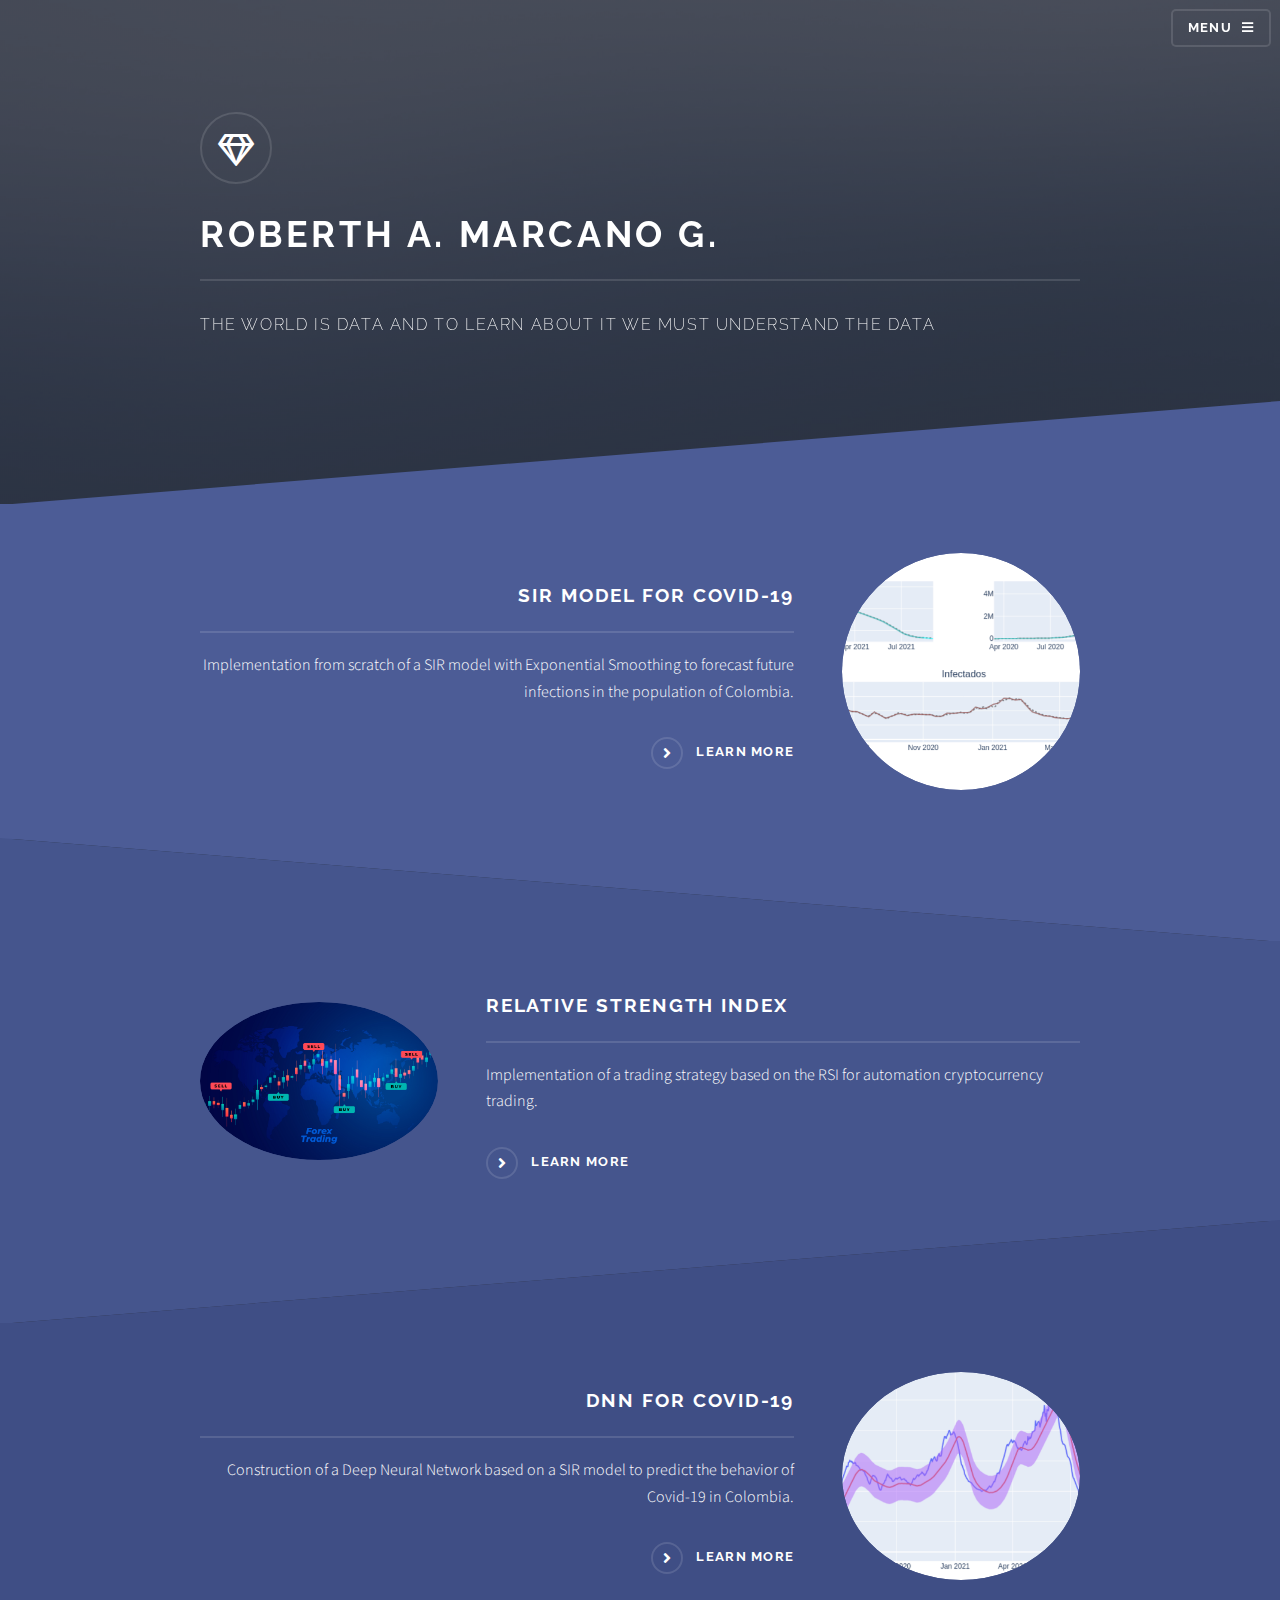
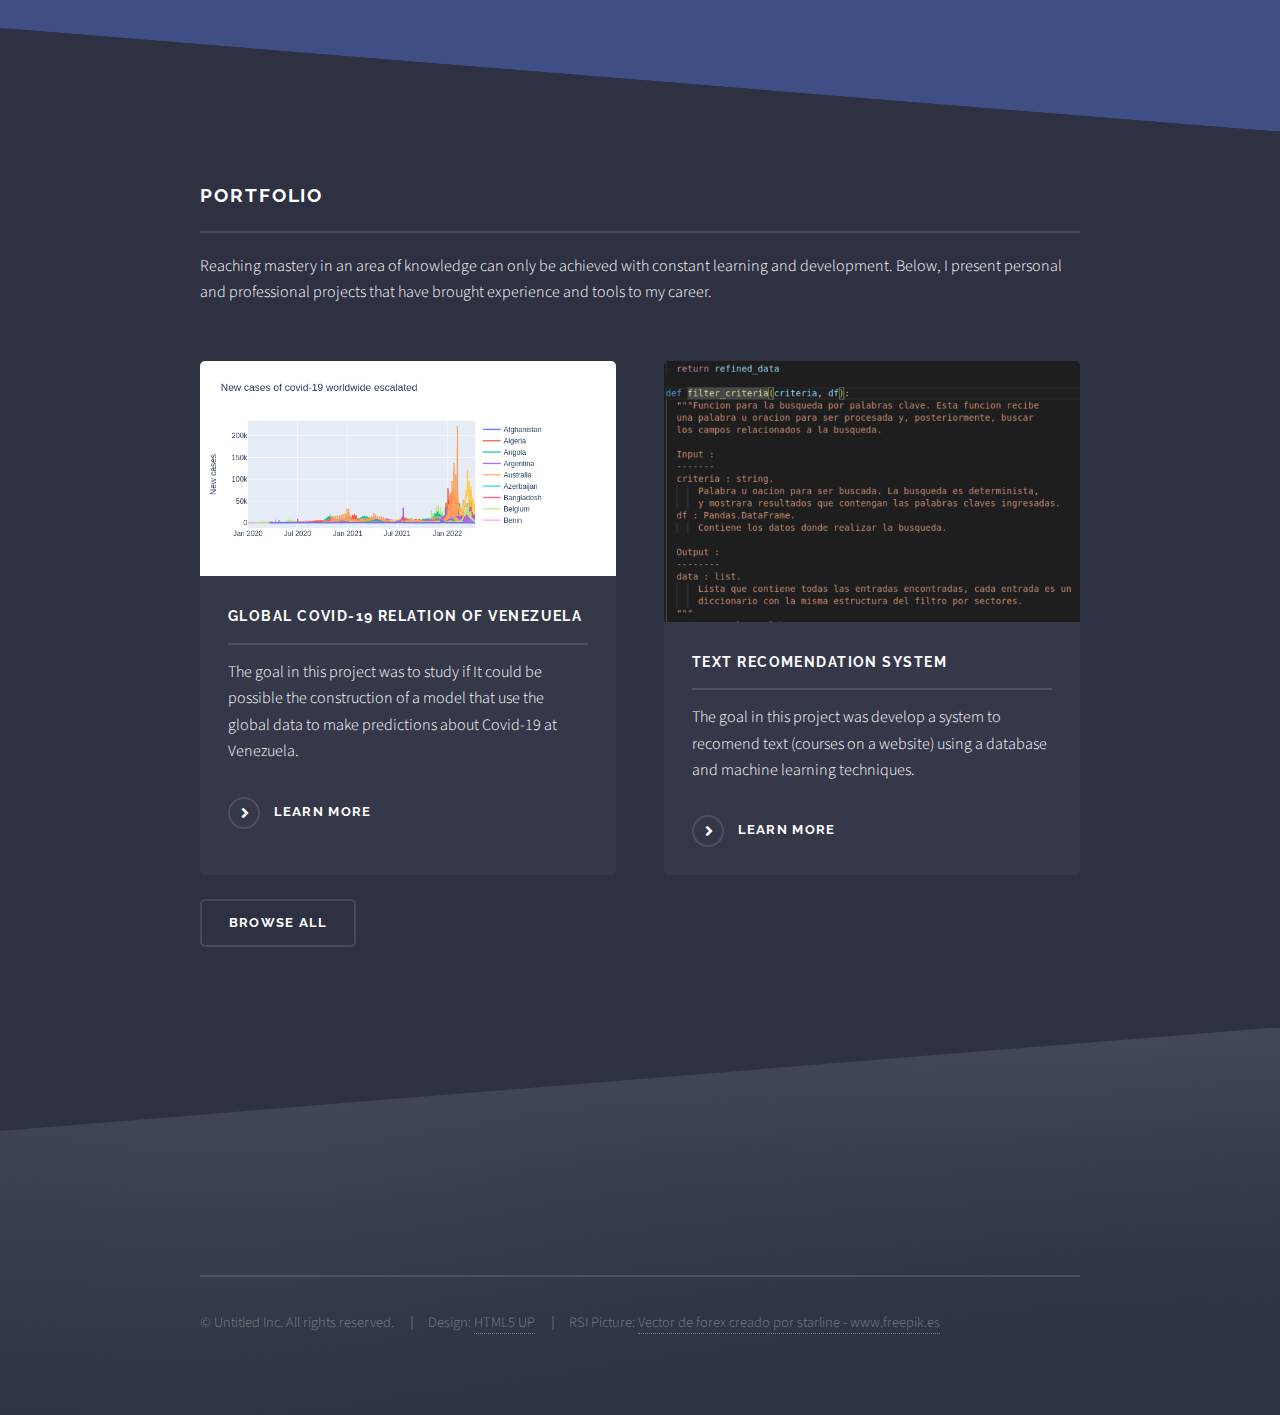
<file: index.html>
<!DOCTYPE HTML>
<!--
	Solid State by HTML5 UP
	html5up.net | @ajlkn
	Free for personal and commercial use under the CCA 3.0 license (html5up.net/license)
-->
<html>
	<head>
		<title>Roberth Marcano</title>
		<meta charset="utf-8" />
		<meta name="viewport" content="width=device-width, initial-scale=1, user-scalable=no" />
		<link rel="stylesheet" href="assets/css/main.css" />
		<noscript><link rel="stylesheet" href="assets/css/noscript.css" /></noscript>
	</head>
	<body class="is-preload">

		<!-- Page Wrapper -->
			<div id="page-wrapper">

				<!-- Header -->
					<header id="header" class="alt">
						<h1><a href="index.html">Home</a></h1>
						<nav>
							<a href="#menu">Menu</a>
						</nav>
					</header>

				<!-- Menu -->
					<nav id="menu">
						<div class="inner">
							<h2>Menu</h2>
							<ul class="links">
								<li><a href="index.html">Home</a></li>
								<li><a href="personal.html">Personal</a></li>
								<li><a href="profesional.html">Professional</a></li>
							</ul>
							<a href="#" class="close">Close</a>
						</div>
					</nav>

				<!-- Banner -->
					<section id="banner">
						<div class="inner">
							<div class="logo"><span class="icon fa-gem"></span></div>
							<h2>Roberth A. Marcano G.</h2>
							<p>The world is data and to learn about it we must understand the data</p>
						</div>
					</section>

				<!-- Wrapper -->
					<section id="wrapper">

						<!-- One -->
							<section id="one" class="wrapper spotlight style1">
								<div class="inner">
									<a href="sir_model.html" class="image"><img src="images/sir_model/1_cut.png" alt="" /></a>
									<div class="content">
										<h2 class="major">SIR model for Covid-19</h2>
										<p>Implementation from scratch of a SIR model with Exponential Smoothing to forecast 
											future infections in the population of Colombia. 
										</p>
										<a href="sir_model.html" class="special">Learn more</a>
									</div>
								</div>
							</section>

						<!-- Two -->
							<section id="two" class="wrapper alt spotlight style2">
								<div class="inner">
									<a href="rsi.html" class="image"><img src="images/rsi/SL_022321_41020_08.jpg" alt="" /></a>
									<div class="content">
										<h2 class="major">Relative Strength Index</h2>
										<p>Implementation of a trading strategy based on the RSI for automation
											cryptocurrency trading.
										</p>
										<a href="rsi.html" class="special">Learn more</a>
									</div>
								</div>
							</section>

						<!-- Three -->
							<section id="three" class="wrapper spotlight style3">
								<div class="inner">
									<a href="DNN.html" class="image"><img src="images/dnn/index_page.png" alt="" /></a>
									<div class="content">
										<h2 class="major">DNN for Covid-19</h2>
										<p>Construction of a Deep Neural Network based on a SIR model to predict
											 the behavior of Covid-19 in Colombia.</p>
										<a href="DNN.html" class="special">Learn more</a>
									</div>
								</div>
							</section>

						<!-- Four -->
							<section id="four" class="wrapper alt style1">
								<div class="inner">
									<h2 class="major">Portfolio</h2>
									<p>Reaching mastery in an area of knowledge can only be achieved with constant learning and development. 
										Below, I present personal and professional projects that have brought experience and tools to my career.
									</p>
									<section class="features">
										<article>
											<a href="global_respone_covid-19.html" class="image"><img src="images/Global_covid/1.png" alt="" /></a>
											<h3 class="major">Global Covid-19 relation of Venezuela</h3>
											<p>The goal in this project was to study if It could be possible the construction of a model
												that use the global data to make predictions about Covid-19 at Venezuela.
											</p>
											<a href="global_respone_covid-19.html" class="special">Learn more</a>
										</article>
										<article>
											<a href="ML_rec_text.html" class="image"><img src="images/text_rec_sys/criteria.png" alt="" /></a>
											<h3 class="major">Text Recomendation System</h3>
											<p>The goal in this project was develop a system to recomend text (courses
												on a website) using a database and machine learning techniques.</p>
											<a href="ML_rec_text.html" class="special">Learn more</a>
										</article>
										<!--<article>
											<a href="#" class="image"><img src="images/pic06.jpg" alt="" /></a>
											<h3 class="major">Project 3</h3>
											<p>Lorem ipsum dolor sit amet, consectetur adipiscing vehicula id nulla dignissim dapibus ultrices.</p>
											<a href="#" class="special">Learn more</a>
										</article>
										<article>
											<a href="#" class="image"><img src="images/pic07.jpg" alt="" /></a>
											<h3 class="major">Project 4</h3>
											<p>Lorem ipsum dolor sit amet, consectetur adipiscing vehicula id nulla dignissim dapibus ultrices.</p>
											<a href="#" class="special">Learn more</a>
										</article>
									</section>-->
									<ul class="actions">
										<li><a href="portfolio.html" class="button">Browse All</a></li>
									</ul>
								</div>
							</section>

					</section>

				<!-- Footer -->
					<section id="footer">
						<div class="inner">
							<!--
							<h2 class="major">Get in touch</h2>
							<p></p>
							<form method="post" action="mailto:marcanoroberth98@gmail.com">
								<div class="fields">
									<div class="field">
										<label for="name">Name</label>
										<input type="text" name="name" id="name" />
									</div>
									<div class="field">
										<label for="email">Email</label>
										<input type="email" name="email" id="email" />
									</div>
									<div class="field">
										<label for="message">Message</label>
										<textarea name="message" id="message" rows="4"></textarea>
									</div>
								</div>
								<ul class="actions">
									<li><input type="submit" value="Send Message" /></li>
								</ul>
							</form>
							<ul class="contact">
								<li class="icon solid fa-home">
									Untitled Inc<br />
									1234 Somewhere Road Suite #2894<br />
									Nashville, TN 00000-0000
								</li>
								<li class="icon solid fa-phone">(000) 000-0000</li>
								<li class="icon solid fa-envelope"><a href="#">marcanoroberth98@gmail.com</a></li>
								<li class="icon brands fa-twitter"><a href="#">twitter.com/untitled-tld</a></li>
								<li class="icon brands fa-facebook-f"><a href="#">facebook.com/untitled-tld</a></li>
								<li class="icon brands fa-instagram"><a href="#">instagram.com/untitled-tld</a></li>-->
							</ul>
							<ul class="copyright">
								<li>&copy; Untitled Inc. All rights reserved.</li>
								<li>Design: <a href="http://html5up.net">HTML5 UP</a></li>
								<li>RSI Picture: <a href="https://www.freepik.es/vectores/forex">Vector de forex creado por starline - www.freepik.es</a></li>
							</ul>
						</div>
					</section>

			</div>

		<!-- Scripts -->
			<script src="assets/js/jquery.min.js"></script>
			<script src="assets/js/jquery.scrollex.min.js"></script>
			<script src="assets/js/browser.min.js"></script>
			<script src="assets/js/breakpoints.min.js"></script>
			<script src="assets/js/util.js"></script>
			<script src="assets/js/main.js"></script>

	</body>
</html>
</file>
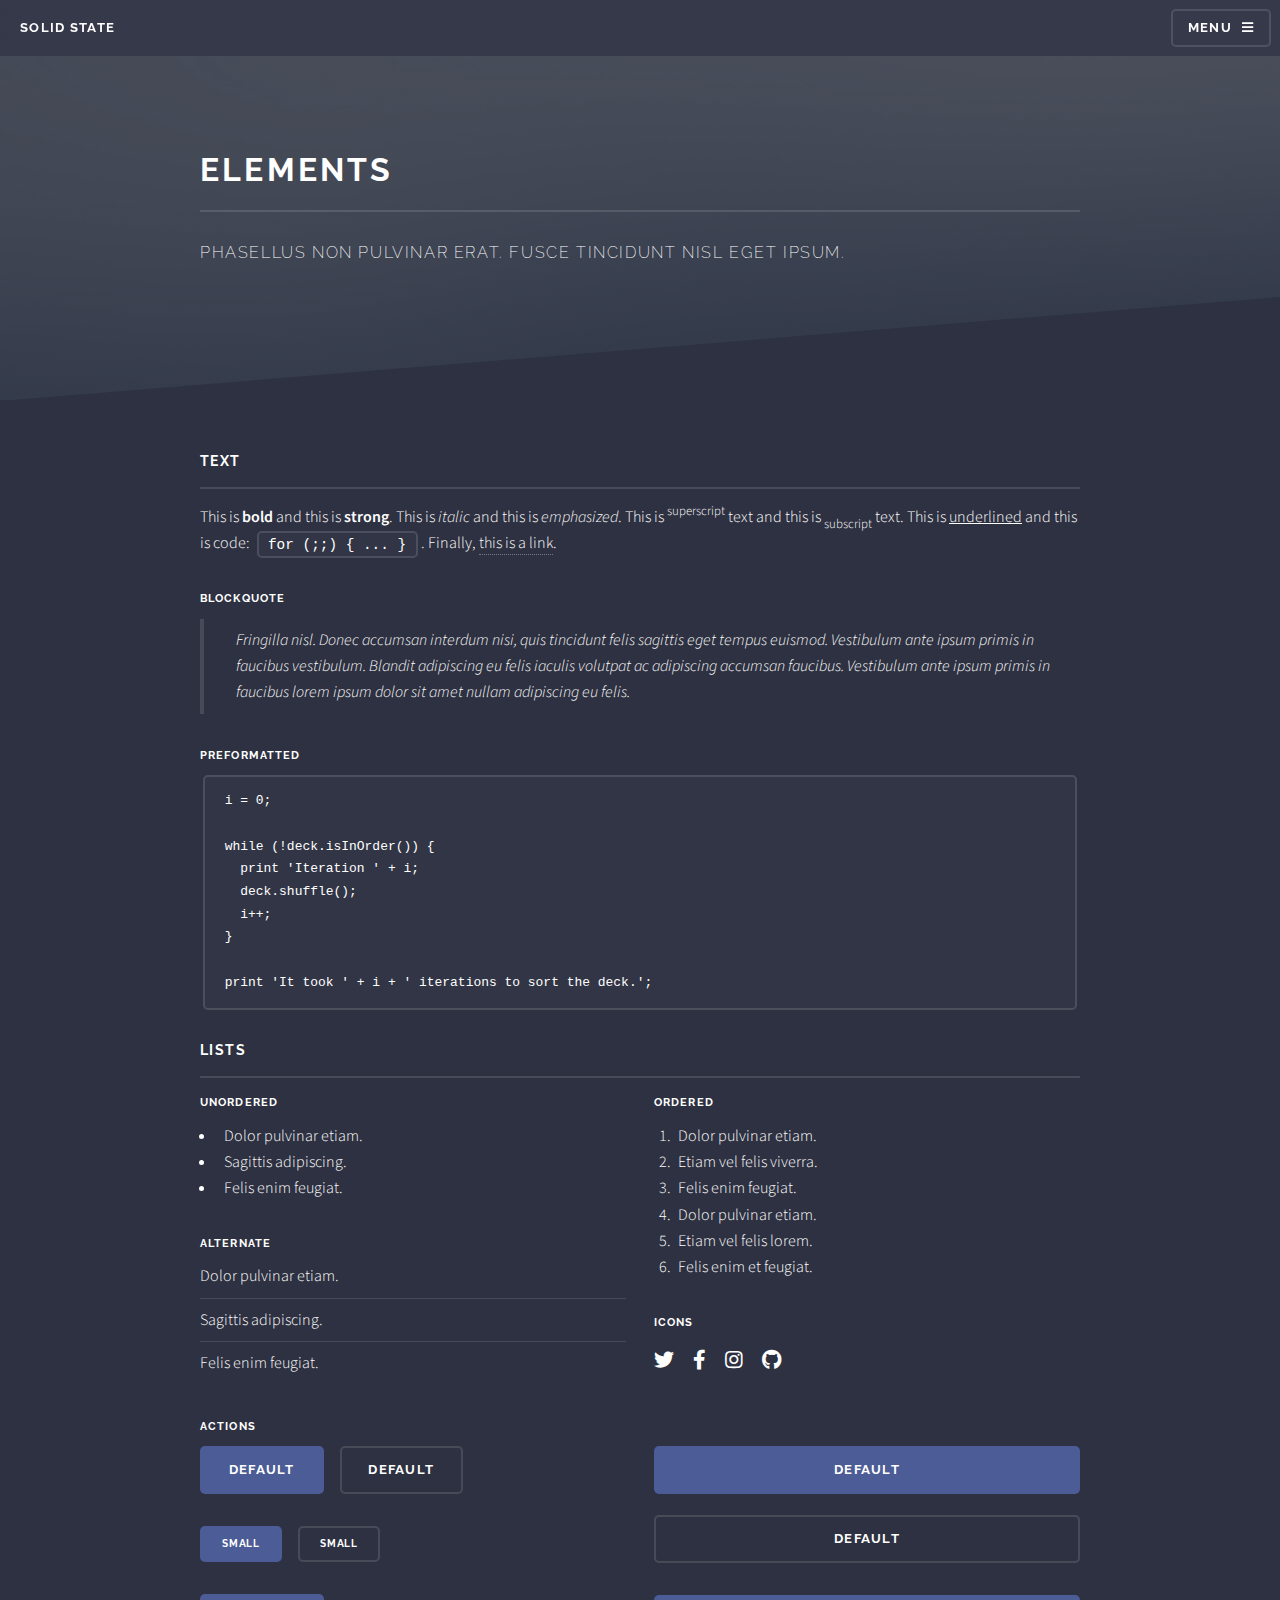
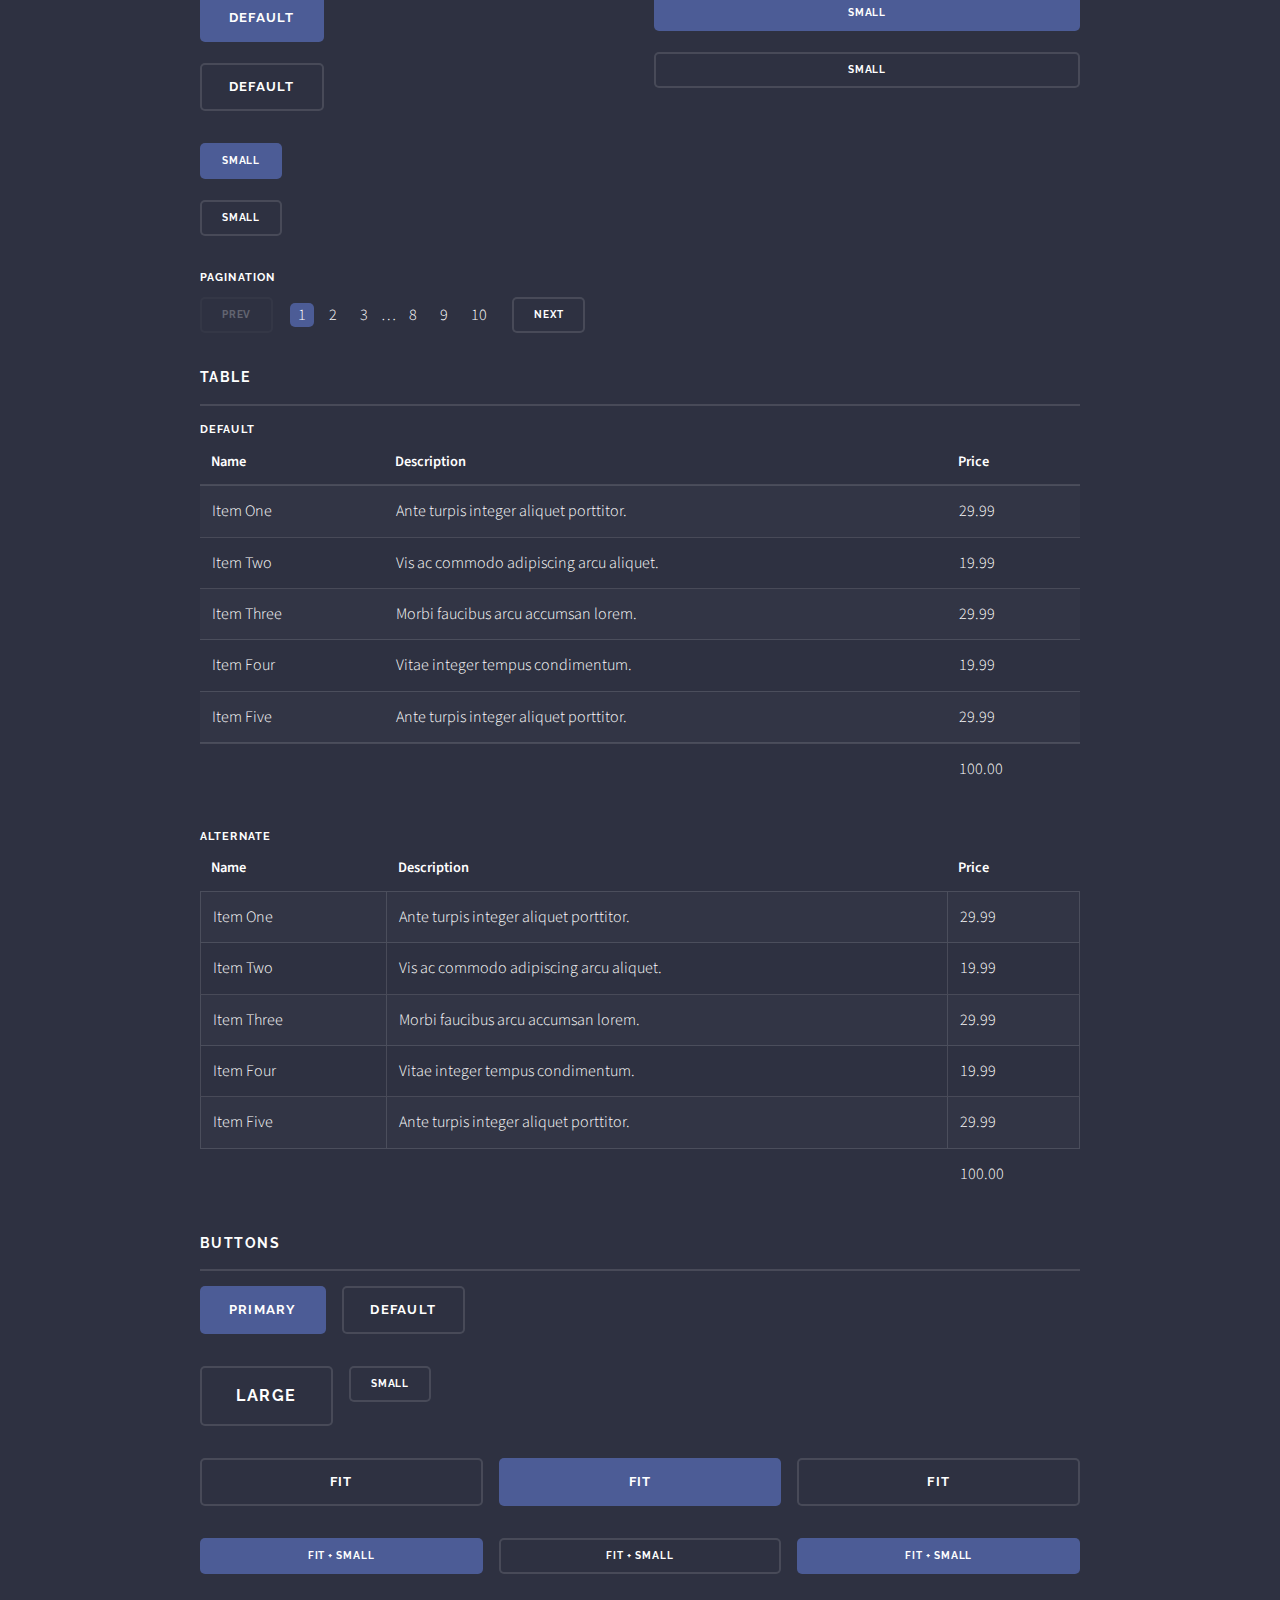
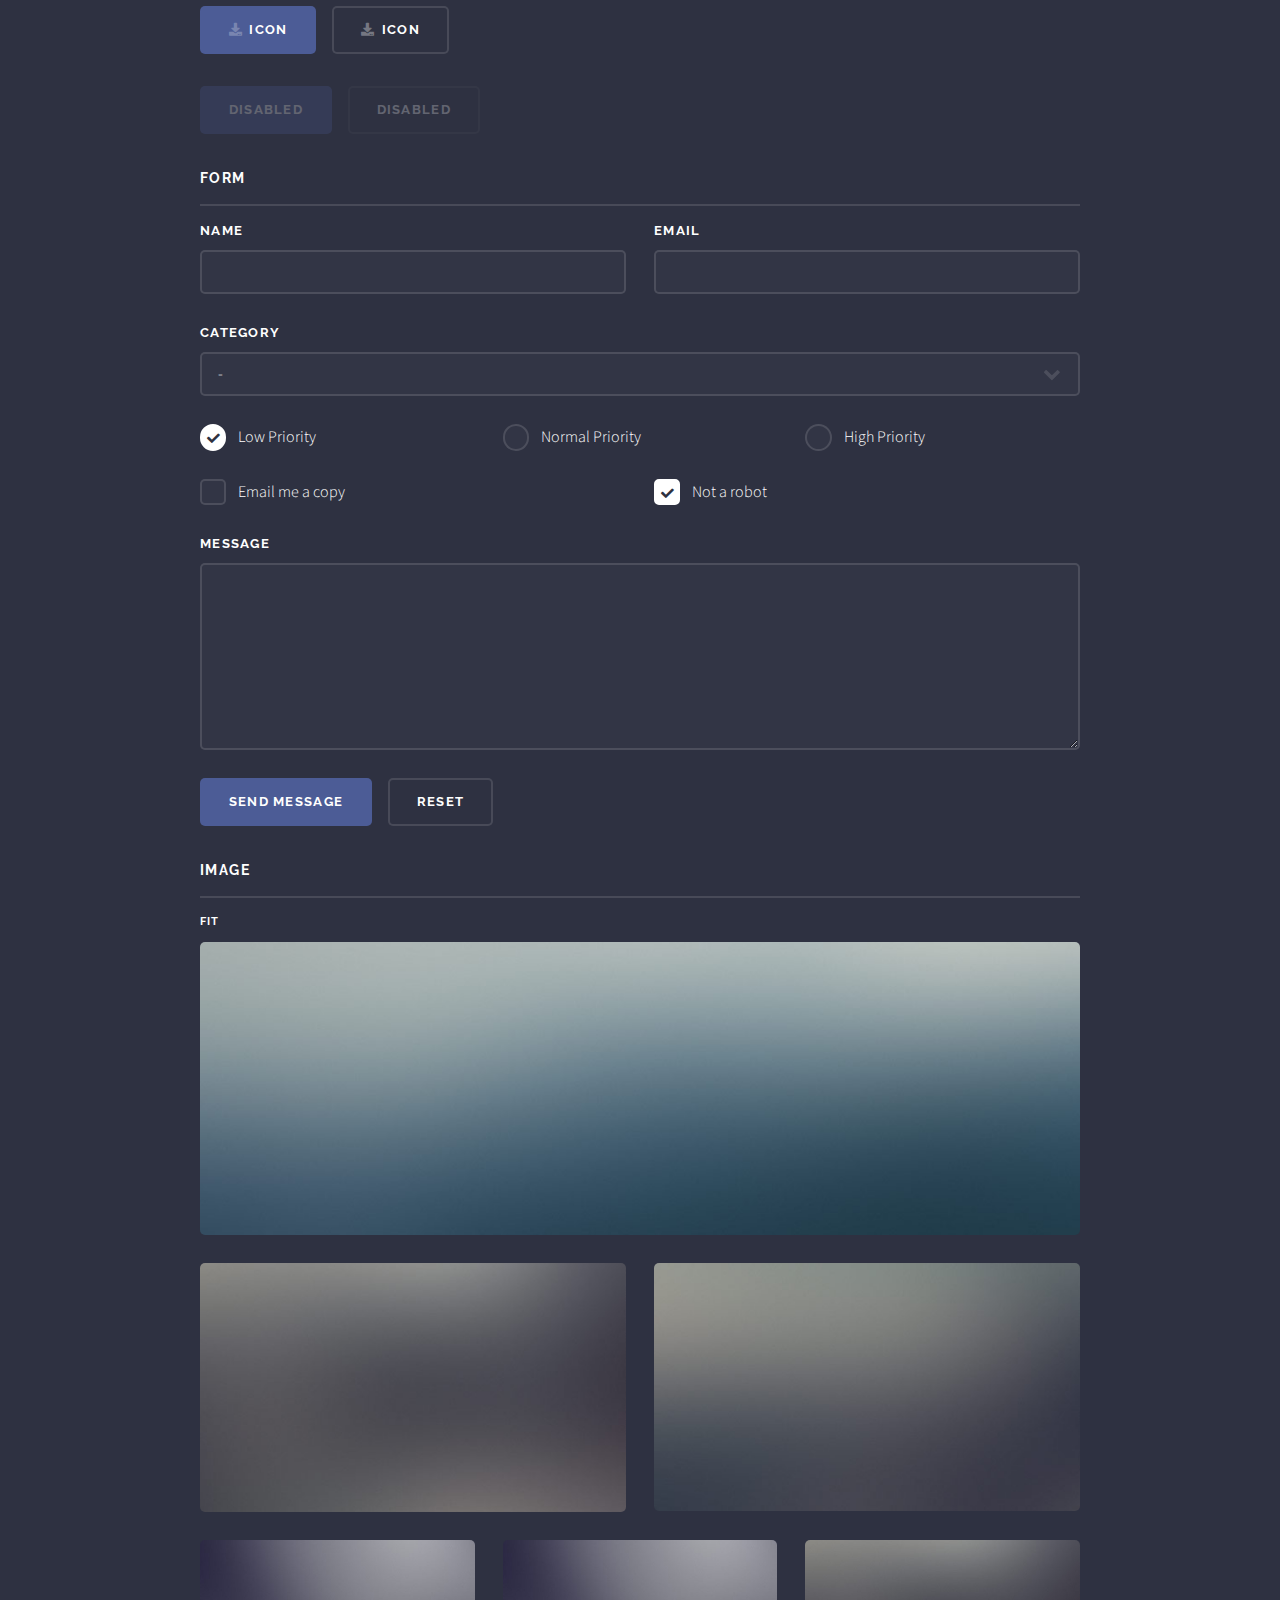
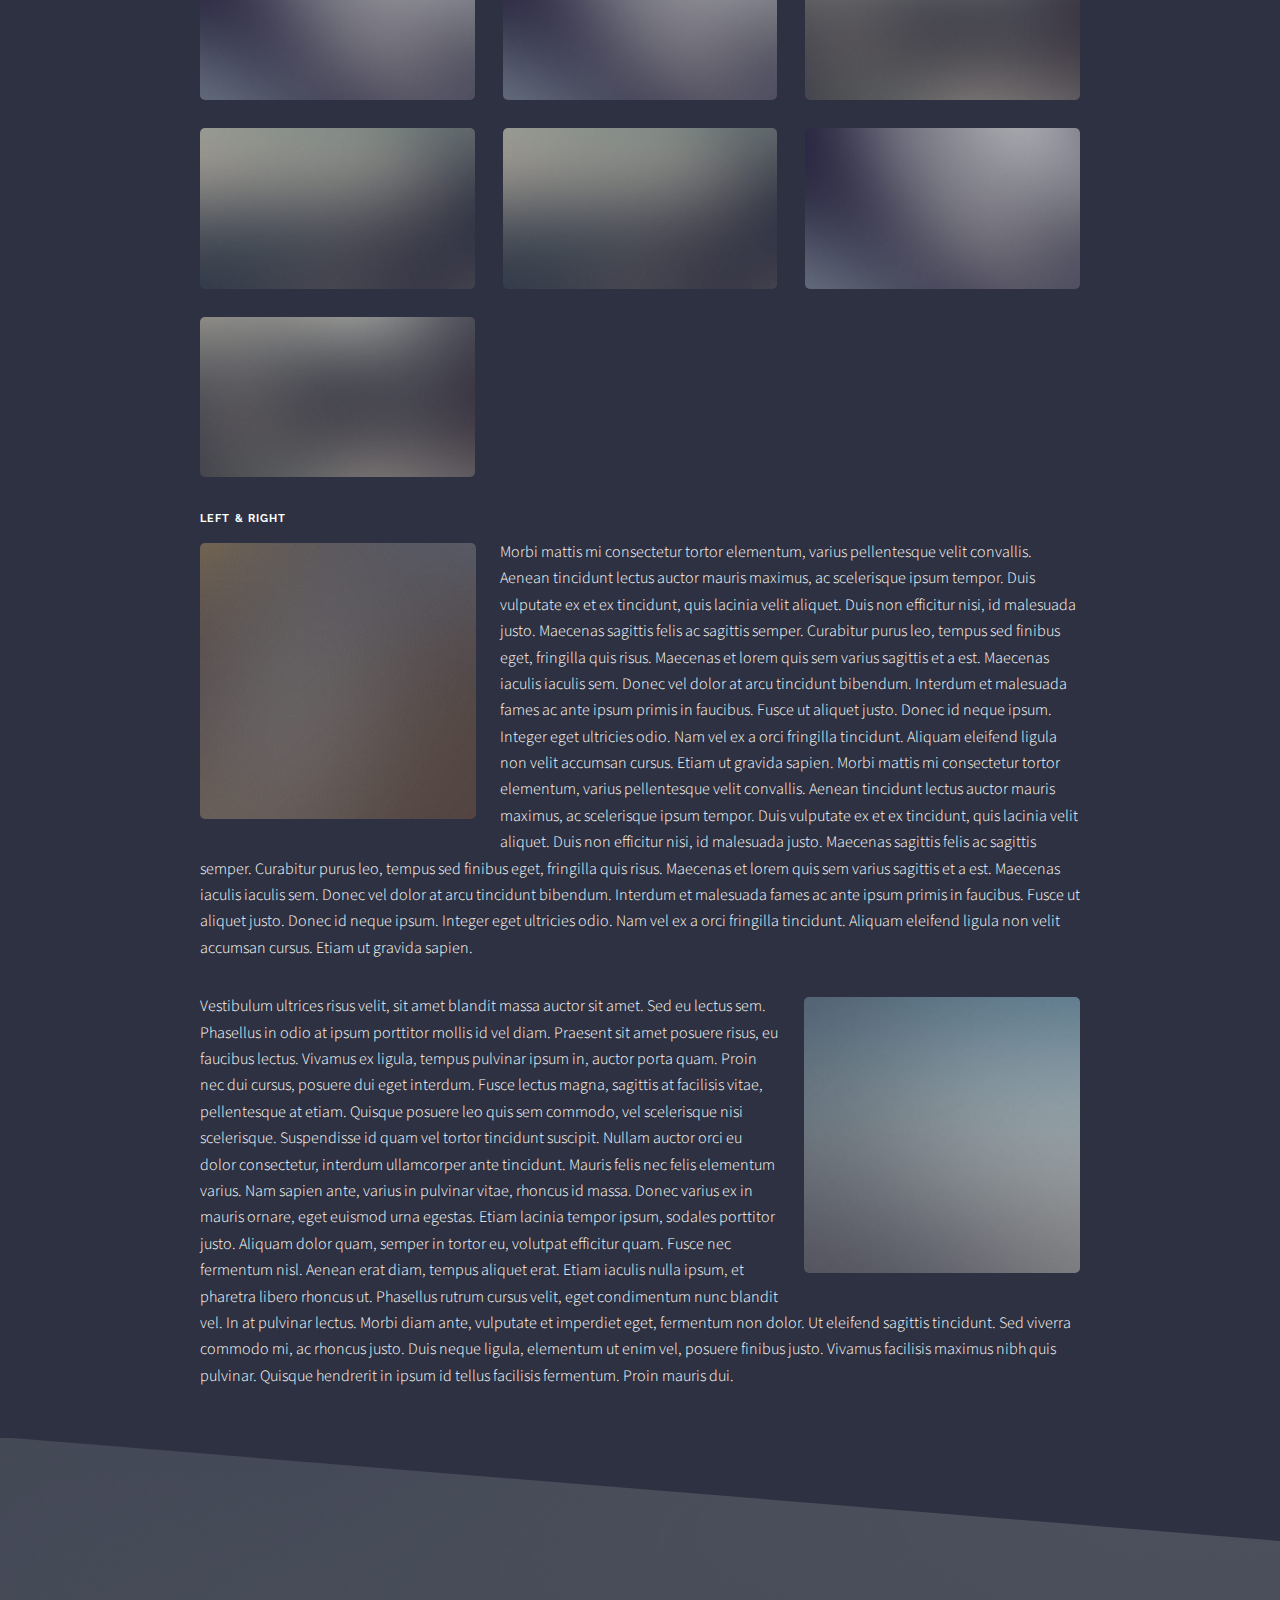
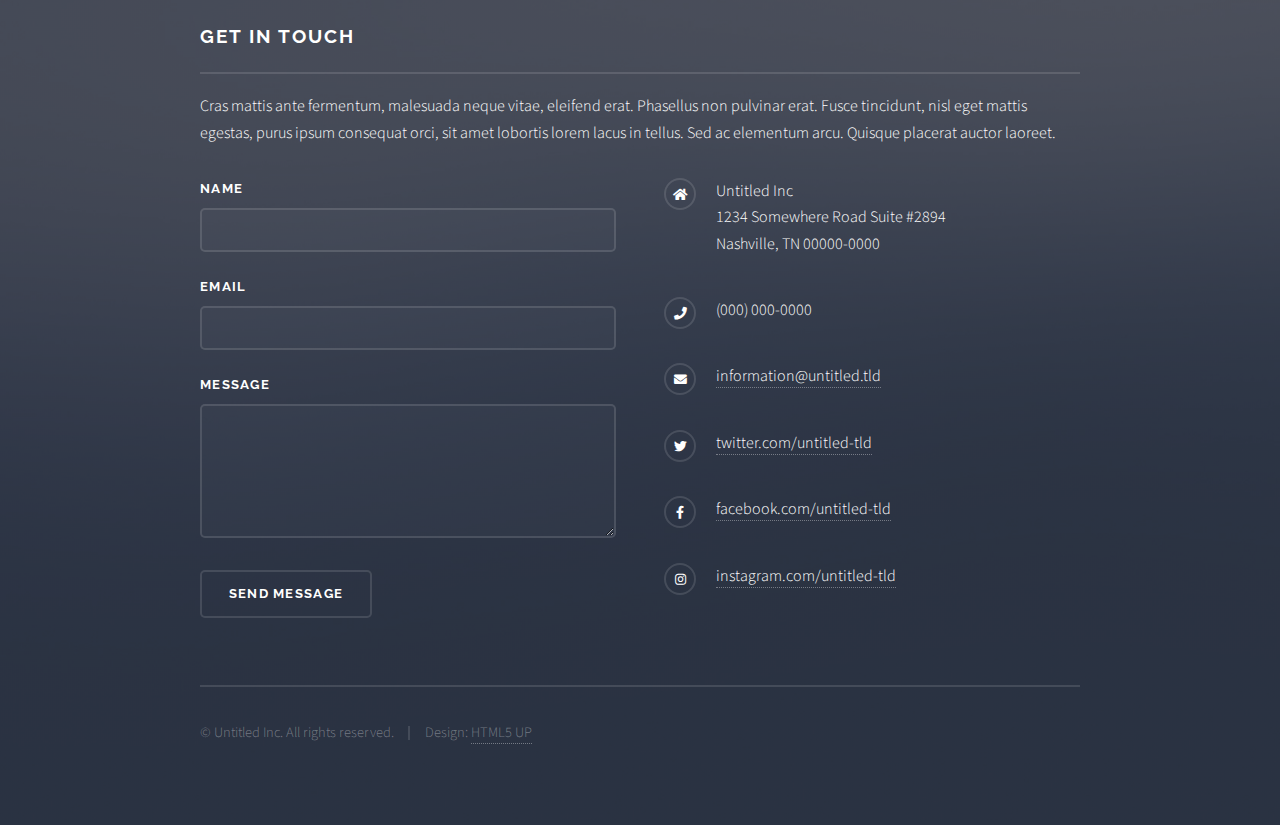
<file: elements.html>
<!DOCTYPE HTML>
<!--
	Solid State by HTML5 UP
	html5up.net | @ajlkn
	Free for personal and commercial use under the CCA 3.0 license (html5up.net/license)
-->
<html>
	<head>
		<title>Elements - Solid State by HTML5 UP</title>
		<meta charset="utf-8" />
		<meta name="viewport" content="width=device-width, initial-scale=1, user-scalable=no" />
		<link rel="stylesheet" href="assets/css/main.css" />
		<noscript><link rel="stylesheet" href="assets/css/noscript.css" /></noscript>
	</head>
	<body class="is-preload">

		<!-- Page Wrapper -->
			<div id="page-wrapper">

				<!-- Header -->
					<header id="header">
						<h1><a href="index.html">Solid State</a></h1>
						<nav>
							<a href="#menu">Menu</a>
						</nav>
					</header>

				<!-- Menu -->
					<nav id="menu">
						<div class="inner">
							<h2>Menu</h2>
							<ul class="links">
								<li><a href="index.html">Home</a></li>
								<li><a href="generic.html">Generic</a></li>
								<li><a href="elements.html">Elements</a></li>
								<li><a href="#">Log In</a></li>
								<li><a href="#">Sign Up</a></li>
							</ul>
							<a href="#" class="close">Close</a>
						</div>
					</nav>

				<!-- Wrapper -->
					<section id="wrapper">
						<header>
							<div class="inner">
								<h2>Elements</h2>
								<p>Phasellus non pulvinar erat. Fusce tincidunt nisl eget ipsum.</p>
							</div>
						</header>

						<!-- Content -->
							<div class="wrapper">
								<div class="inner">

									<section>
										<h3 class="major">Text</h3>
										<p>This is <b>bold</b> and this is <strong>strong</strong>. This is <i>italic</i> and this is <em>emphasized</em>.
										This is <sup>superscript</sup> text and this is <sub>subscript</sub> text.
										This is <u>underlined</u> and this is code: <code>for (;;) { ... }</code>. Finally, <a href="#">this is a link</a>.</p>
										<h4>Blockquote</h4>
										<blockquote>Fringilla nisl. Donec accumsan interdum nisi, quis tincidunt felis sagittis eget tempus euismod. Vestibulum ante ipsum primis in faucibus vestibulum. Blandit adipiscing eu felis iaculis volutpat ac adipiscing accumsan faucibus. Vestibulum ante ipsum primis in faucibus lorem ipsum dolor sit amet nullam adipiscing eu felis.</blockquote>
										<h4>Preformatted</h4>
										<pre><code>i = 0;

while (!deck.isInOrder()) {
  print 'Iteration ' + i;
  deck.shuffle();
  i++;
}

print 'It took ' + i + ' iterations to sort the deck.';</code></pre>
									</section>

									<section>
										<h3 class="major">Lists</h3>
										<div class="row">
											<div class="col-6 col-12-medium">
												<h4>Unordered</h4>
												<ul>
													<li>Dolor pulvinar etiam.</li>
													<li>Sagittis adipiscing.</li>
													<li>Felis enim feugiat.</li>
												</ul>
												<h4>Alternate</h4>
												<ul class="alt">
													<li>Dolor pulvinar etiam.</li>
													<li>Sagittis adipiscing.</li>
													<li>Felis enim feugiat.</li>
												</ul>
											</div>
											<div class="col-6 col-12-medium">
												<h4>Ordered</h4>
												<ol>
													<li>Dolor pulvinar etiam.</li>
													<li>Etiam vel felis viverra.</li>
													<li>Felis enim feugiat.</li>
													<li>Dolor pulvinar etiam.</li>
													<li>Etiam vel felis lorem.</li>
													<li>Felis enim et feugiat.</li>
												</ol>
												<h4>Icons</h4>
												<ul class="icons">
													<li><a href="#" class="icon brands fa-twitter"><span class="label">Twitter</span></a></li>
													<li><a href="#" class="icon brands fa-facebook-f"><span class="label">Facebook</span></a></li>
													<li><a href="#" class="icon brands fa-instagram"><span class="label">Instagram</span></a></li>
													<li><a href="#" class="icon brands fa-github"><span class="label">Github</span></a></li>
												</ul>
											</div>
										</div>
										<h4>Actions</h4>
										<div class="row">
											<div class="col-6 col-12-medium">
												<ul class="actions">
													<li><a href="#" class="button primary">Default</a></li>
													<li><a href="#" class="button">Default</a></li>
												</ul>
												<ul class="actions small">
													<li><a href="#" class="button primary small">Small</a></li>
													<li><a href="#" class="button small">Small</a></li>
												</ul>
												<ul class="actions stacked">
													<li><a href="#" class="button primary">Default</a></li>
													<li><a href="#" class="button">Default</a></li>
												</ul>
												<ul class="actions stacked small">
													<li><a href="#" class="button primary small">Small</a></li>
													<li><a href="#" class="button small">Small</a></li>
												</ul>
											</div>
											<div class="col-6 col-12-medium">
												<ul class="actions stacked">
													<li><a href="#" class="button primary fit">Default</a></li>
													<li><a href="#" class="button fit">Default</a></li>
												</ul>
												<ul class="actions stacked small">
													<li><a href="#" class="button primary small fit">Small</a></li>
													<li><a href="#" class="button small fit">Small</a></li>
												</ul>
											</div>
										</div>
										<h4>Pagination</h4>
										<ul class="pagination">
											<li><span class="button small disabled">Prev</span></li>
											<li><a href="#" class="page active">1</a></li>
											<li><a href="#" class="page">2</a></li>
											<li><a href="#" class="page">3</a></li>
											<li><span>&hellip;</span></li>
											<li><a href="#" class="page">8</a></li>
											<li><a href="#" class="page">9</a></li>
											<li><a href="#" class="page">10</a></li>
											<li><a href="#" class="button small">Next</a></li>
										</ul>
									</section>

									<section>
										<h3 class="major">Table</h3>
										<h4>Default</h4>
										<div class="table-wrapper">
											<table>
												<thead>
													<tr>
														<th>Name</th>
														<th>Description</th>
														<th>Price</th>
													</tr>
												</thead>
												<tbody>
													<tr>
														<td>Item One</td>
														<td>Ante turpis integer aliquet porttitor.</td>
														<td>29.99</td>
													</tr>
													<tr>
														<td>Item Two</td>
														<td>Vis ac commodo adipiscing arcu aliquet.</td>
														<td>19.99</td>
													</tr>
													<tr>
														<td>Item Three</td>
														<td> Morbi faucibus arcu accumsan lorem.</td>
														<td>29.99</td>
													</tr>
													<tr>
														<td>Item Four</td>
														<td>Vitae integer tempus condimentum.</td>
														<td>19.99</td>
													</tr>
													<tr>
														<td>Item Five</td>
														<td>Ante turpis integer aliquet porttitor.</td>
														<td>29.99</td>
													</tr>
												</tbody>
												<tfoot>
													<tr>
														<td colspan="2"></td>
														<td>100.00</td>
													</tr>
												</tfoot>
											</table>
										</div>

										<h4>Alternate</h4>
										<div class="table-wrapper">
											<table class="alt">
												<thead>
													<tr>
														<th>Name</th>
														<th>Description</th>
														<th>Price</th>
													</tr>
												</thead>
												<tbody>
													<tr>
														<td>Item One</td>
														<td>Ante turpis integer aliquet porttitor.</td>
														<td>29.99</td>
													</tr>
													<tr>
														<td>Item Two</td>
														<td>Vis ac commodo adipiscing arcu aliquet.</td>
														<td>19.99</td>
													</tr>
													<tr>
														<td>Item Three</td>
														<td> Morbi faucibus arcu accumsan lorem.</td>
														<td>29.99</td>
													</tr>
													<tr>
														<td>Item Four</td>
														<td>Vitae integer tempus condimentum.</td>
														<td>19.99</td>
													</tr>
													<tr>
														<td>Item Five</td>
														<td>Ante turpis integer aliquet porttitor.</td>
														<td>29.99</td>
													</tr>
												</tbody>
												<tfoot>
													<tr>
														<td colspan="2"></td>
														<td>100.00</td>
													</tr>
												</tfoot>
											</table>
										</div>
									</section>

									<section>
										<h3 class="major">Buttons</h3>
										<ul class="actions">
											<li><a href="#" class="button primary">Primary</a></li>
											<li><a href="#" class="button">Default</a></li>
										</ul>
										<ul class="actions">
											<li><a href="#" class="button large">Large</a></li>
											<li><a href="#" class="button small">Small</a></li>
										</ul>
										<ul class="actions fit">
											<li><a href="#" class="button fit">Fit</a></li>
											<li><a href="#" class="button primary fit">Fit</a></li>
											<li><a href="#" class="button fit">Fit</a></li>
										</ul>
										<ul class="actions fit small">
											<li><a href="#" class="button primary fit small">Fit + Small</a></li>
											<li><a href="#" class="button fit small">Fit + Small</a></li>
											<li><a href="#" class="button primary fit small">Fit + Small</a></li>
										</ul>
										<ul class="actions">
											<li><a href="#" class="button primary icon solid fa-download">Icon</a></li>
											<li><a href="#" class="button icon solid fa-download">Icon</a></li>
										</ul>
										<ul class="actions">
											<li><span class="button primary disabled">Disabled</span></li>
											<li><span class="button disabled">Disabled</span></li>
										</ul>
									</section>

									<section>
										<h3 class="major">Form</h3>
										<form method="post" action="#">
											<div class="row gtr-uniform">
												<div class="col-6 col-12-xsmall">
													<label for="demo-name">Name</label>
													<input type="text" name="demo-name" id="demo-name" value="" />
												</div>
												<div class="col-6 col-12-xsmall">
													<label for="demo-email">Email</label>
													<input type="email" name="demo-email" id="demo-email" value="" />
												</div>
												<div class="col-12">
													<label for="demo-category">Category</label>
													<select name="demo-category" id="demo-category">
														<option value="">-</option>
														<option value="1">Manufacturing</option>
														<option value="1">Shipping</option>
														<option value="1">Administration</option>
														<option value="1">Human Resources</option>
													</select>
												</div>
												<div class="col-4 col-12-small">
													<input type="radio" id="demo-priority-low" name="demo-priority" checked>
													<label for="demo-priority-low">Low Priority</label>
												</div>
												<div class="col-4 col-12-small">
													<input type="radio" id="demo-priority-normal" name="demo-priority">
													<label for="demo-priority-normal">Normal Priority</label>
												</div>
												<div class="col-4 col-12-small">
													<input type="radio" id="demo-priority-high" name="demo-priority">
													<label for="demo-priority-high">High Priority</label>
												</div>
												<div class="col-6 col-12-small">
													<input type="checkbox" id="demo-copy" name="demo-copy">
													<label for="demo-copy">Email me a copy</label>
												</div>
												<div class="col-6 col-12-small">
													<input type="checkbox" id="demo-human" name="demo-human" checked>
													<label for="demo-human">Not a robot</label>
												</div>
												<div class="col-12">
													<label for="demo-message">Message</label>
													<textarea name="demo-message" id="demo-message" rows="6"></textarea>
												</div>
												<div class="col-12">
													<ul class="actions">
														<li><input type="submit" value="Send Message" class="primary" /></li>
														<li><input type="reset" value="Reset" /></li>
													</ul>
												</div>
											</div>
										</form>
									</section>

									<section>
										<h3 class="major">Image</h3>
										<h4>Fit</h4>
										<div class="box alt">
											<div class="row gtr-uniform">
												<div class="col-12"><span class="image fit"><img src="images/pic08.jpg" alt="" /></span></div>
												<div class="col-6"><span class="image fit"><img src="images/pic05.jpg" alt="" /></span></div>
												<div class="col-6"><span class="image fit"><img src="images/pic06.jpg" alt="" /></span></div>
												<div class="col-4"><span class="image fit"><img src="images/pic07.jpg" alt="" /></span></div>
												<div class="col-4"><span class="image fit"><img src="images/pic07.jpg" alt="" /></span></div>
												<div class="col-4"><span class="image fit"><img src="images/pic05.jpg" alt="" /></span></div>
												<div class="col-4"><span class="image fit"><img src="images/pic06.jpg" alt="" /></span></div>
												<div class="col-4"><span class="image fit"><img src="images/pic06.jpg" alt="" /></span></div>
												<div class="col-4"><span class="image fit"><img src="images/pic07.jpg" alt="" /></span></div>
												<div class="col-4"><span class="image fit"><img src="images/pic05.jpg" alt="" /></span></div>
											</div>
										</div>
										<h4>Left &amp; Right</h4>
										<p><span class="image left"><img src="images/pic01.jpg" alt="" /></span>Morbi mattis mi consectetur tortor elementum, varius pellentesque velit convallis. Aenean tincidunt lectus auctor mauris maximus, ac scelerisque ipsum tempor. Duis vulputate ex et ex tincidunt, quis lacinia velit aliquet. Duis non efficitur nisi, id malesuada justo. Maecenas sagittis felis ac sagittis semper. Curabitur purus leo, tempus sed finibus eget, fringilla quis risus. Maecenas et lorem quis sem varius sagittis et a est. Maecenas iaculis iaculis sem. Donec vel dolor at arcu tincidunt bibendum. Interdum et malesuada fames ac ante ipsum primis in faucibus. Fusce ut aliquet justo. Donec id neque ipsum. Integer eget ultricies odio. Nam vel ex a orci fringilla tincidunt. Aliquam eleifend ligula non velit accumsan cursus. Etiam ut gravida sapien. Morbi mattis mi consectetur tortor elementum, varius pellentesque velit convallis. Aenean tincidunt lectus auctor mauris maximus, ac scelerisque ipsum tempor. Duis vulputate ex et ex tincidunt, quis lacinia velit aliquet. Duis non efficitur nisi, id malesuada justo. Maecenas sagittis felis ac sagittis semper. Curabitur purus leo, tempus sed finibus eget, fringilla quis risus. Maecenas et lorem quis sem varius sagittis et a est. Maecenas iaculis iaculis sem. Donec vel dolor at arcu tincidunt bibendum. Interdum et malesuada fames ac ante ipsum primis in faucibus. Fusce ut aliquet justo. Donec id neque ipsum. Integer eget ultricies odio. Nam vel ex a orci fringilla tincidunt. Aliquam eleifend ligula non velit accumsan cursus. Etiam ut gravida sapien.</p>
										<p><span class="image right"><img src="images/pic02.jpg" alt="" /></span>Vestibulum ultrices risus velit, sit amet blandit massa auctor sit amet. Sed eu lectus sem. Phasellus in odio at ipsum porttitor mollis id vel diam. Praesent sit amet posuere risus, eu faucibus lectus. Vivamus ex ligula, tempus pulvinar ipsum in, auctor porta quam. Proin nec dui cursus, posuere dui eget interdum. Fusce lectus magna, sagittis at facilisis vitae, pellentesque at etiam. Quisque posuere leo quis sem commodo, vel scelerisque nisi scelerisque. Suspendisse id quam vel tortor tincidunt suscipit. Nullam auctor orci eu dolor consectetur, interdum ullamcorper ante tincidunt. Mauris felis nec felis elementum varius. Nam sapien ante, varius in pulvinar vitae, rhoncus id massa. Donec varius ex in mauris ornare, eget euismod urna egestas. Etiam lacinia tempor ipsum, sodales porttitor justo. Aliquam dolor quam, semper in tortor eu, volutpat efficitur quam. Fusce nec fermentum nisl. Aenean erat diam, tempus aliquet erat. Etiam iaculis nulla ipsum, et pharetra libero rhoncus ut. Phasellus rutrum cursus velit, eget condimentum nunc blandit vel. In at pulvinar lectus. Morbi diam ante, vulputate et imperdiet eget, fermentum non dolor. Ut eleifend sagittis tincidunt. Sed viverra commodo mi, ac rhoncus justo. Duis neque ligula, elementum ut enim vel, posuere finibus justo. Vivamus facilisis maximus nibh quis pulvinar. Quisque hendrerit in ipsum id tellus facilisis fermentum. Proin mauris dui.</p>
									</section>

								</div>
							</div>

					</section>

				<!-- Footer -->
					<section id="footer">
						<div class="inner">
							<h2 class="major">Get in touch</h2>
							<p>Cras mattis ante fermentum, malesuada neque vitae, eleifend erat. Phasellus non pulvinar erat. Fusce tincidunt, nisl eget mattis egestas, purus ipsum consequat orci, sit amet lobortis lorem lacus in tellus. Sed ac elementum arcu. Quisque placerat auctor laoreet.</p>
							<form method="post" action="#">
								<div class="fields">
									<div class="field">
										<label for="name">Name</label>
										<input type="text" name="name" id="name" />
									</div>
									<div class="field">
										<label for="email">Email</label>
										<input type="email" name="email" id="email" />
									</div>
									<div class="field">
										<label for="message">Message</label>
										<textarea name="message" id="message" rows="4"></textarea>
									</div>
								</div>
								<ul class="actions">
									<li><input type="submit" value="Send Message" /></li>
								</ul>
							</form>
							<ul class="contact">
								<li class="icon solid fa-home">
									Untitled Inc<br />
									1234 Somewhere Road Suite #2894<br />
									Nashville, TN 00000-0000
								</li>
								<li class="icon solid fa-phone">(000) 000-0000</li>
								<li class="icon solid fa-envelope"><a href="#">information@untitled.tld</a></li>
								<li class="icon brands fa-twitter"><a href="#">twitter.com/untitled-tld</a></li>
								<li class="icon brands fa-facebook-f"><a href="#">facebook.com/untitled-tld</a></li>
								<li class="icon brands fa-instagram"><a href="#">instagram.com/untitled-tld</a></li>
							</ul>
							<ul class="copyright">
								<li>&copy; Untitled Inc. All rights reserved.</li><li>Design: <a href="http://html5up.net">HTML5 UP</a></li>
							</ul>
						</div>
					</section>

			</div>

		<!-- Scripts -->
			<script src="assets/js/jquery.min.js"></script>
			<script src="assets/js/jquery.scrollex.min.js"></script>
			<script src="assets/js/browser.min.js"></script>
			<script src="assets/js/breakpoints.min.js"></script>
			<script src="assets/js/util.js"></script>
			<script src="assets/js/main.js"></script>

	</body>
</html>
</file>
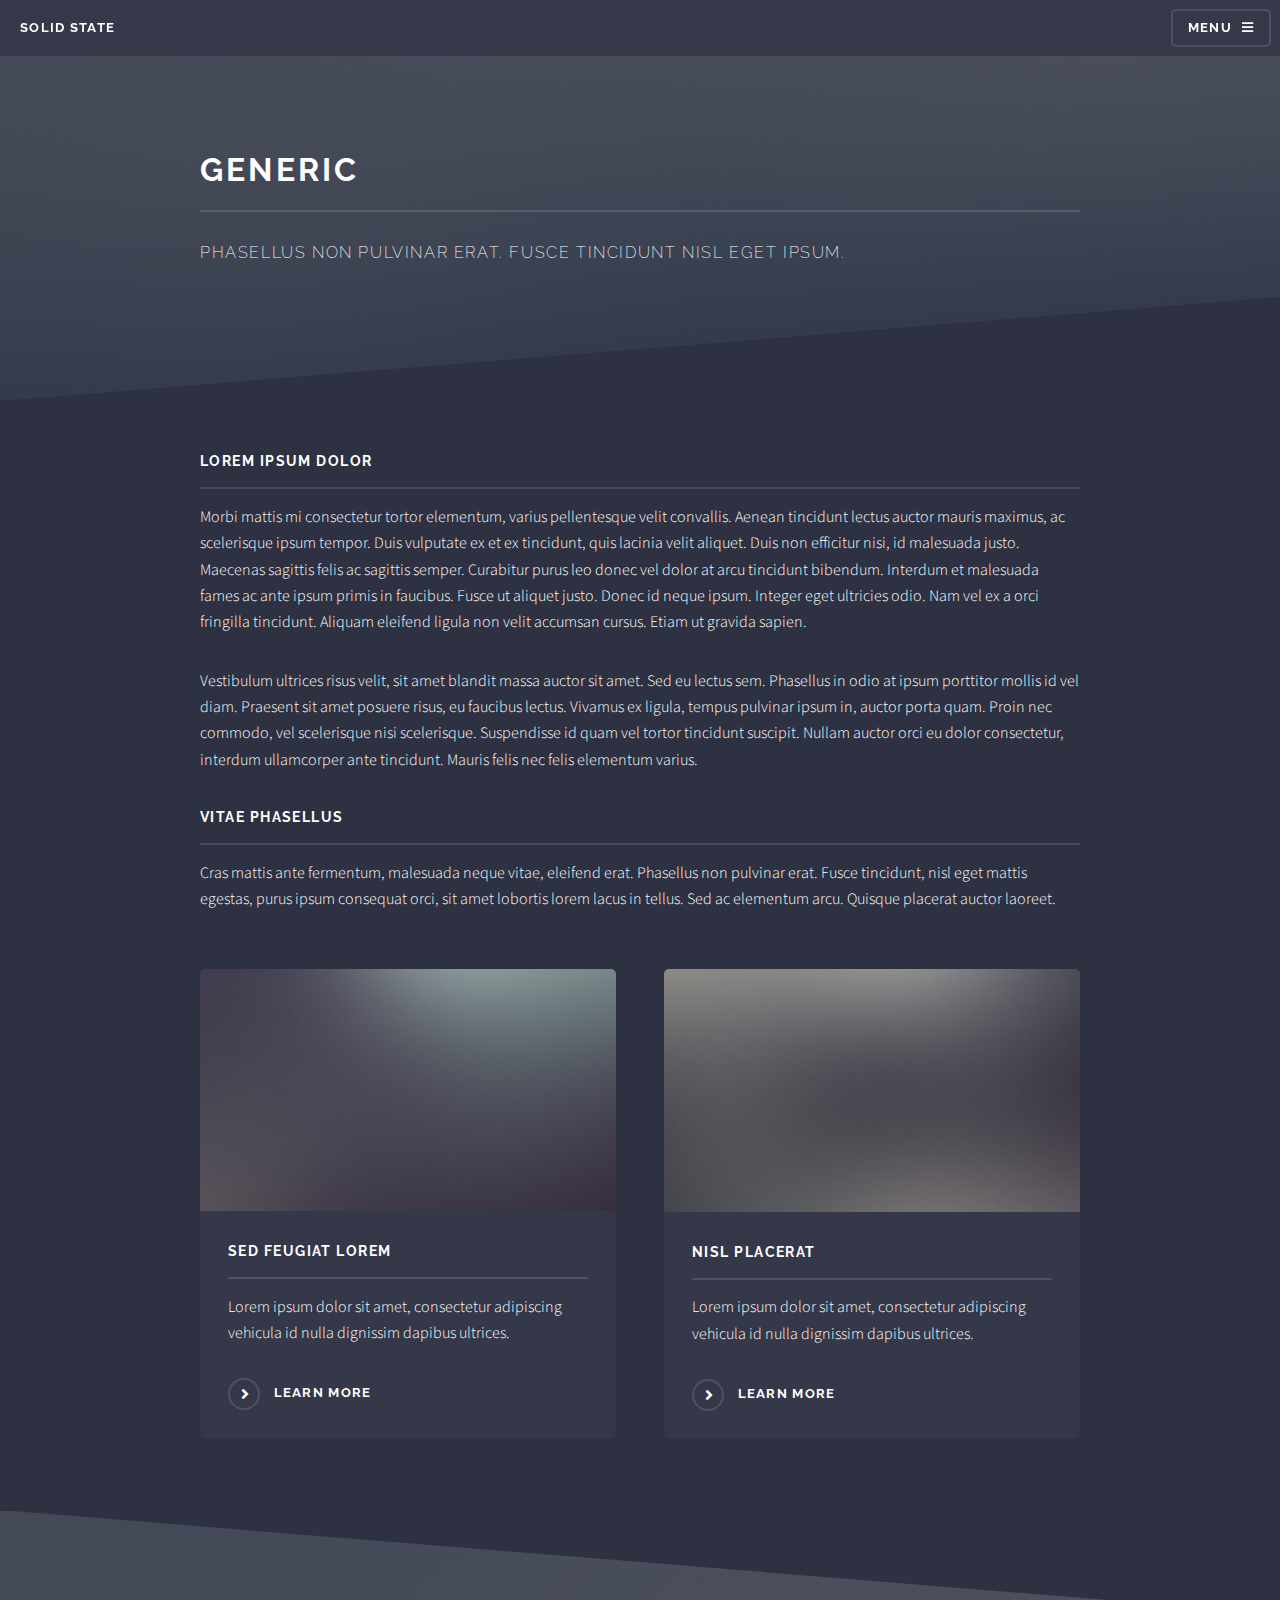
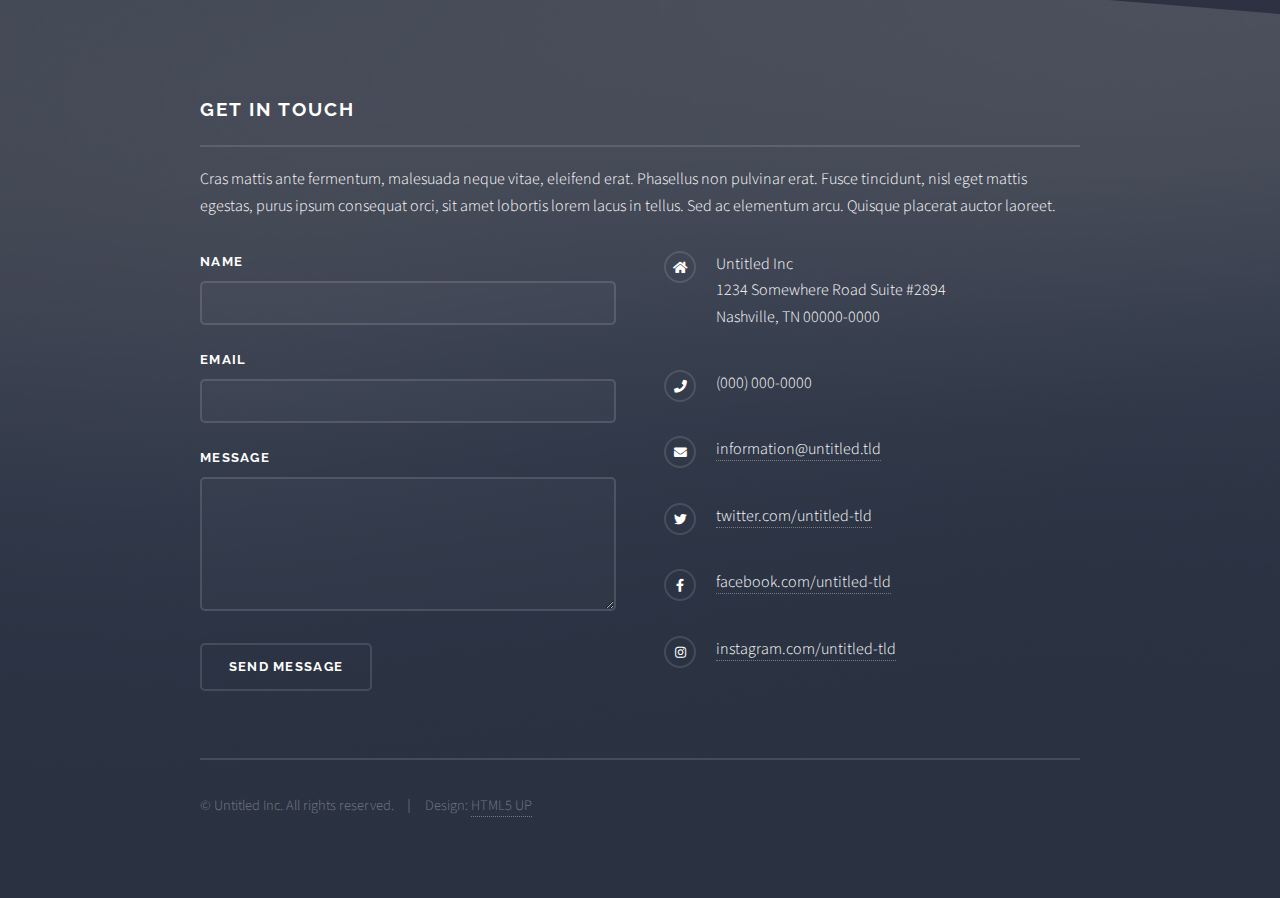
<file: generic.html>
<!DOCTYPE HTML>
<!--
	Solid State by HTML5 UP
	html5up.net | @ajlkn
	Free for personal and commercial use under the CCA 3.0 license (html5up.net/license)
-->
<html>
	<head>
		<title>Generic - Solid State by HTML5 UP</title>
		<meta charset="utf-8" />
		<meta name="viewport" content="width=device-width, initial-scale=1, user-scalable=no" />
		<link rel="stylesheet" href="assets/css/main.css" />
		<noscript><link rel="stylesheet" href="assets/css/noscript.css" /></noscript>
	</head>
	<body class="is-preload">

		<!-- Page Wrapper -->
			<div id="page-wrapper">

				<!-- Header -->
					<header id="header">
						<h1><a href="index.html">Solid State</a></h1>
						<nav>
							<a href="#menu">Menu</a>
						</nav>
					</header>

				<!-- Menu -->
					<nav id="menu">
						<div class="inner">
							<h2>Menu</h2>
							<ul class="links">
								<li><a href="index.html">Home</a></li>
								<li><a href="generic.html">Generic</a></li>
								<li><a href="elements.html">Elements</a></li>
								<li><a href="#">Log In</a></li>
								<li><a href="#">Sign Up</a></li>
							</ul>
							<a href="#" class="close">Close</a>
						</div>
					</nav>

				<!-- Wrapper -->
					<section id="wrapper">
						<header>
							<div class="inner">
								<h2>Generic</h2>
								<p>Phasellus non pulvinar erat. Fusce tincidunt nisl eget ipsum.</p>
							</div>
						</header>

						<!-- Content -->
							<div class="wrapper">
								<div class="inner">

									<h3 class="major">Lorem ipsum dolor</h3>
									<p>Morbi mattis mi consectetur tortor elementum, varius pellentesque velit convallis. Aenean tincidunt lectus auctor mauris maximus, ac scelerisque ipsum tempor. Duis vulputate ex et ex tincidunt, quis lacinia velit aliquet. Duis non efficitur nisi, id malesuada justo. Maecenas sagittis felis ac sagittis semper. Curabitur purus leo donec vel dolor at arcu tincidunt bibendum. Interdum et malesuada fames ac ante ipsum primis in faucibus. Fusce ut aliquet justo. Donec id neque ipsum. Integer eget ultricies odio. Nam vel ex a orci fringilla tincidunt. Aliquam eleifend ligula non velit accumsan cursus. Etiam ut gravida sapien.</p>

									<p>Vestibulum ultrices risus velit, sit amet blandit massa auctor sit amet. Sed eu lectus sem. Phasellus in odio at ipsum porttitor mollis id vel diam. Praesent sit amet posuere risus, eu faucibus lectus. Vivamus ex ligula, tempus pulvinar ipsum in, auctor porta quam. Proin nec commodo, vel scelerisque nisi scelerisque. Suspendisse id quam vel tortor tincidunt suscipit. Nullam auctor orci eu dolor consectetur, interdum ullamcorper ante tincidunt. Mauris felis nec felis elementum varius.</p>

									<h3 class="major">Vitae phasellus</h3>
									<p>Cras mattis ante fermentum, malesuada neque vitae, eleifend erat. Phasellus non pulvinar erat. Fusce tincidunt, nisl eget mattis egestas, purus ipsum consequat orci, sit amet lobortis lorem lacus in tellus. Sed ac elementum arcu. Quisque placerat auctor laoreet.</p>

									<section class="features">
										<article>
											<a href="#" class="image"><img src="images/pic04.jpg" alt="" /></a>
											<h3 class="major">Sed feugiat lorem</h3>
											<p>Lorem ipsum dolor sit amet, consectetur adipiscing vehicula id nulla dignissim dapibus ultrices.</p>
											<a href="#" class="special">Learn more</a>
										</article>
										<article>
											<a href="#" class="image"><img src="images/pic05.jpg" alt="" /></a>
											<h3 class="major">Nisl placerat</h3>
											<p>Lorem ipsum dolor sit amet, consectetur adipiscing vehicula id nulla dignissim dapibus ultrices.</p>
											<a href="#" class="special">Learn more</a>
										</article>
									</section>

								</div>
							</div>

					</section>

				<!-- Footer -->
					<section id="footer">
						<div class="inner">
							<h2 class="major">Get in touch</h2>
							<p>Cras mattis ante fermentum, malesuada neque vitae, eleifend erat. Phasellus non pulvinar erat. Fusce tincidunt, nisl eget mattis egestas, purus ipsum consequat orci, sit amet lobortis lorem lacus in tellus. Sed ac elementum arcu. Quisque placerat auctor laoreet.</p>
							<form method="post" action="#">
								<div class="fields">
									<div class="field">
										<label for="name">Name</label>
										<input type="text" name="name" id="name" />
									</div>
									<div class="field">
										<label for="email">Email</label>
										<input type="email" name="email" id="email" />
									</div>
									<div class="field">
										<label for="message">Message</label>
										<textarea name="message" id="message" rows="4"></textarea>
									</div>
								</div>
								<ul class="actions">
									<li><input type="submit" value="Send Message" /></li>
								</ul>
							</form>
							<ul class="contact">
								<li class="icon solid fa-home">
									Untitled Inc<br />
									1234 Somewhere Road Suite #2894<br />
									Nashville, TN 00000-0000
								</li>
								<li class="icon solid fa-phone">(000) 000-0000</li>
								<li class="icon solid fa-envelope"><a href="#">information@untitled.tld</a></li>
								<li class="icon brands fa-twitter"><a href="#">twitter.com/untitled-tld</a></li>
								<li class="icon brands fa-facebook-f"><a href="#">facebook.com/untitled-tld</a></li>
								<li class="icon brands fa-instagram"><a href="#">instagram.com/untitled-tld</a></li>
							</ul>
							<ul class="copyright">
								<li>&copy; Untitled Inc. All rights reserved.</li><li>Design: <a href="http://html5up.net">HTML5 UP</a></li>
							</ul>
						</div>
					</section>

			</div>

		<!-- Scripts -->
			<script src="assets/js/jquery.min.js"></script>
			<script src="assets/js/jquery.scrollex.min.js"></script>
			<script src="assets/js/browser.min.js"></script>
			<script src="assets/js/breakpoints.min.js"></script>
			<script src="assets/js/util.js"></script>
			<script src="assets/js/main.js"></script>

	</body>
</html>
</file>
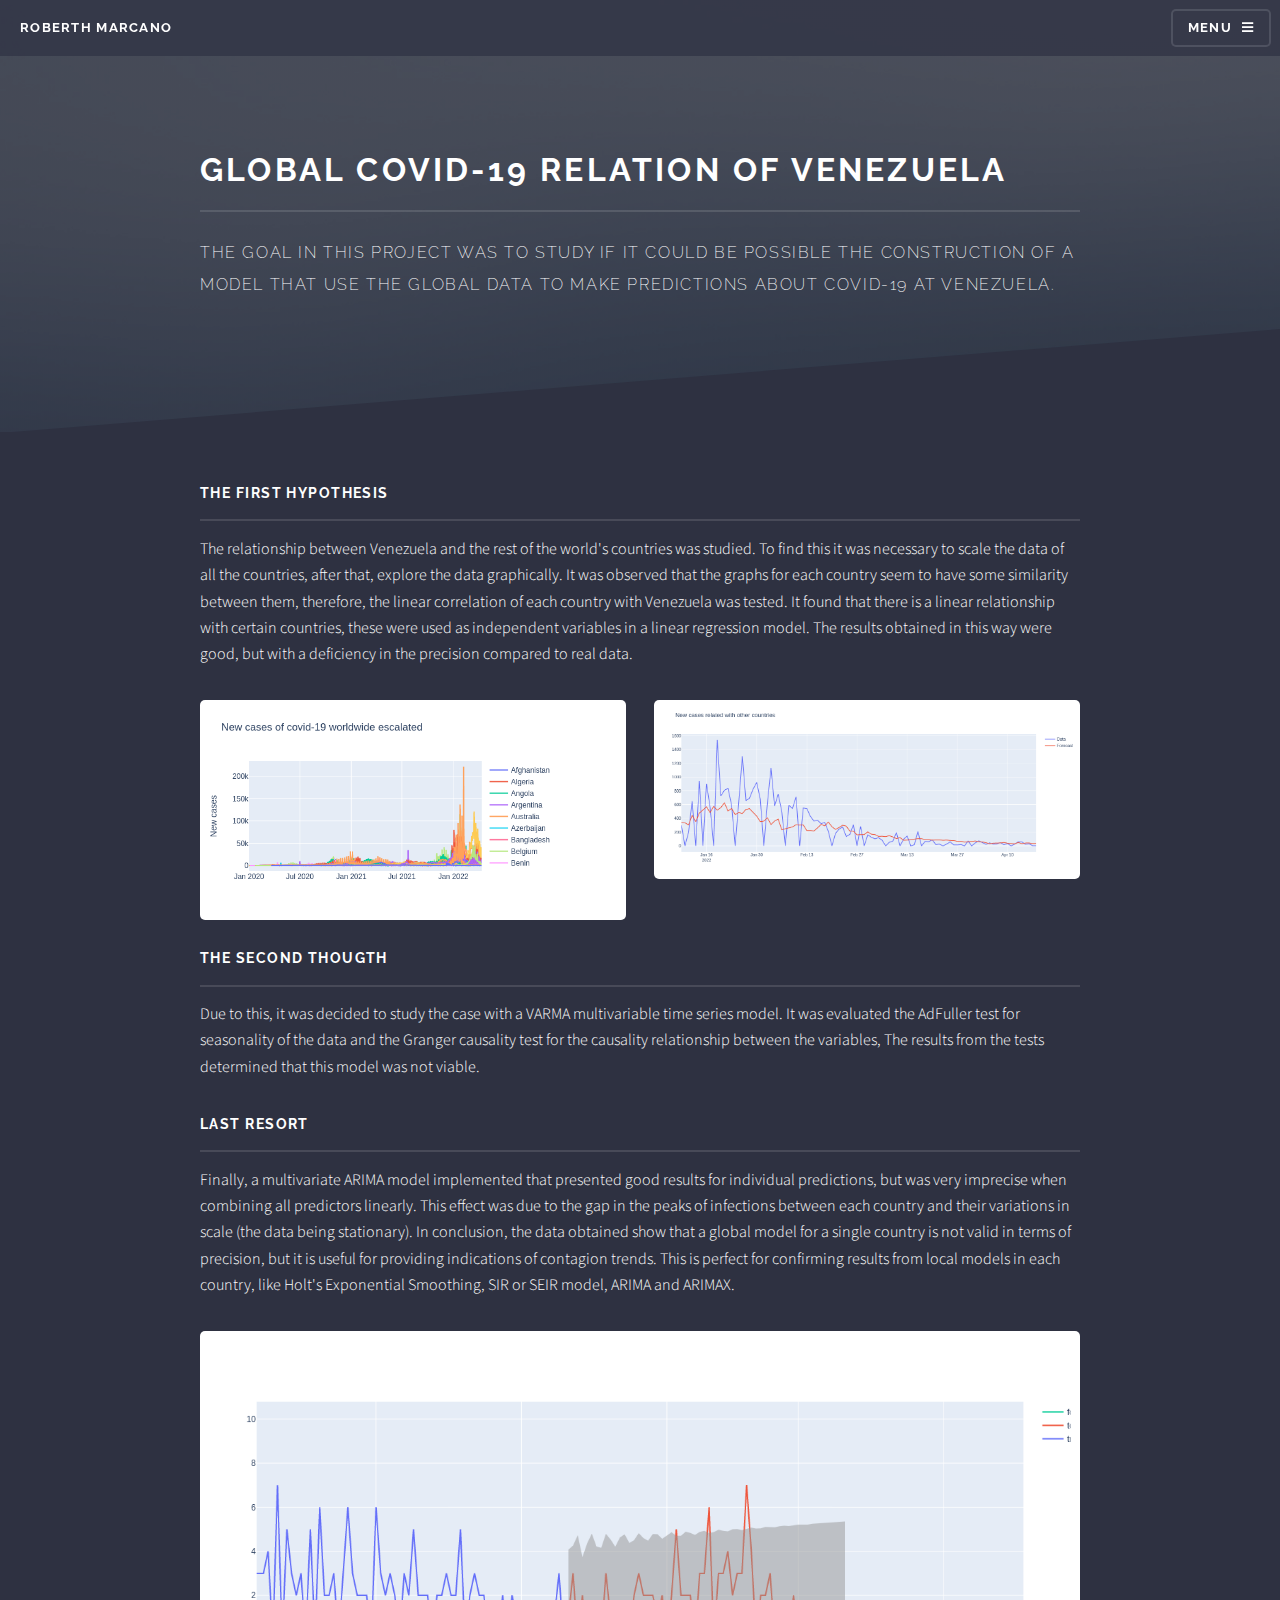
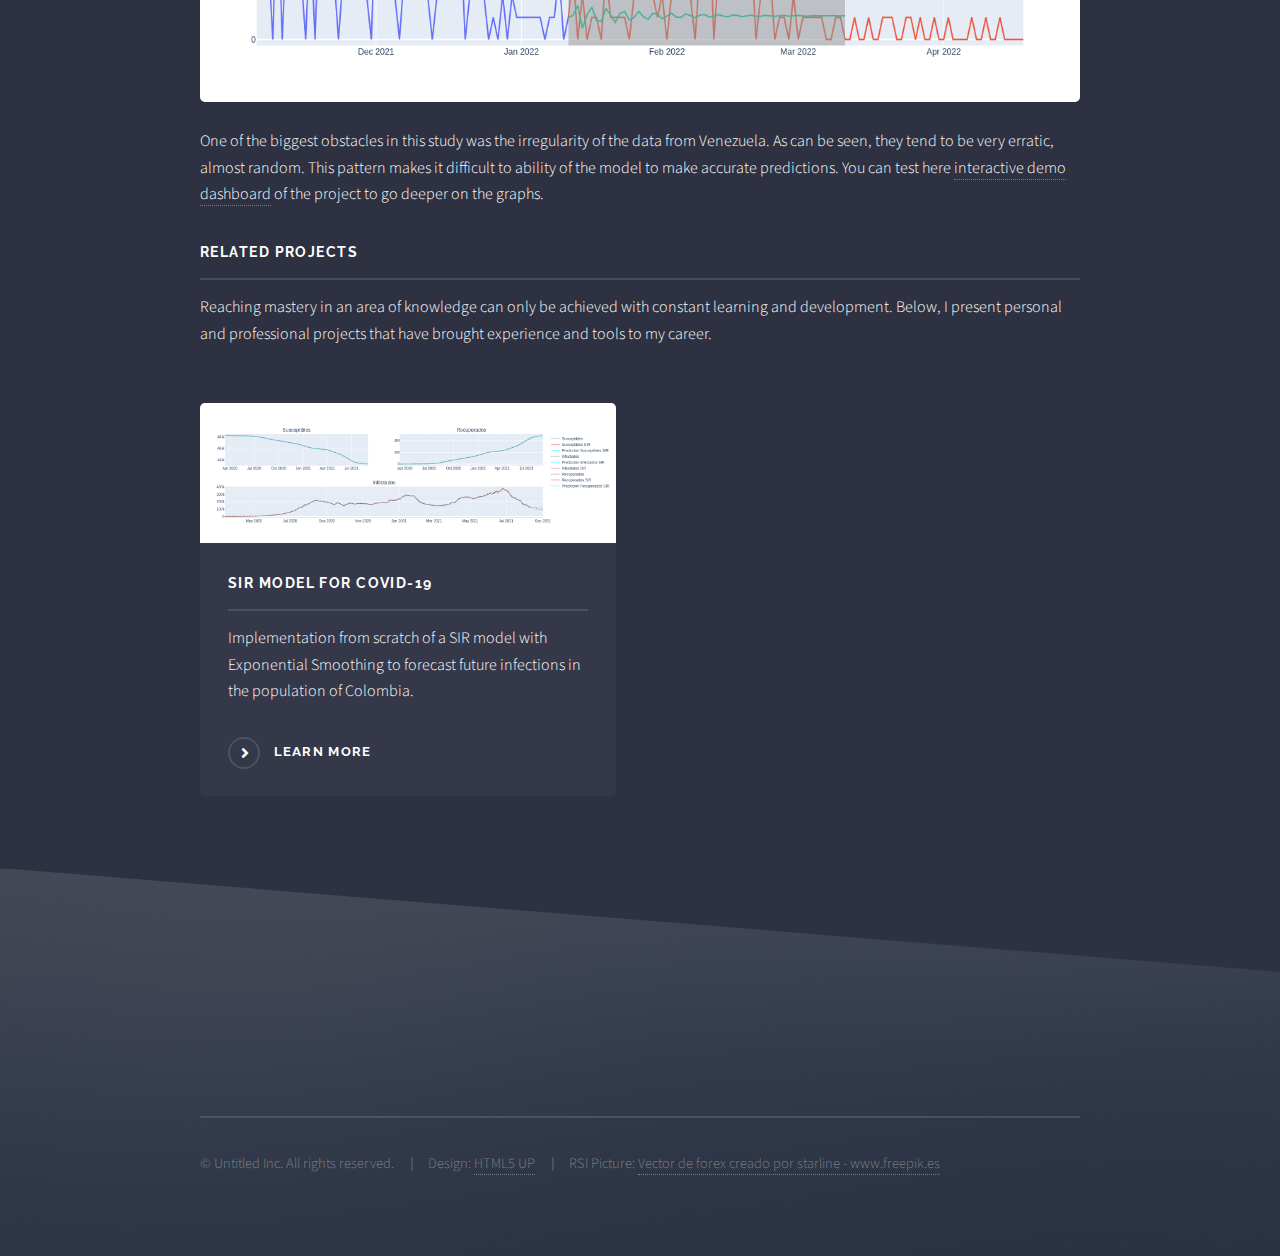
<file: global_respone_covid-19.html>
<!DOCTYPE HTML>
<!--
	Solid State by HTML5 UP
	html5up.net | @ajlkn
	Free for personal and commercial use under the CCA 3.0 license (html5up.net/license)
-->
<html>
	<head>
		<title>Global respone of covid-19 in Venezuela</title>
		<meta charset="utf-8" />
		<meta name="viewport" content="width=device-width, initial-scale=1, user-scalable=no" />
		<link rel="stylesheet" href="assets/css/main.css" />
		<noscript><link rel="stylesheet" href="assets/css/noscript.css" /></noscript>
	</head>
	<body class="is-preload">

		<!-- Page Wrapper -->
			<div id="page-wrapper">

				<!-- Header -->
					<header id="header">
						<h1><a href="index.html">Roberth Marcano </a></h1>
						<nav>
							<a href="#menu">Menu</a>
						</nav>
					</header>

				<!-- Menu -->
					<nav id="menu">
						<div class="inner">
							<h2>Menu</h2>
							<ul class="links">
								<li><a href="index.html">Home</a></li>
								<li><a href="personal.html">Personal</a></li>
								<li><a href="profesional.html">Professional</a></li>
							</ul>
							<a href="#" class="close">Close</a>
						</div>
					</nav>

				<!-- Wrapper -->
					<section id="wrapper">
						<header>
							<div class="inner">
								<h2>Global Covid-19 relation of Venezuela</h2>
								<p>The goal in this project was to study if It could be possible the construction of a model
									that use the global data to make predictions about Covid-19 at Venezuela.</p>
							</div>
						</header>

						<!-- Content -->
							<div class="wrapper">
								<div class="inner">

									<h3 class="major">The first hypothesis</h3>
									<p>The relationship between Venezuela and the rest of the world's countries was studied. 
										To find this it was necessary to scale the data of all the countries, after that,
										explore the data graphically. It was observed that the graphs for each country seem to have some 
										similarity between them,
										therefore, the linear correlation of each country with Venezuela was tested.
										It found that there is a linear relationship with certain countries, 
										these were used as independent variables in a linear regression model. 
										The results obtained in this way were good, but with a deficiency in the precision compared to real data. 
									</p>
									<div class="row gtr-uniform">
												<div class="col-6"><span class="image fit"><img src="images/Global_covid/1.png" alt="" /></span></div>
												<div class="col-6"><span class="image fit"><img src="images/Global_covid/2.png" alt="" /></span></div>
									</div>
									<br>
									<h3 class="major">The second thougth</h3>
									<p>Due to this, it was decided to study the case with a VARMA multivariable time series model. 
										It was evaluated the AdFuller test for seasonality of the data and the Granger causality test for the 
										causality relationship between the variables, The results from the tests determined that this model was
										not viable.
									</p>
									<h3 class="major">Last resort</h3>
									<p>Finally, a multivariate ARIMA model implemented that presented good results for individual 
										predictions, but was very imprecise when combining all predictors linearly. This effect was due to the 
										gap in the peaks of infections between each country and their variations in scale (the data being stationary).
										In conclusion, the data obtained show that a global model for a single country is not valid in terms 
										of precision, but it is useful for providing indications of contagion trends. This is perfect for 
										confirming results from local models in each country, like Holt's Exponential Smoothing, SIR or 
										SEIR model, ARIMA and ARIMAX.</p>
									<div class="row gtr-uniform">
										<div class="col-12"><span class="image fit"><img src="images/Global_covid/3.png" alt="" /></span></div>
									</div>
									<br>
									<p>One of the biggest obstacles in this study was the irregularity of the data from Venezuela.
										As can be seen, they tend to be very erratic, almost random. This pattern makes it difficult to
										ability of the model to make accurate predictions. You can test here 
										<a href="index.html"> interactive demo dashboard</a> 
										of the project to go deeper on the graphs.
									</p>
									<h3 class="major">Related projects</h3>
									<p>Reaching mastery in an area of knowledge can only be achieved with constant learning and development. 
										Below, I present personal and professional projects that have brought experience and tools to my career.</p>

									<section class="features">
										<article>
											<a href="sir_model.html" class="image"><img src="images/sir_model/sir.png" alt="" /></a>
											<h3 class="major">SIR model for Covid-19</h3>
											<p>Implementation from scratch of a SIR model with Exponential Smoothing to forecast 
												future infections in the population of Colombia.</p>
											<a href="sir_model.html" class="special">Learn more</a>
										</article>
										<!--<article>
											<a href="#" class="image"><img src="images/pic05.jpg" alt="" /></a>
											<h3 class="major">Nisl placerat</h3>
											<p>Lorem ipsum dolor sit amet, consectetur adipiscing vehicula id nulla dignissim dapibus ultrices.</p>
											<a href="#" class="special">Learn more</a>
										</article>-->
									</section>

								</div>
							</div>

					</section>

				<!-- Footer -->
				<section id="footer">
					<div class="inner">
						<!--
						<h2 class="major">Get in touch</h2>
						<p></p>
						<form method="post" action="mailto:marcanoroberth98@gmail.com">
							<div class="fields">
								<div class="field">
									<label for="name">Name</label>
									<input type="text" name="name" id="name" />
								</div>
								<div class="field">
									<label for="email">Email</label>
									<input type="email" name="email" id="email" />
								</div>
								<div class="field">
									<label for="message">Message</label>
									<textarea name="message" id="message" rows="4"></textarea>
								</div>
							</div>
							<ul class="actions">
								<li><input type="submit" value="Send Message" /></li>
							</ul>
						</form>
						<ul class="contact">
							<li class="icon solid fa-home">
								Untitled Inc<br />
								1234 Somewhere Road Suite #2894<br />
								Nashville, TN 00000-0000
							</li>
							<li class="icon solid fa-phone">(000) 000-0000</li>
							<li class="icon solid fa-envelope"><a href="#">marcanoroberth98@gmail.com</a></li>
							<li class="icon brands fa-twitter"><a href="#">twitter.com/untitled-tld</a></li>
							<li class="icon brands fa-facebook-f"><a href="#">facebook.com/untitled-tld</a></li>
							<li class="icon brands fa-instagram"><a href="#">instagram.com/untitled-tld</a></li>-->
						</ul>
						<ul class="copyright">
							<li>&copy; Untitled Inc. All rights reserved.</li>
							<li>Design: <a href="http://html5up.net">HTML5 UP</a></li>
							<li>RSI Picture: <a href="https://www.freepik.es/vectores/forex">Vector de forex creado por starline - www.freepik.es</a></li>
						</ul>
					</div>
				</section>

			</div>

		<!-- Scripts -->
			<script src="assets/js/jquery.min.js"></script>
			<script src="assets/js/jquery.scrollex.min.js"></script>
			<script src="assets/js/browser.min.js"></script>
			<script src="assets/js/breakpoints.min.js"></script>
			<script src="assets/js/util.js"></script>
			<script src="assets/js/main.js"></script>

	</body>
</html>
</file>
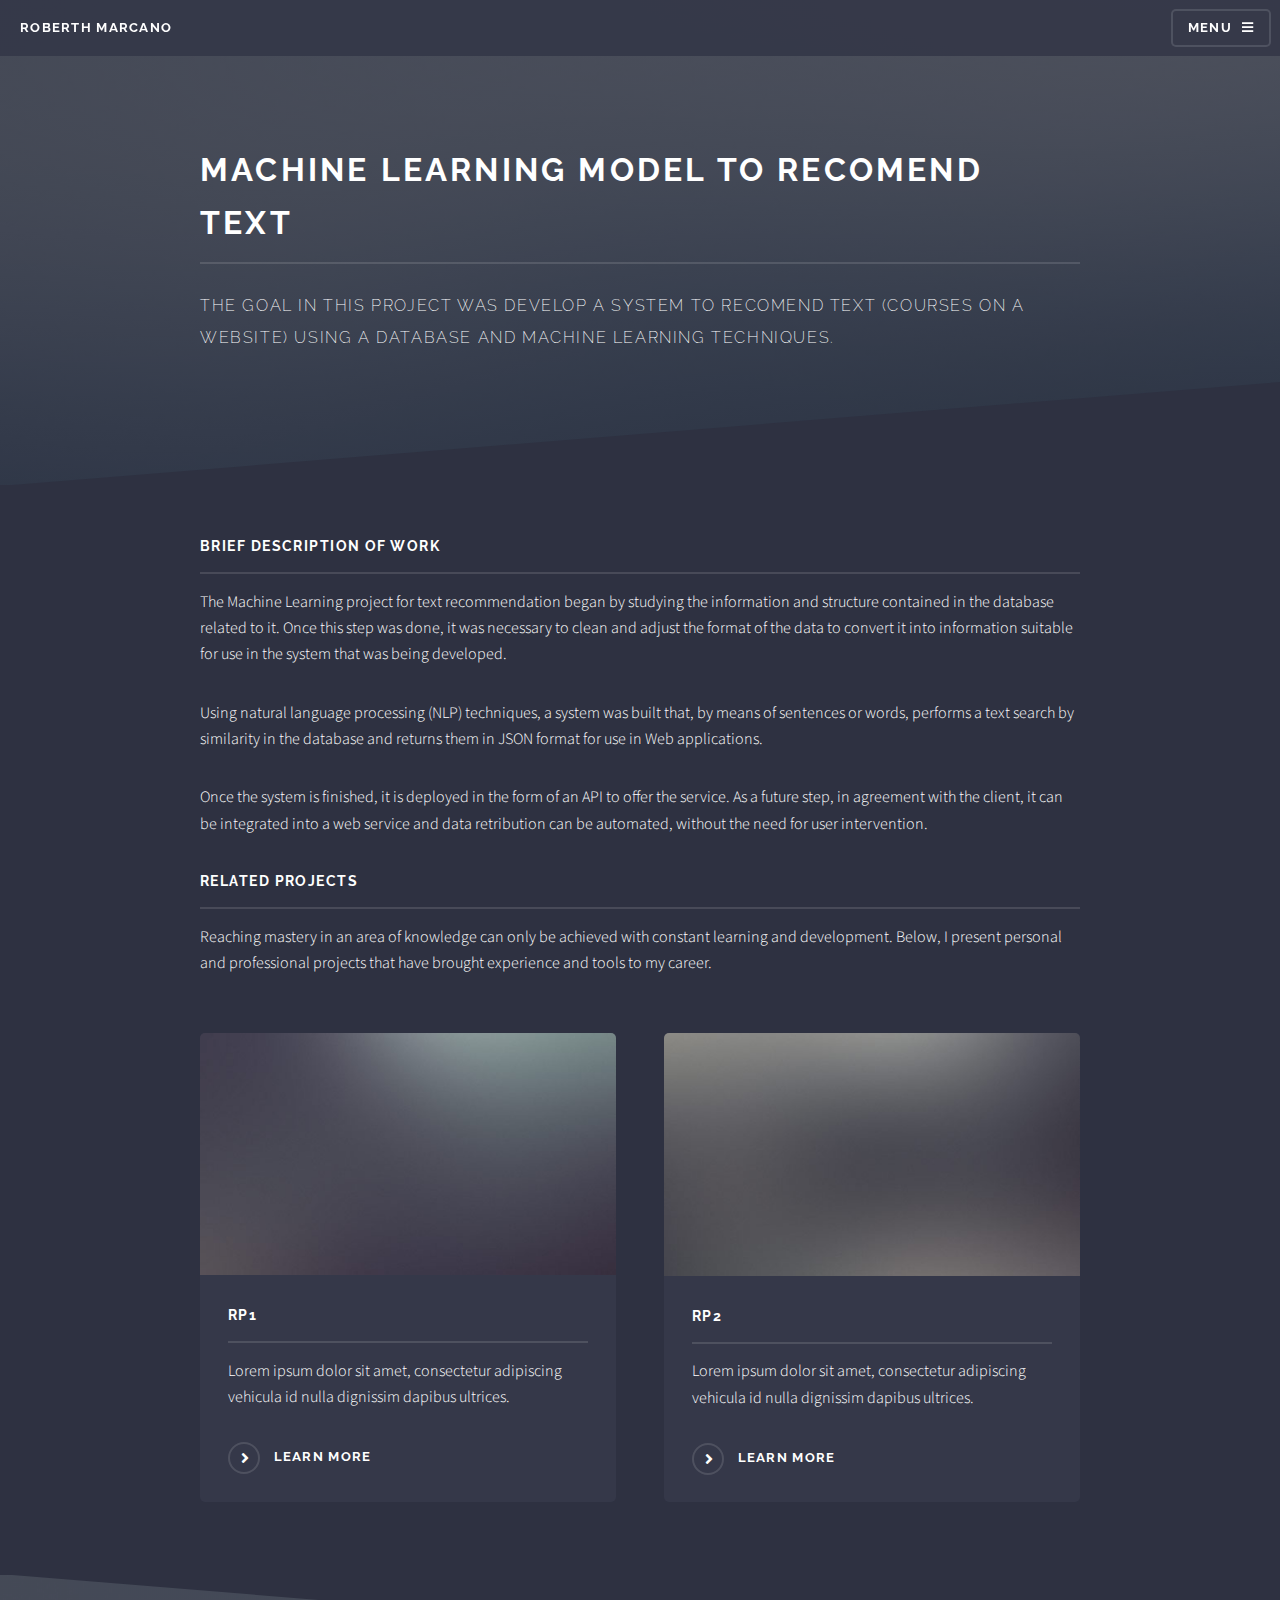
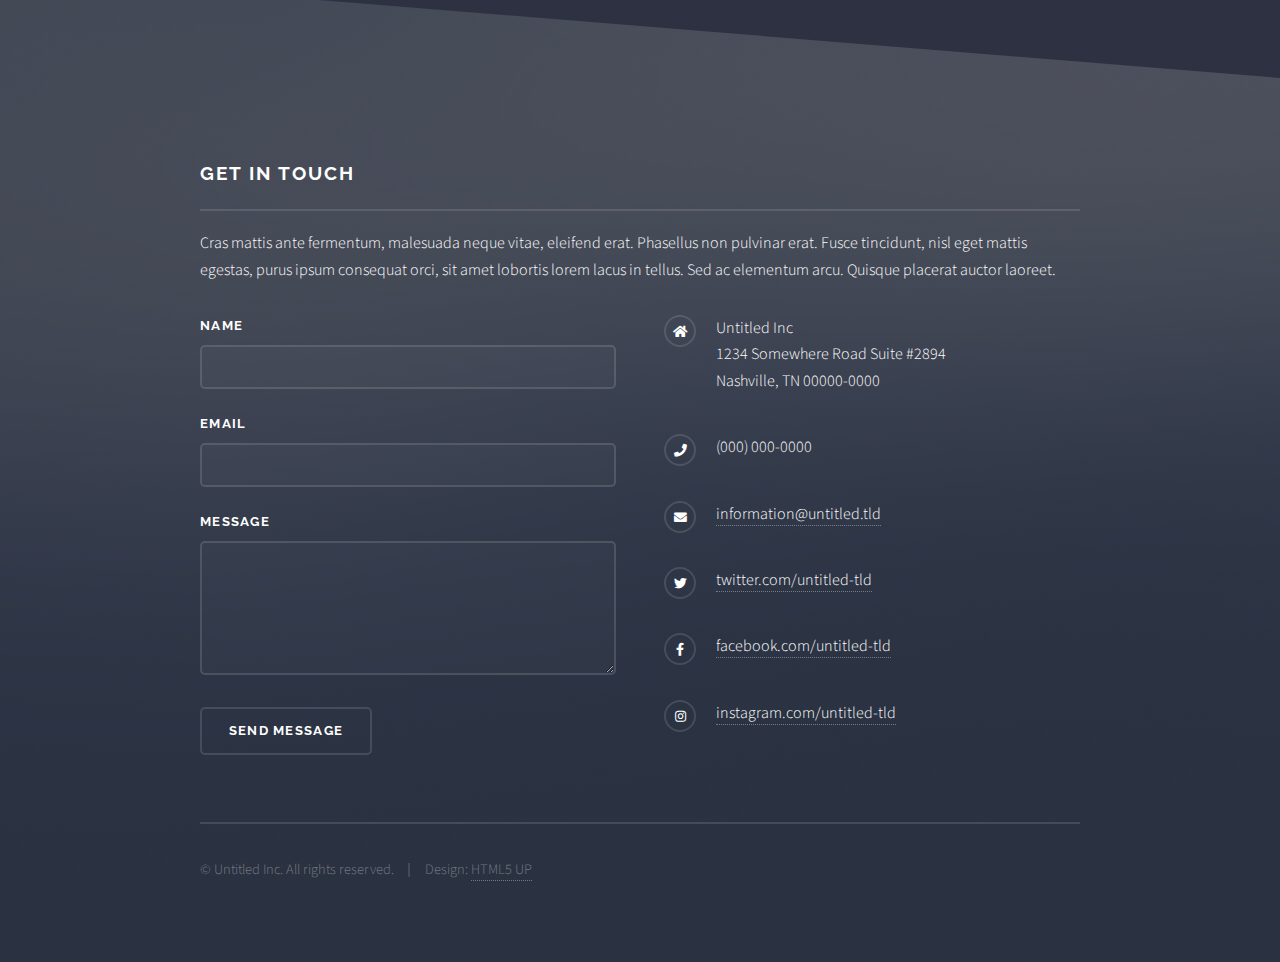
<file: ML_rec_text.html>
<!DOCTYPE HTML>
<!--
	Solid State by HTML5 UP
	html5up.net | @ajlkn
	Free for personal and commercial use under the CCA 3.0 license (html5up.net/license)
-->
<html>
	<head>
		<title>Text Recomendation System</title>
		<meta charset="utf-8" />
		<meta name="viewport" content="width=device-width, initial-scale=1, user-scalable=no" />
		<link rel="stylesheet" href="assets/css/main.css" />
		<noscript><link rel="stylesheet" href="assets/css/noscript.css" /></noscript>
	</head>
	<body class="is-preload">

		<!-- Page Wrapper -->
			<div id="page-wrapper">

				<!-- Header -->
					<header id="header">
						<h1><a href="index.html">Roberth Marcano</a></h1>
						<nav>
							<a href="#menu">Menu</a>
						</nav>
					</header>

				<!-- Menu -->
					<nav id="menu">
						<div class="inner">
							<h2>Menu</h2>
							<ul class="links">
								<li><a href="index.html">Home</a></li>
								<li><a href="index.html">Personal</a></li>
								<li><a href="index.html">Professional</a></li>
							</ul>
							<a href="#" class="close">Close</a>
						</div>
					</nav>

				<!-- Wrapper -->
					<section id="wrapper">
						<header>
							<div class="inner">
								<h2>Machine learning model to recomend text</h2>
								<p>The goal in this project was develop a system to recomend text (courses
									on a website) using a database and machine learning techniques.
								</p>
							</div>
						</header>

						<!-- Content -->
							<div class="wrapper">
								<div class="inner">

									<h3 class="major">Brief description of work</h3>
									<p>The Machine Learning project for text recommendation began by studying 
										the information and structure contained in the database related to it. 
										Once this step was done, it was necessary to clean and adjust the format 
										of the data to convert it into information suitable for use in the system 
										that was being developed.
									</p>

									<p>Using natural language processing (NLP) techniques, a system was built that, 
										by means of sentences or words, performs a text search by similarity in the 
										database and returns them in JSON format for use in Web applications.
									</p>
										
									<p>Once the system is finished, it is deployed in the form of an API to offer 
										the service. As a future step, in agreement with the client, it can be 
										integrated into a web service and data retribution can be automated, 
										without the need for user intervention.
									</p>

									<h3 class="major">Related projects</h3>
									<p>Reaching mastery in an area of knowledge can only be achieved with constant learning and development. 
										Below, I present personal and professional projects that have brought experience and tools to my career.</p>

									<section class="features">
										<article>
											<a href="#" class="image"><img src="images/pic04.jpg" alt="" /></a>
											<h3 class="major">RP1</h3>
											<p>Lorem ipsum dolor sit amet, consectetur adipiscing vehicula id nulla dignissim dapibus ultrices.</p>
											<a href="#" class="special">Learn more</a>
										</article>
										<article>
											<a href="#" class="image"><img src="images/pic05.jpg" alt="" /></a>
											<h3 class="major">RP2</h3>
											<p>Lorem ipsum dolor sit amet, consectetur adipiscing vehicula id nulla dignissim dapibus ultrices.</p>
											<a href="#" class="special">Learn more</a>
										</article>
									</section>

								</div>
							</div>

					</section>

				<!-- Footer -->
					<section id="footer">
						<div class="inner">
							<h2 class="major">Get in touch</h2>
							<p>Cras mattis ante fermentum, malesuada neque vitae, eleifend erat. Phasellus non pulvinar erat. Fusce tincidunt, nisl eget mattis egestas, purus ipsum consequat orci, sit amet lobortis lorem lacus in tellus. Sed ac elementum arcu. Quisque placerat auctor laoreet.</p>
							<form method="post" action="#">
								<div class="fields">
									<div class="field">
										<label for="name">Name</label>
										<input type="text" name="name" id="name" />
									</div>
									<div class="field">
										<label for="email">Email</label>
										<input type="email" name="email" id="email" />
									</div>
									<div class="field">
										<label for="message">Message</label>
										<textarea name="message" id="message" rows="4"></textarea>
									</div>
								</div>
								<ul class="actions">
									<li><input type="submit" value="Send Message" /></li>
								</ul>
							</form>
							<ul class="contact">
								<li class="icon solid fa-home">
									Untitled Inc<br />
									1234 Somewhere Road Suite #2894<br />
									Nashville, TN 00000-0000
								</li>
								<li class="icon solid fa-phone">(000) 000-0000</li>
								<li class="icon solid fa-envelope"><a href="#">information@untitled.tld</a></li>
								<li class="icon brands fa-twitter"><a href="#">twitter.com/untitled-tld</a></li>
								<li class="icon brands fa-facebook-f"><a href="#">facebook.com/untitled-tld</a></li>
								<li class="icon brands fa-instagram"><a href="#">instagram.com/untitled-tld</a></li>
							</ul>
							<ul class="copyright">
								<li>&copy; Untitled Inc. All rights reserved.</li><li>Design: <a href="http://html5up.net">HTML5 UP</a></li>
							</ul>
						</div>
					</section>

			</div>

		<!-- Scripts -->
			<script src="assets/js/jquery.min.js"></script>
			<script src="assets/js/jquery.scrollex.min.js"></script>
			<script src="assets/js/browser.min.js"></script>
			<script src="assets/js/breakpoints.min.js"></script>
			<script src="assets/js/util.js"></script>
			<script src="assets/js/main.js"></script>

	</body>
</html>
</file>
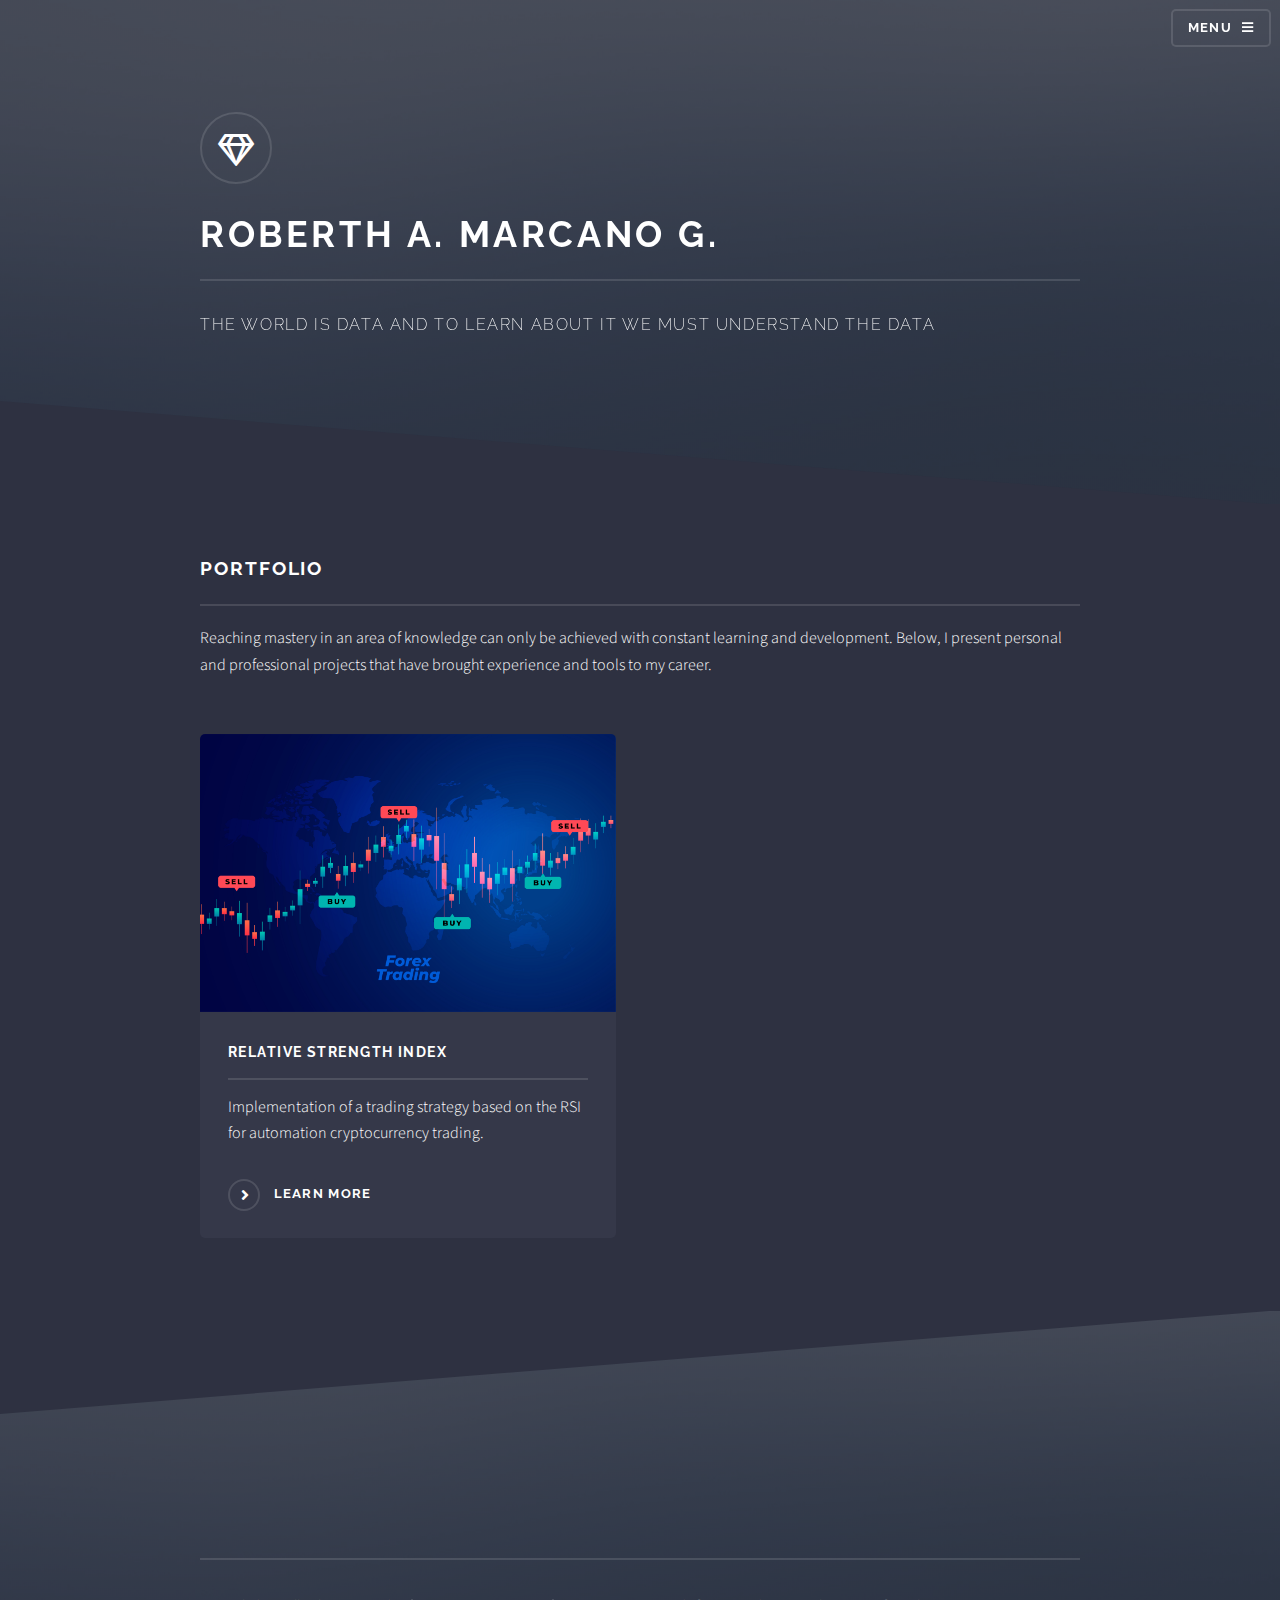
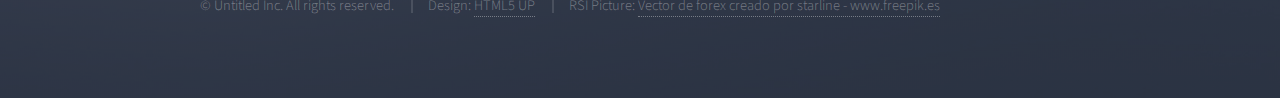
<file: personal.html>
<!DOCTYPE HTML>
<!--
	Solid State by HTML5 UP
	html5up.net | @ajlkn
	Free for personal and commercial use under the CCA 3.0 license (html5up.net/license)
-->
<html>
	<head>
		<title>Roberth Marcano</title>
		<meta charset="utf-8" />
		<meta name="viewport" content="width=device-width, initial-scale=1, user-scalable=no" />
		<link rel="stylesheet" href="assets/css/main.css" />
		<noscript><link rel="stylesheet" href="assets/css/noscript.css" /></noscript>
	</head>
	<body class="is-preload">

		<!-- Page Wrapper -->
			<div id="page-wrapper">

				<!-- Header -->
					<header id="header" class="alt">
						<h1><a href="index.html">Home</a></h1>
						<nav>
							<a href="#menu">Menu</a>
						</nav>
					</header>

				<!-- Menu -->
					<nav id="menu">
						<div class="inner">
							<h2>Menu</h2>
							<ul class="links">
								<li><a href="index.html">Home</a></li>
								<li><a href="personal.html">Personal</a></li>
								<li><a href="profesional.html">Professional</a></li>
							</ul>
							<a href="#" class="close">Close</a>
						</div>
					</nav>

				<!-- Banner -->
					<section id="banner">
						<div class="inner">
							<div class="logo"><span class="icon fa-gem"></span></div>
							<h2>Roberth A. Marcano G.</h2>
							<p>The world is data and to learn about it we must understand the data</p>
						</div>
					</section>

				<!-- Wrapper -->
					<section id="wrapper">
						<!-- Four -->
							<section id="four" class="wrapper alt style1">
								<div class="inner">
									<h2 class="major">Portfolio</h2>
									<p>Reaching mastery in an area of knowledge can only be achieved with constant learning and development. 
										Below, I present personal and professional projects that have brought experience and tools to my career.
									</p>
									<section class="features">
										<article>
											<a href="rsi.html" class="image"><img src="images/rsi/SL_022321_41020_08.jpg" alt="" /></a>
											<h3 class="major">Relative Strength Index</h3>
											<p>Implementation of a trading strategy based on the RSI for automation
												cryptocurrency trading.
											</p>
											<a href="rsi.html" class="special">Learn more</a>
										</article>
										<!--<article>
											<a href="ML_rec_text.html" class="image"><img src="images/text_rec_sys/criteria.png" alt="" /></a>
											<h3 class="major">Text Recomendation System</h3>
											<p>The goal in this project was develop a system to recomend text (courses
												on a website) using a database and machine learning techniques.</p>
											<a href="ML_rec_text.html" class="special">Learn more</a>
										</article>
										<article>
											<a href="sir_model.html" class="image"><img src="images/sir_model/sir.png" alt="" /></a>
											<h3 class="major">SIR model for Covid-19</h3>
											<p>Implementation from scratch of a SIR model with Exponential Smoothing to forecast 
												future infections in the population of Colombia.</p>
											<a href="sir_model.html" class="special">Learn more</a>
										</article>
									</section>-->
								</div>
							</section>

					</section>

				<!-- Footer -->
					<section id="footer">
						<div class="inner">
							<!--
							<h2 class="major">Get in touch</h2>
							<p></p>
							<form method="post" action="mailto:marcanoroberth98@gmail.com">
								<div class="fields">
									<div class="field">
										<label for="name">Name</label>
										<input type="text" name="name" id="name" />
									</div>
									<div class="field">
										<label for="email">Email</label>
										<input type="email" name="email" id="email" />
									</div>
									<div class="field">
										<label for="message">Message</label>
										<textarea name="message" id="message" rows="4"></textarea>
									</div>
								</div>
								<ul class="actions">
									<li><input type="submit" value="Send Message" /></li>
								</ul>
							</form>
							<ul class="contact">
								<li class="icon solid fa-home">
									Untitled Inc<br />
									1234 Somewhere Road Suite #2894<br />
									Nashville, TN 00000-0000
								</li>
								<li class="icon solid fa-phone">(000) 000-0000</li>
								<li class="icon solid fa-envelope"><a href="#">marcanoroberth98@gmail.com</a></li>
								<li class="icon brands fa-twitter"><a href="#">twitter.com/untitled-tld</a></li>
								<li class="icon brands fa-facebook-f"><a href="#">facebook.com/untitled-tld</a></li>
								<li class="icon brands fa-instagram"><a href="#">instagram.com/untitled-tld</a></li>-->
							</ul>
							<ul class="copyright">
								<li>&copy; Untitled Inc. All rights reserved.</li>
								<li>Design: <a href="http://html5up.net">HTML5 UP</a></li>
								<li>RSI Picture: <a href="https://www.freepik.es/vectores/forex">Vector de forex creado por starline - www.freepik.es</a></li>
							</ul>
						</div>
					</section>

			</div>

		<!-- Scripts -->
			<script src="assets/js/jquery.min.js"></script>
			<script src="assets/js/jquery.scrollex.min.js"></script>
			<script src="assets/js/browser.min.js"></script>
			<script src="assets/js/breakpoints.min.js"></script>
			<script src="assets/js/util.js"></script>
			<script src="assets/js/main.js"></script>

	</body>
</html>
</file>
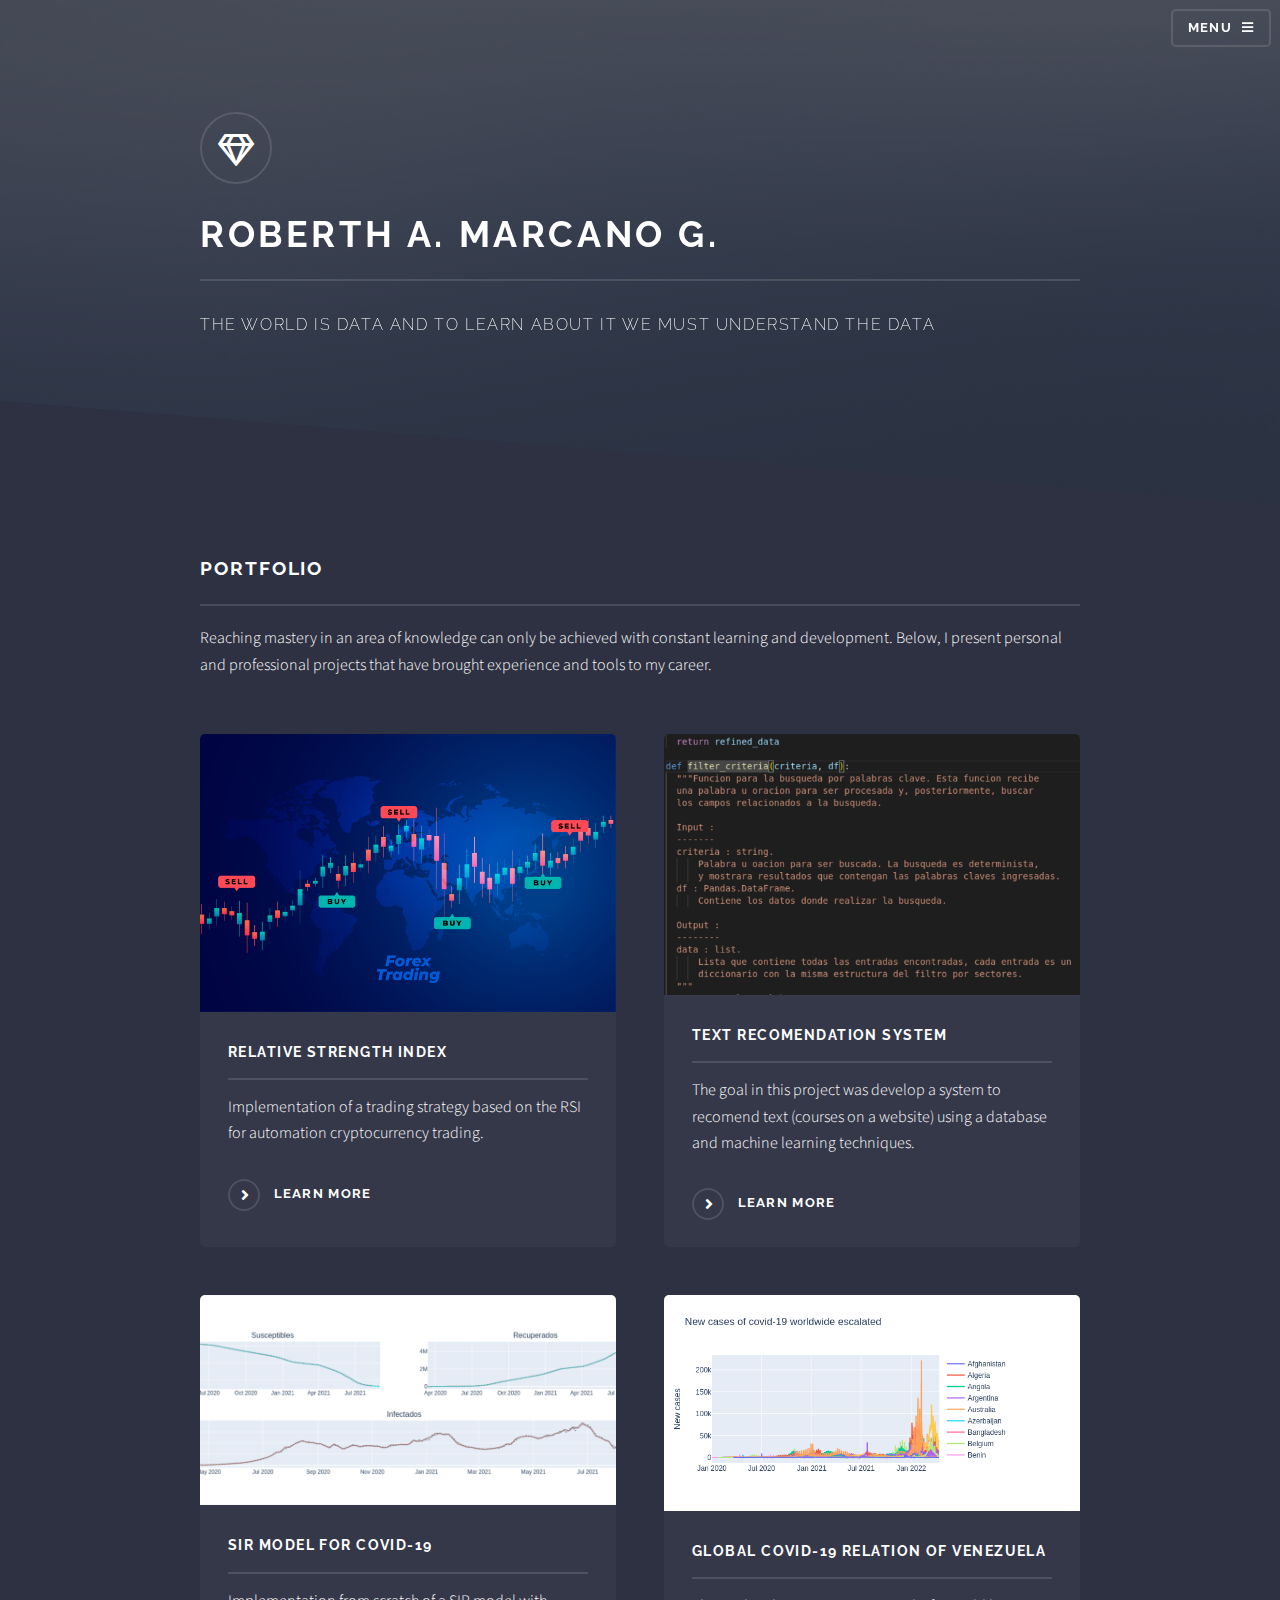
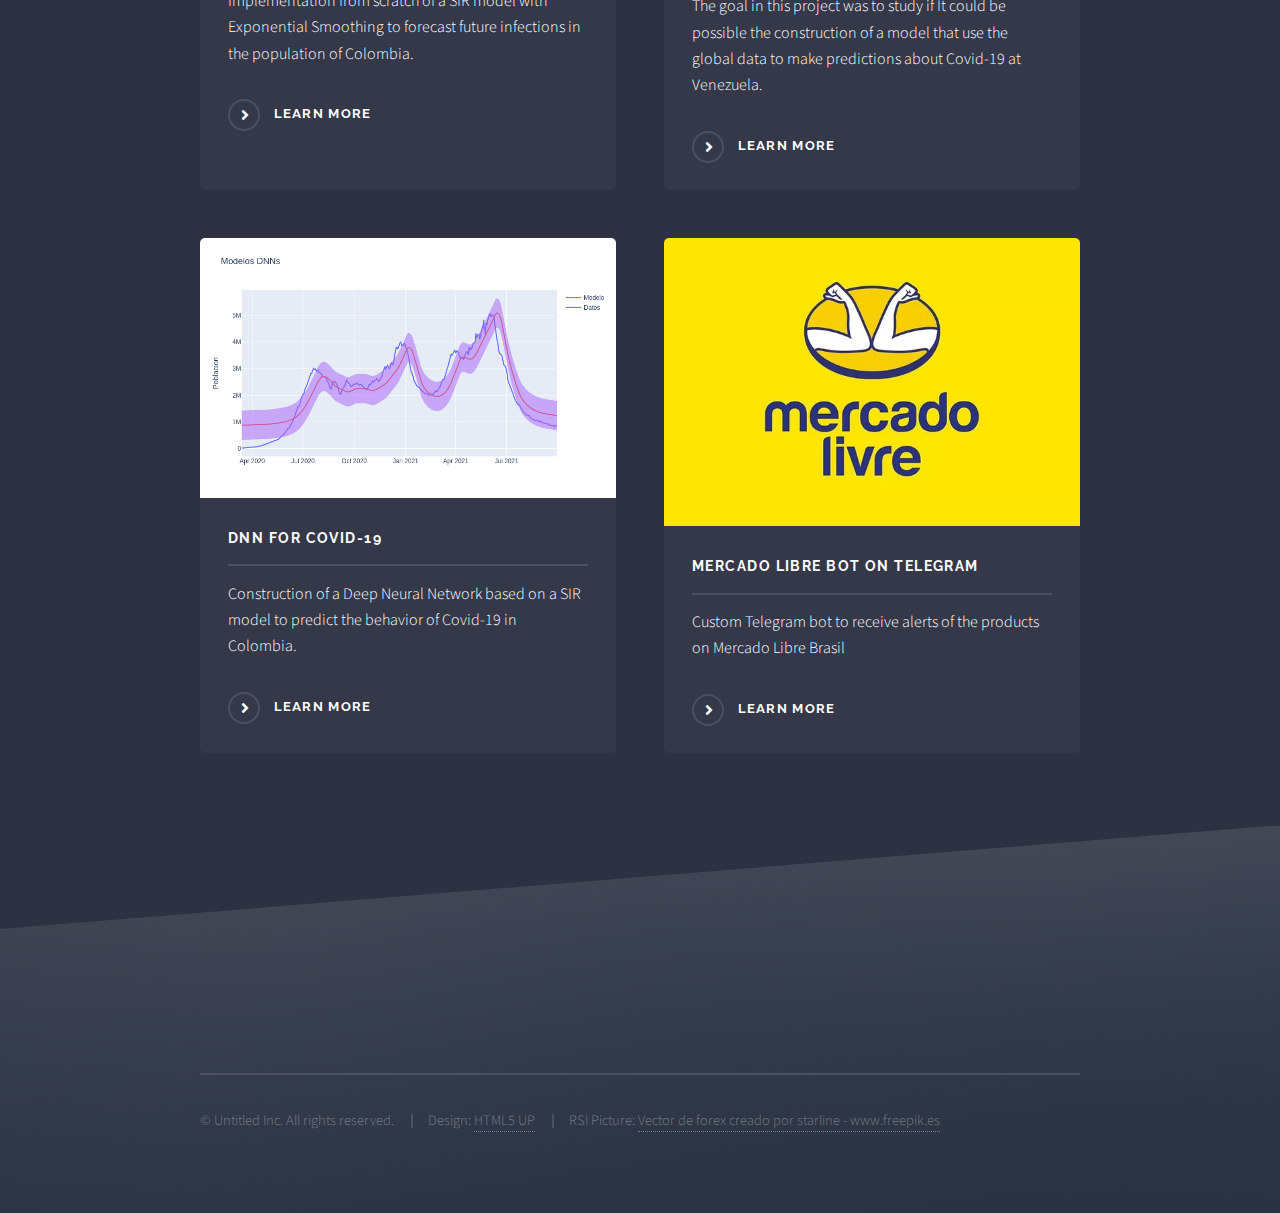
<file: portfolio.html>
<!DOCTYPE HTML>
<!--
	Solid State by HTML5 UP
	html5up.net | @ajlkn
	Free for personal and commercial use under the CCA 3.0 license (html5up.net/license)
-->
<html>
	<head>
		<title>Roberth Marcano</title>
		<meta charset="utf-8" />
		<meta name="viewport" content="width=device-width, initial-scale=1, user-scalable=no" />
		<link rel="stylesheet" href="assets/css/main.css" />
		<noscript><link rel="stylesheet" href="assets/css/noscript.css" /></noscript>
	</head>
	<body class="is-preload">

		<!-- Page Wrapper -->
			<div id="page-wrapper">

				<!-- Header -->
					<header id="header" class="alt">
						<h1><a href="index.html">Home</a></h1>
						<nav>
							<a href="#menu">Menu</a>
						</nav>
					</header>

				<!-- Menu -->
					<nav id="menu">
						<div class="inner">
							<h2>Menu</h2>
							<ul class="links">
								<li><a href="index.html">Home</a></li>
								<li><a href="personal.html">Personal</a></li>
								<li><a href="profesional.html">Professional</a></li>
							</ul>
							<a href="#" class="close">Close</a>
						</div>
					</nav>

				<!-- Banner -->
					<section id="banner">
						<div class="inner">
							<div class="logo"><span class="icon fa-gem"></span></div>
							<h2>Roberth A. Marcano G.</h2>
							<p>The world is data and to learn about it we must understand the data</p>
						</div>
					</section>

				<!-- Wrapper -->
					<section id="wrapper">
						<!-- Four -->
							<section id="four" class="wrapper alt style1">
								<div class="inner">
									<h2 class="major">Portfolio</h2>
									<p>Reaching mastery in an area of knowledge can only be achieved with constant learning and development. 
										Below, I present personal and professional projects that have brought experience and tools to my career.
									</p>
									<section class="features">
										<article>
											<a href="rsi.html" class="image"><img src="images/rsi/SL_022321_41020_08.jpg" alt="" /></a>
											<h3 class="major">Relative Strength Index</h3>
											<p>Implementation of a trading strategy based on the RSI for automation
												cryptocurrency trading.
											</p>
											<a href="rsi.html" class="special">Learn more</a>
										</article>
										<article>
											<a href="ML_rec_text.html" class="image"><img src="images/text_rec_sys/criteria.png" alt="" /></a>
											<h3 class="major">Text Recomendation System</h3>
											<p>The goal in this project was develop a system to recomend text (courses
												on a website) using a database and machine learning techniques.</p>
											<a href="ML_rec_text.html" class="special">Learn more</a>
										</article>
										<article>
											<a href="sir_model.html" class="image"><img src="images/sir_model/portfolio.png" alt="" /></a>
											<h3 class="major">SIR model for Covid-19</h3>
											<p>Implementation from scratch of a SIR model with Exponential Smoothing to forecast 
												future infections in the population of Colombia.</p>
											<a href="sir_model.html" class="special">Learn more</a>
										</article>
										<article>
											<a href="global_respone_covid-19.html" class="image"><img src="images/Global_covid/1.png" alt="" /></a>
											<h3 class="major">Global Covid-19 relation of Venezuela</h3>
											<p>The goal in this project was to study if It could be possible the construction of a model
												that use the global data to make predictions about Covid-19 at Venezuela.
											</p>
											<a href="global_respone_covid-19.html" class="special">Learn more</a>
										</article>
										<article>
											<a href="DNN.html" class="image"><img src="images/dnn/inf.png" alt="" /></a>
											<h3 class="major">DNN for Covid-19</h3>
											<p>Construction of a Deep Neural Network based on a SIR model to predict
												the behavior of Covid-19 in Colombia.
											</p>
											<a href="DNN.html" class="special">Learn more</a>
										</article>
										<article>
											<a href="mlb_bot.html" class="image"><img src="images/mercado-livre.webp" alt="" /></a>
											<h3 class="major">Mercado Libre bot on Telegram</h3>
											<p>Custom Telegram bot to receive alerts of the products on Mercado Libre Brasil
											</p>
											<a href="mlb_bot.html" class="special">Learn more</a>
										</article>
									</section>
								</div>
							</section>

					</section>

				<!-- Footer -->
					<section id="footer">
						<div class="inner">
							<!--
							<h2 class="major">Get in touch</h2>
							<p></p>
							<form method="post" action="mailto:marcanoroberth98@gmail.com">
								<div class="fields">
									<div class="field">
										<label for="name">Name</label>
										<input type="text" name="name" id="name" />
									</div>
									<div class="field">
										<label for="email">Email</label>
										<input type="email" name="email" id="email" />
									</div>
									<div class="field">
										<label for="message">Message</label>
										<textarea name="message" id="message" rows="4"></textarea>
									</div>
								</div>
								<ul class="actions">
									<li><input type="submit" value="Send Message" /></li>
								</ul>
							</form>
							<ul class="contact">
								<li class="icon solid fa-home">
									Untitled Inc<br />
									1234 Somewhere Road Suite #2894<br />
									Nashville, TN 00000-0000
								</li>
								<li class="icon solid fa-phone">(000) 000-0000</li>
								<li class="icon solid fa-envelope"><a href="#">marcanoroberth98@gmail.com</a></li>
								<li class="icon brands fa-twitter"><a href="#">twitter.com/untitled-tld</a></li>
								<li class="icon brands fa-facebook-f"><a href="#">facebook.com/untitled-tld</a></li>
								<li class="icon brands fa-instagram"><a href="#">instagram.com/untitled-tld</a></li>-->
							</ul>
							<ul class="copyright">
								<li>&copy; Untitled Inc. All rights reserved.</li>
								<li>Design: <a href="http://html5up.net">HTML5 UP</a></li>
								<li>RSI Picture: <a href="https://www.freepik.es/vectores/forex">Vector de forex creado por starline - www.freepik.es</a></li>
							</ul>
						</div>
					</section>

			</div>

		<!-- Scripts -->
			<script src="assets/js/jquery.min.js"></script>
			<script src="assets/js/jquery.scrollex.min.js"></script>
			<script src="assets/js/browser.min.js"></script>
			<script src="assets/js/breakpoints.min.js"></script>
			<script src="assets/js/util.js"></script>
			<script src="assets/js/main.js"></script>

	</body>
</html>
</file>
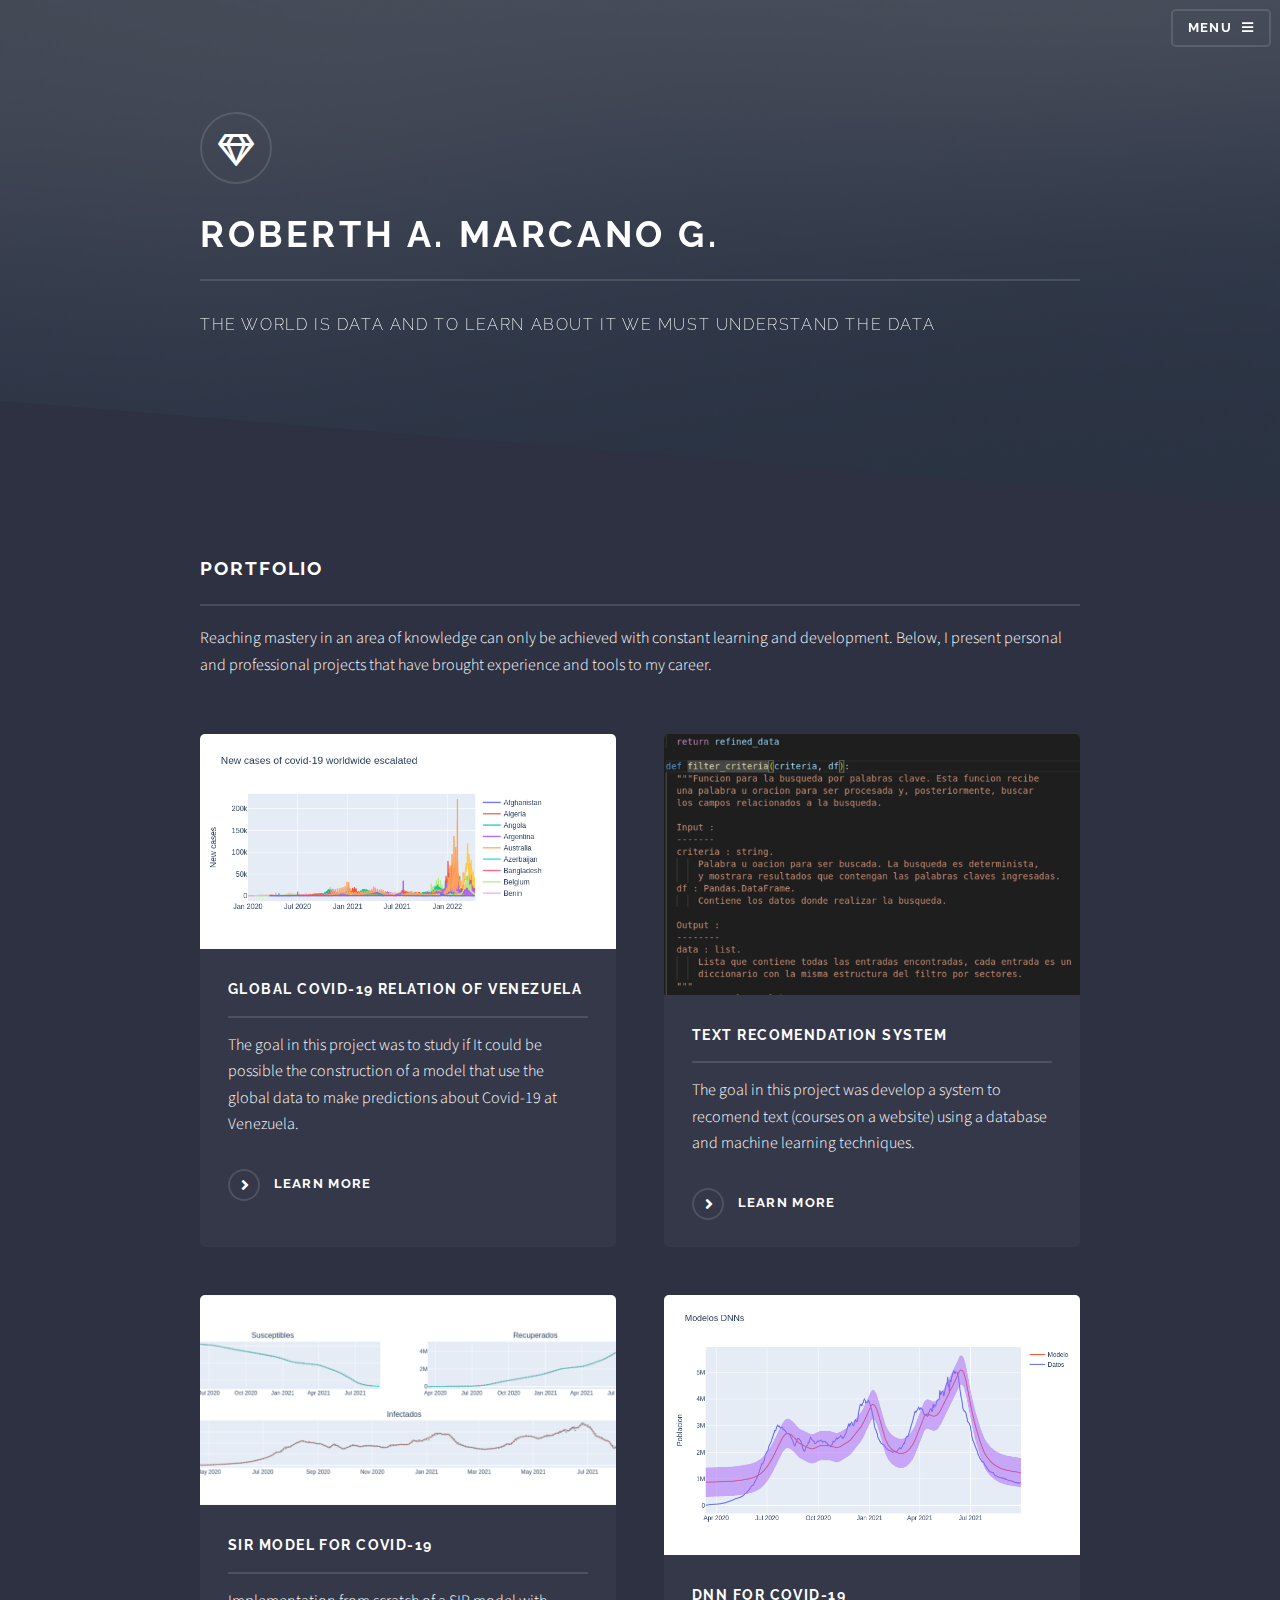
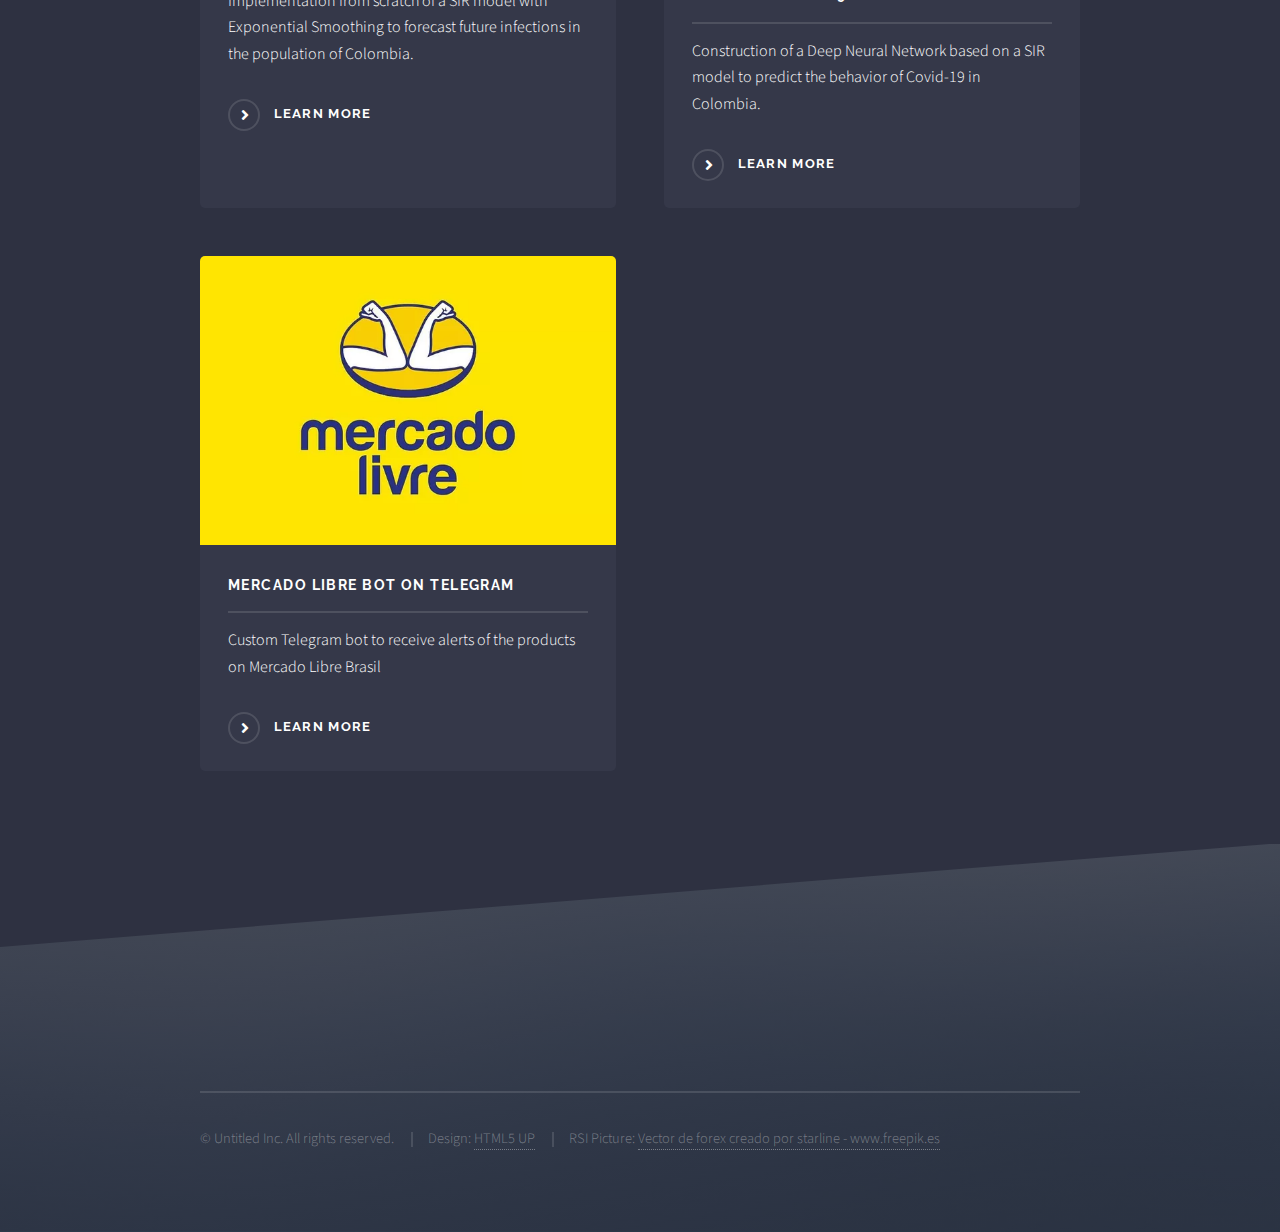
<file: profesional.html>
<!DOCTYPE HTML>
<!--
	Solid State by HTML5 UP
	html5up.net | @ajlkn
	Free for personal and commercial use under the CCA 3.0 license (html5up.net/license)
-->
<html>
	<head>
		<title>Roberth Marcano</title>
		<meta charset="utf-8" />
		<meta name="viewport" content="width=device-width, initial-scale=1, user-scalable=no" />
		<link rel="stylesheet" href="assets/css/main.css" />
		<noscript><link rel="stylesheet" href="assets/css/noscript.css" /></noscript>
	</head>
	<body class="is-preload">

		<!-- Page Wrapper -->
			<div id="page-wrapper">

				<!-- Header -->
					<header id="header" class="alt">
						<h1><a href="index.html">Home</a></h1>
						<nav>
							<a href="#menu">Menu</a>
						</nav>
					</header>

				<!-- Menu -->
					<nav id="menu">
						<div class="inner">
							<h2>Menu</h2>
							<ul class="links">
								<li><a href="index.html">Home</a></li>
								<li><a href="personal.html">Personal</a></li>
								<li><a href="profesional.html">Professional</a></li>
							</ul>
							<a href="#" class="close">Close</a>
						</div>
					</nav>

				<!-- Banner -->
					<section id="banner">
						<div class="inner">
							<div class="logo"><span class="icon fa-gem"></span></div>
							<h2>Roberth A. Marcano G.</h2>
							<p>The world is data and to learn about it we must understand the data</p>
						</div>
					</section>

				<!-- Wrapper -->
					<section id="wrapper">
						<!-- Four -->
							<section id="four" class="wrapper alt style1">
								<div class="inner">
									<h2 class="major">Portfolio</h2>
									<p>Reaching mastery in an area of knowledge can only be achieved with constant learning and development. 
										Below, I present personal and professional projects that have brought experience and tools to my career.
									</p>
									<section class="features">
										<article>
											<a href="global_respone_covid-19.html" class="image"><img src="images/Global_covid/1.png" alt="" /></a>
											<h3 class="major">Global Covid-19 relation of Venezuela</h3>
											<p>The goal in this project was to study if It could be possible the construction of a model
												that use the global data to make predictions about Covid-19 at Venezuela.
											</p>
											<a href="global_respone_covid-19.html" class="special">Learn more</a>
										</article>
										<article>
											<a href="ML_rec_text.html" class="image"><img src="images/text_rec_sys/criteria.png" alt="" /></a>
											<h3 class="major">Text Recomendation System</h3>
											<p>The goal in this project was develop a system to recomend text (courses
												on a website) using a database and machine learning techniques.</p>
											<a href="ML_rec_text.html" class="special">Learn more</a>
										</article>
										<article>
											<a href="sir_model.html" class="image"><img src="images/sir_model/portfolio.png" alt="" /></a>
											<h3 class="major">SIR model for Covid-19</h3>
											<p>Implementation from scratch of a SIR model with Exponential Smoothing to forecast 
												future infections in the population of Colombia.</p>
											<a href="sir_model.html" class="special">Learn more</a>
										</article>
										<article>
											<a href="DNN.html" class="image"><img src="images/dnn/inf.png" alt="" /></a>
											<h3 class="major">DNN for Covid-19</h3>
											<p>Construction of a Deep Neural Network based on a SIR model to predict
												the behavior of Covid-19 in Colombia.
											</p>
											<a href="DNN.html" class="special">Learn more</a>
										</article>
										<article>
											<a href="mlb_bot.html" class="image"><img src="images/mercado-livre.webp" alt="" /></a>
											<h3 class="major">Mercado Libre bot on Telegram</h3>
											<p>Custom Telegram bot to receive alerts of the products on Mercado Libre Brasil
											</p>
											<a href="mlb_bot.html" class="special">Learn more</a>
										</article>
									</section>
								</div>
							</section>

					</section>

				<!-- Footer -->
					<section id="footer">
						<div class="inner">
							<!--
							<h2 class="major">Get in touch</h2>
							<p></p>
							<form method="post" action="mailto:marcanoroberth98@gmail.com">
								<div class="fields">
									<div class="field">
										<label for="name">Name</label>
										<input type="text" name="name" id="name" />
									</div>
									<div class="field">
										<label for="email">Email</label>
										<input type="email" name="email" id="email" />
									</div>
									<div class="field">
										<label for="message">Message</label>
										<textarea name="message" id="message" rows="4"></textarea>
									</div>
								</div>
								<ul class="actions">
									<li><input type="submit" value="Send Message" /></li>
								</ul>
							</form>
							<ul class="contact">
								<li class="icon solid fa-home">
									Untitled Inc<br />
									1234 Somewhere Road Suite #2894<br />
									Nashville, TN 00000-0000
								</li>
								<li class="icon solid fa-phone">(000) 000-0000</li>
								<li class="icon solid fa-envelope"><a href="#">marcanoroberth98@gmail.com</a></li>
								<li class="icon brands fa-twitter"><a href="#">twitter.com/untitled-tld</a></li>
								<li class="icon brands fa-facebook-f"><a href="#">facebook.com/untitled-tld</a></li>
								<li class="icon brands fa-instagram"><a href="#">instagram.com/untitled-tld</a></li>-->
							</ul>
							<ul class="copyright">
								<li>&copy; Untitled Inc. All rights reserved.</li>
								<li>Design: <a href="http://html5up.net">HTML5 UP</a></li>
								<li>RSI Picture: <a href="https://www.freepik.es/vectores/forex">Vector de forex creado por starline - www.freepik.es</a></li>
							</ul>
						</div>
					</section>

			</div>

		<!-- Scripts -->
			<script src="assets/js/jquery.min.js"></script>
			<script src="assets/js/jquery.scrollex.min.js"></script>
			<script src="assets/js/browser.min.js"></script>
			<script src="assets/js/breakpoints.min.js"></script>
			<script src="assets/js/util.js"></script>
			<script src="assets/js/main.js"></script>

	</body>
</html>
</file>
<file: assets/css/noscript.css>
/*
	Solid State by HTML5 UP
	html5up.net | @ajlkn
	Free for personal and commercial use under the CCA 3.0 license (html5up.net/license)
*/

/* Banner */

	body.is-preload #banner .logo {
		-moz-transform: none;
		-webkit-transform: none;
		-ms-transform: none;
		transform: none;
		opacity: 1;
	}

	body.is-preload #banner h2 {
		opacity: 1;
		-moz-transform: none;
		-webkit-transform: none;
		-ms-transform: none;
		transform: none;
		-moz-filter: none;
		-webkit-filter: none;
		-ms-filter: none;
		filter: none;
	}

	body.is-preload #banner p {
		opacity: 01;
		-moz-transform: none;
		-webkit-transform: none;
		-ms-transform: none;
		transform: none;
		-moz-filter: none;
		-webkit-filter: none;
		-ms-filter: none;
		filter: none;
	}
</file>
<file: assets/css/main.css>
@import url(fontawesome-all.min.css);
@import url("https://fonts.googleapis.com/css?family=Raleway:200,700|Source+Sans+Pro:300,600,300italic,600italic");

/*
	Solid State by HTML5 UP
	html5up.net | @ajlkn
	Free for personal and commercial use under the CCA 3.0 license (html5up.net/license)
*/

html, body, div, span, applet, object,
iframe, h1, h2, h3, h4, h5, h6, p, blockquote,
pre, a, abbr, acronym, address, big, cite,
code, del, dfn, em, img, ins, kbd, q, s, samp,
small, strike, strong, sub, sup, tt, var, b,
u, i, center, dl, dt, dd, ol, ul, li, fieldset,
form, label, legend, table, caption, tbody,
tfoot, thead, tr, th, td, article, aside,
canvas, details, embed, figure, figcaption,
footer, header, hgroup, menu, nav, output, ruby,
section, summary, time, mark, audio, video {
	margin: 0;
	padding: 0;
	border: 0;
	font-size: 100%;
	font: inherit;
	vertical-align: baseline;}

article, aside, details, figcaption, figure,
footer, header, hgroup, menu, nav, section {
	display: block;}

body {
	line-height: 1;
}

ol, ul {
	list-style: none;
}

blockquote, q {
	quotes: none;
}

	blockquote:before, blockquote:after, q:before, q:after {
		content: '';
		content: none;
	}

table {
	border-collapse: collapse;
	border-spacing: 0;
}

body {
	-webkit-text-size-adjust: none;
}

mark {
	background-color: transparent;
	color: inherit;
}

input::-moz-focus-inner {
	border: 0;
	padding: 0;
}

input, select, textarea {
	-moz-appearance: none;
	-webkit-appearance: none;
	-ms-appearance: none;
	appearance: none;
}

/* Basic */

	@-ms-viewport {
		width: device-width;
	}

	body {
		-ms-overflow-style: scrollbar;
	}

	@media screen and (max-width: 480px) {

		html, body {
			min-width: 320px;
		}

	}

	html {
		box-sizing: border-box;
	}

	*, *:before, *:after {
		box-sizing: inherit;
	}

	body {
		background-color: #2e3141;
		background-image: linear-gradient(to top, rgba(46, 49, 65, 0.8), rgba(46, 49, 65, 0.8)), url("../../images/bg.jpg");
		background-size: auto, cover;
		background-attachment: fixed, fixed;
		background-position: center, center;
	}

		body.is-preload *, body.is-preload *:before, body.is-preload *:after {
			-moz-animation: none !important;
			-webkit-animation: none !important;
			-ms-animation: none !important;
			animation: none !important;
			-moz-transition: none !important;
			-webkit-transition: none !important;
			-ms-transition: none !important;
			transition: none !important;
		}

/* Type */

	body, input, select, textarea {
		color: #ffffff;
		font-family: "Source Sans Pro", Helvetica, sans-serif;
		font-size: 16.5pt;
		font-weight: 300;
		line-height: 1.65;
	}

		@media screen and (max-width: 1680px) {

			body, input, select, textarea {
				font-size: 13pt;
			}

		}

		@media screen and (max-width: 1280px) {

			body, input, select, textarea {
				font-size: 12pt;
			}

		}

		@media screen and (max-width: 980px) {

			body, input, select, textarea {
				font-size: 12pt;
			}

		}

		@media screen and (max-width: 736px) {

			body, input, select, textarea {
				font-size: 12pt;
			}

		}

		@media screen and (max-width: 480px) {

			body, input, select, textarea {
				font-size: 12pt;
			}

		}

	a {
		-moz-transition: color 0.2s ease-in-out, border-bottom-color 0.2s ease-in-out;
		-webkit-transition: color 0.2s ease-in-out, border-bottom-color 0.2s ease-in-out;
		-ms-transition: color 0.2s ease-in-out, border-bottom-color 0.2s ease-in-out;
		transition: color 0.2s ease-in-out, border-bottom-color 0.2s ease-in-out;
		border-bottom: dotted 1px rgba(255, 255, 255, 0.35);
		color: #ffffff;
		text-decoration: none;
	}

		a:hover {
			border-bottom-color: transparent;
			color: #ffffff !important;
		}

		a.special:not(.button) {
			text-decoration: none;
			border-bottom: 0;
			display: block;
			font-family: Raleway, Helvetica, sans-serif;
			font-size: 0.8em;
			font-weight: 700;
			letter-spacing: 0.1em;
			margin: 0 0 2em 0;
			text-transform: uppercase;
		}

			a.special:not(.button):before {
				-moz-osx-font-smoothing: grayscale;
				-webkit-font-smoothing: antialiased;
				display: inline-block;
				font-style: normal;
				font-variant: normal;
				text-rendering: auto;
				line-height: 1;
				text-transform: none !important;
				font-family: 'Font Awesome 5 Free';
				font-weight: 900;
			}

			a.special:not(.button):before {
				-moz-transition: background-color 0.2s ease-in-out;
				-webkit-transition: background-color 0.2s ease-in-out;
				-ms-transition: background-color 0.2s ease-in-out;
				transition: background-color 0.2s ease-in-out;
				border-radius: 100%;
				border: solid 2px rgba(255, 255, 255, 0.125);
				content: '\f105';
				display: inline-block;
				font-size: 1.25em;
				height: 2em;
				line-height: 1.75em;
				margin-right: 0.85em;
				text-align: center;
				text-indent: 0.15em;
				vertical-align: middle;
				width: 2em;
			}

			a.special:not(.button):hover:before {
				background-color: rgba(255, 255, 255, 0.025);
			}

			a.special:not(.button):active:before {
				background-color: rgba(255, 255, 255, 0.075);
			}

	strong, b {
		color: #ffffff;
		font-weight: 600;
	}

	em, i {
		font-style: italic;
	}

	p {
		margin: 0 0 2em 0;
	}

	h1, h2, h3, h4, h5, h6 {
		color: #ffffff;
		font-family: Raleway, Helvetica, sans-serif;
		font-weight: 700;
		letter-spacing: 0.1em;
		margin: 0 0 1em 0;
		text-transform: uppercase;
	}

		h1 a, h2 a, h3 a, h4 a, h5 a, h6 a {
			color: inherit;
			text-decoration: none;
			border-bottom: 0;
		}

		h1 span, h2 span, h3 span, h4 span, h5 span, h6 span {
			font-weight: 200;
		}

		h1.major, h2.major, h3.major, h4.major, h5.major, h6.major {
			padding-bottom: 1em;
			border-bottom: solid 2px rgba(255, 255, 255, 0.125);
		}

	h2 {
		font-size: 1.2em;
	}

	h3 {
		font-size: 0.9em;
	}

	h4 {
		font-size: 0.7em;
	}

	h5 {
		font-size: 0.7em;
	}

	h6 {
		font-size: 0.7em;
	}

	@media screen and (max-width: 736px) {

		h2 {
			font-size: 1em;
		}

		h3 {
			font-size: 0.8em;
		}

	}

	sub {
		font-size: 0.8em;
		position: relative;
		top: 0.5em;
	}

	sup {
		font-size: 0.8em;
		position: relative;
		top: -0.5em;
	}

	blockquote {
		border-left: solid 4px rgba(255, 255, 255, 0.125);
		font-style: italic;
		margin: 0 0 2em 0;
		padding: 0.5em 0 0.5em 2em;
	}

	code {
		background: rgba(255, 255, 255, 0.025);
		border-radius: 5px;
		border: solid 2px rgba(255, 255, 255, 0.125);
		font-family: "Courier New", monospace;
		font-size: 0.9em;
		margin: 0 0.25em;
		padding: 0.25em 0.65em;
	}

	pre {
		-webkit-overflow-scrolling: touch;
		font-family: "Courier New", monospace;
		font-size: 0.9em;
		margin: 0 0 2em 0;
	}

		pre code {
			display: block;
			line-height: 1.75em;
			padding: 1em 1.5em;
			overflow-x: auto;
		}

	hr {
		border: 0;
		border-bottom: solid 2px rgba(255, 255, 255, 0.125);
		margin: 2.5em 0;
	}

		hr.major {
			margin: 4em 0;
		}

	.align-left {
		text-align: left;
	}

	.align-center {
		text-align: center;
	}

	.align-right {
		text-align: right;
	}

/* Row */

	.row {
		display: flex;
		flex-wrap: wrap;
		box-sizing: border-box;
		align-items: stretch;
	}

		.row > * {
			box-sizing: border-box;
		}

		.row.gtr-uniform > * > :last-child {
			margin-bottom: 0;
		}

		.row.aln-left {
			justify-content: flex-start;
		}

		.row.aln-center {
			justify-content: center;
		}

		.row.aln-right {
			justify-content: flex-end;
		}

		.row.aln-top {
			align-items: flex-start;
		}

		.row.aln-middle {
			align-items: center;
		}

		.row.aln-bottom {
			align-items: flex-end;
		}

		.row > .imp {
			order: -1;
		}

		.row > .col-1 {
			width: 8.33333%;
		}

		.row > .off-1 {
			margin-left: 8.33333%;
		}

		.row > .col-2 {
			width: 16.66667%;
		}

		.row > .off-2 {
			margin-left: 16.66667%;
		}

		.row > .col-3 {
			width: 25%;
		}

		.row > .off-3 {
			margin-left: 25%;
		}

		.row > .col-4 {
			width: 33.33333%;
		}

		.row > .off-4 {
			margin-left: 33.33333%;
		}

		.row > .col-5 {
			width: 41.66667%;
		}

		.row > .off-5 {
			margin-left: 41.66667%;
		}

		.row > .col-6 {
			width: 50%;
		}

		.row > .off-6 {
			margin-left: 50%;
		}

		.row > .col-7 {
			width: 58.33333%;
		}

		.row > .off-7 {
			margin-left: 58.33333%;
		}

		.row > .col-8 {
			width: 66.66667%;
		}

		.row > .off-8 {
			margin-left: 66.66667%;
		}

		.row > .col-9 {
			width: 75%;
		}

		.row > .off-9 {
			margin-left: 75%;
		}

		.row > .col-10 {
			width: 83.33333%;
		}

		.row > .off-10 {
			margin-left: 83.33333%;
		}

		.row > .col-11 {
			width: 91.66667%;
		}

		.row > .off-11 {
			margin-left: 91.66667%;
		}

		.row > .col-12 {
			width: 100%;
		}

		.row > .off-12 {
			margin-left: 100%;
		}

		.row.gtr-0 {
			margin-top: 0;
			margin-left: 0em;
		}

			.row.gtr-0 > * {
				padding: 0 0 0 0em;
			}

			.row.gtr-0.gtr-uniform {
				margin-top: 0em;
			}

				.row.gtr-0.gtr-uniform > * {
					padding-top: 0em;
				}

		.row.gtr-25 {
			margin-top: 0;
			margin-left: -0.4375em;
		}

			.row.gtr-25 > * {
				padding: 0 0 0 0.4375em;
			}

			.row.gtr-25.gtr-uniform {
				margin-top: -0.4375em;
			}

				.row.gtr-25.gtr-uniform > * {
					padding-top: 0.4375em;
				}

		.row.gtr-50 {
			margin-top: 0;
			margin-left: -0.875em;
		}

			.row.gtr-50 > * {
				padding: 0 0 0 0.875em;
			}

			.row.gtr-50.gtr-uniform {
				margin-top: -0.875em;
			}

				.row.gtr-50.gtr-uniform > * {
					padding-top: 0.875em;
				}

		.row {
			margin-top: 0;
			margin-left: -1.75em;
		}

			.row > * {
				padding: 0 0 0 1.75em;
			}

			.row.gtr-uniform {
				margin-top: -1.75em;
			}

				.row.gtr-uniform > * {
					padding-top: 1.75em;
				}

		.row.gtr-150 {
			margin-top: 0;
			margin-left: -2.625em;
		}

			.row.gtr-150 > * {
				padding: 0 0 0 2.625em;
			}

			.row.gtr-150.gtr-uniform {
				margin-top: -2.625em;
			}

				.row.gtr-150.gtr-uniform > * {
					padding-top: 2.625em;
				}

		.row.gtr-200 {
			margin-top: 0;
			margin-left: -3.5em;
		}

			.row.gtr-200 > * {
				padding: 0 0 0 3.5em;
			}

			.row.gtr-200.gtr-uniform {
				margin-top: -3.5em;
			}

				.row.gtr-200.gtr-uniform > * {
					padding-top: 3.5em;
				}

		@media screen and (max-width: 1680px) {

			.row {
				display: flex;
				flex-wrap: wrap;
				box-sizing: border-box;
				align-items: stretch;
			}

				.row > * {
					box-sizing: border-box;
				}

				.row.gtr-uniform > * > :last-child {
					margin-bottom: 0;
				}

				.row.aln-left {
					justify-content: flex-start;
				}

				.row.aln-center {
					justify-content: center;
				}

				.row.aln-right {
					justify-content: flex-end;
				}

				.row.aln-top {
					align-items: flex-start;
				}

				.row.aln-middle {
					align-items: center;
				}

				.row.aln-bottom {
					align-items: flex-end;
				}

				.row > .imp-xlarge {
					order: -1;
				}

				.row > .col-1-xlarge {
					width: 8.33333%;
				}

				.row > .off-1-xlarge {
					margin-left: 8.33333%;
				}

				.row > .col-2-xlarge {
					width: 16.66667%;
				}

				.row > .off-2-xlarge {
					margin-left: 16.66667%;
				}

				.row > .col-3-xlarge {
					width: 25%;
				}

				.row > .off-3-xlarge {
					margin-left: 25%;
				}

				.row > .col-4-xlarge {
					width: 33.33333%;
				}

				.row > .off-4-xlarge {
					margin-left: 33.33333%;
				}

				.row > .col-5-xlarge {
					width: 41.66667%;
				}

				.row > .off-5-xlarge {
					margin-left: 41.66667%;
				}

				.row > .col-6-xlarge {
					width: 50%;
				}

				.row > .off-6-xlarge {
					margin-left: 50%;
				}

				.row > .col-7-xlarge {
					width: 58.33333%;
				}

				.row > .off-7-xlarge {
					margin-left: 58.33333%;
				}

				.row > .col-8-xlarge {
					width: 66.66667%;
				}

				.row > .off-8-xlarge {
					margin-left: 66.66667%;
				}

				.row > .col-9-xlarge {
					width: 75%;
				}

				.row > .off-9-xlarge {
					margin-left: 75%;
				}

				.row > .col-10-xlarge {
					width: 83.33333%;
				}

				.row > .off-10-xlarge {
					margin-left: 83.33333%;
				}

				.row > .col-11-xlarge {
					width: 91.66667%;
				}

				.row > .off-11-xlarge {
					margin-left: 91.66667%;
				}

				.row > .col-12-xlarge {
					width: 100%;
				}

				.row > .off-12-xlarge {
					margin-left: 100%;
				}

				.row.gtr-0 {
					margin-top: 0;
					margin-left: 0em;
				}

					.row.gtr-0 > * {
						padding: 0 0 0 0em;
					}

					.row.gtr-0.gtr-uniform {
						margin-top: 0em;
					}

						.row.gtr-0.gtr-uniform > * {
							padding-top: 0em;
						}

				.row.gtr-25 {
					margin-top: 0;
					margin-left: -0.4375em;
				}

					.row.gtr-25 > * {
						padding: 0 0 0 0.4375em;
					}

					.row.gtr-25.gtr-uniform {
						margin-top: -0.4375em;
					}

						.row.gtr-25.gtr-uniform > * {
							padding-top: 0.4375em;
						}

				.row.gtr-50 {
					margin-top: 0;
					margin-left: -0.875em;
				}

					.row.gtr-50 > * {
						padding: 0 0 0 0.875em;
					}

					.row.gtr-50.gtr-uniform {
						margin-top: -0.875em;
					}

						.row.gtr-50.gtr-uniform > * {
							padding-top: 0.875em;
						}

				.row {
					margin-top: 0;
					margin-left: -1.75em;
				}

					.row > * {
						padding: 0 0 0 1.75em;
					}

					.row.gtr-uniform {
						margin-top: -1.75em;
					}

						.row.gtr-uniform > * {
							padding-top: 1.75em;
						}

				.row.gtr-150 {
					margin-top: 0;
					margin-left: -2.625em;
				}

					.row.gtr-150 > * {
						padding: 0 0 0 2.625em;
					}

					.row.gtr-150.gtr-uniform {
						margin-top: -2.625em;
					}

						.row.gtr-150.gtr-uniform > * {
							padding-top: 2.625em;
						}

				.row.gtr-200 {
					margin-top: 0;
					margin-left: -3.5em;
				}

					.row.gtr-200 > * {
						padding: 0 0 0 3.5em;
					}

					.row.gtr-200.gtr-uniform {
						margin-top: -3.5em;
					}

						.row.gtr-200.gtr-uniform > * {
							padding-top: 3.5em;
						}

		}

		@media screen and (max-width: 1280px) {

			.row {
				display: flex;
				flex-wrap: wrap;
				box-sizing: border-box;
				align-items: stretch;
			}

				.row > * {
					box-sizing: border-box;
				}

				.row.gtr-uniform > * > :last-child {
					margin-bottom: 0;
				}

				.row.aln-left {
					justify-content: flex-start;
				}

				.row.aln-center {
					justify-content: center;
				}

				.row.aln-right {
					justify-content: flex-end;
				}

				.row.aln-top {
					align-items: flex-start;
				}

				.row.aln-middle {
					align-items: center;
				}

				.row.aln-bottom {
					align-items: flex-end;
				}

				.row > .imp-large {
					order: -1;
				}

				.row > .col-1-large {
					width: 8.33333%;
				}

				.row > .off-1-large {
					margin-left: 8.33333%;
				}

				.row > .col-2-large {
					width: 16.66667%;
				}

				.row > .off-2-large {
					margin-left: 16.66667%;
				}

				.row > .col-3-large {
					width: 25%;
				}

				.row > .off-3-large {
					margin-left: 25%;
				}

				.row > .col-4-large {
					width: 33.33333%;
				}

				.row > .off-4-large {
					margin-left: 33.33333%;
				}

				.row > .col-5-large {
					width: 41.66667%;
				}

				.row > .off-5-large {
					margin-left: 41.66667%;
				}

				.row > .col-6-large {
					width: 50%;
				}

				.row > .off-6-large {
					margin-left: 50%;
				}

				.row > .col-7-large {
					width: 58.33333%;
				}

				.row > .off-7-large {
					margin-left: 58.33333%;
				}

				.row > .col-8-large {
					width: 66.66667%;
				}

				.row > .off-8-large {
					margin-left: 66.66667%;
				}

				.row > .col-9-large {
					width: 75%;
				}

				.row > .off-9-large {
					margin-left: 75%;
				}

				.row > .col-10-large {
					width: 83.33333%;
				}

				.row > .off-10-large {
					margin-left: 83.33333%;
				}

				.row > .col-11-large {
					width: 91.66667%;
				}

				.row > .off-11-large {
					margin-left: 91.66667%;
				}

				.row > .col-12-large {
					width: 100%;
				}

				.row > .off-12-large {
					margin-left: 100%;
				}

				.row.gtr-0 {
					margin-top: 0;
					margin-left: 0em;
				}

					.row.gtr-0 > * {
						padding: 0 0 0 0em;
					}

					.row.gtr-0.gtr-uniform {
						margin-top: 0em;
					}

						.row.gtr-0.gtr-uniform > * {
							padding-top: 0em;
						}

				.row.gtr-25 {
					margin-top: 0;
					margin-left: -0.4375em;
				}

					.row.gtr-25 > * {
						padding: 0 0 0 0.4375em;
					}

					.row.gtr-25.gtr-uniform {
						margin-top: -0.4375em;
					}

						.row.gtr-25.gtr-uniform > * {
							padding-top: 0.4375em;
						}

				.row.gtr-50 {
					margin-top: 0;
					margin-left: -0.875em;
				}

					.row.gtr-50 > * {
						padding: 0 0 0 0.875em;
					}

					.row.gtr-50.gtr-uniform {
						margin-top: -0.875em;
					}

						.row.gtr-50.gtr-uniform > * {
							padding-top: 0.875em;
						}

				.row {
					margin-top: 0;
					margin-left: -1.75em;
				}

					.row > * {
						padding: 0 0 0 1.75em;
					}

					.row.gtr-uniform {
						margin-top: -1.75em;
					}

						.row.gtr-uniform > * {
							padding-top: 1.75em;
						}

				.row.gtr-150 {
					margin-top: 0;
					margin-left: -2.625em;
				}

					.row.gtr-150 > * {
						padding: 0 0 0 2.625em;
					}

					.row.gtr-150.gtr-uniform {
						margin-top: -2.625em;
					}

						.row.gtr-150.gtr-uniform > * {
							padding-top: 2.625em;
						}

				.row.gtr-200 {
					margin-top: 0;
					margin-left: -3.5em;
				}

					.row.gtr-200 > * {
						padding: 0 0 0 3.5em;
					}

					.row.gtr-200.gtr-uniform {
						margin-top: -3.5em;
					}

						.row.gtr-200.gtr-uniform > * {
							padding-top: 3.5em;
						}

		}

		@media screen and (max-width: 980px) {

			.row {
				display: flex;
				flex-wrap: wrap;
				box-sizing: border-box;
				align-items: stretch;
			}

				.row > * {
					box-sizing: border-box;
				}

				.row.gtr-uniform > * > :last-child {
					margin-bottom: 0;
				}

				.row.aln-left {
					justify-content: flex-start;
				}

				.row.aln-center {
					justify-content: center;
				}

				.row.aln-right {
					justify-content: flex-end;
				}

				.row.aln-top {
					align-items: flex-start;
				}

				.row.aln-middle {
					align-items: center;
				}

				.row.aln-bottom {
					align-items: flex-end;
				}

				.row > .imp-medium {
					order: -1;
				}

				.row > .col-1-medium {
					width: 8.33333%;
				}

				.row > .off-1-medium {
					margin-left: 8.33333%;
				}

				.row > .col-2-medium {
					width: 16.66667%;
				}

				.row > .off-2-medium {
					margin-left: 16.66667%;
				}

				.row > .col-3-medium {
					width: 25%;
				}

				.row > .off-3-medium {
					margin-left: 25%;
				}

				.row > .col-4-medium {
					width: 33.33333%;
				}

				.row > .off-4-medium {
					margin-left: 33.33333%;
				}

				.row > .col-5-medium {
					width: 41.66667%;
				}

				.row > .off-5-medium {
					margin-left: 41.66667%;
				}

				.row > .col-6-medium {
					width: 50%;
				}

				.row > .off-6-medium {
					margin-left: 50%;
				}

				.row > .col-7-medium {
					width: 58.33333%;
				}

				.row > .off-7-medium {
					margin-left: 58.33333%;
				}

				.row > .col-8-medium {
					width: 66.66667%;
				}

				.row > .off-8-medium {
					margin-left: 66.66667%;
				}

				.row > .col-9-medium {
					width: 75%;
				}

				.row > .off-9-medium {
					margin-left: 75%;
				}

				.row > .col-10-medium {
					width: 83.33333%;
				}

				.row > .off-10-medium {
					margin-left: 83.33333%;
				}

				.row > .col-11-medium {
					width: 91.66667%;
				}

				.row > .off-11-medium {
					margin-left: 91.66667%;
				}

				.row > .col-12-medium {
					width: 100%;
				}

				.row > .off-12-medium {
					margin-left: 100%;
				}

				.row.gtr-0 {
					margin-top: 0;
					margin-left: 0em;
				}

					.row.gtr-0 > * {
						padding: 0 0 0 0em;
					}

					.row.gtr-0.gtr-uniform {
						margin-top: 0em;
					}

						.row.gtr-0.gtr-uniform > * {
							padding-top: 0em;
						}

				.row.gtr-25 {
					margin-top: 0;
					margin-left: -0.4375em;
				}

					.row.gtr-25 > * {
						padding: 0 0 0 0.4375em;
					}

					.row.gtr-25.gtr-uniform {
						margin-top: -0.4375em;
					}

						.row.gtr-25.gtr-uniform > * {
							padding-top: 0.4375em;
						}

				.row.gtr-50 {
					margin-top: 0;
					margin-left: -0.875em;
				}

					.row.gtr-50 > * {
						padding: 0 0 0 0.875em;
					}

					.row.gtr-50.gtr-uniform {
						margin-top: -0.875em;
					}

						.row.gtr-50.gtr-uniform > * {
							padding-top: 0.875em;
						}

				.row {
					margin-top: 0;
					margin-left: -1.75em;
				}

					.row > * {
						padding: 0 0 0 1.75em;
					}

					.row.gtr-uniform {
						margin-top: -1.75em;
					}

						.row.gtr-uniform > * {
							padding-top: 1.75em;
						}

				.row.gtr-150 {
					margin-top: 0;
					margin-left: -2.625em;
				}

					.row.gtr-150 > * {
						padding: 0 0 0 2.625em;
					}

					.row.gtr-150.gtr-uniform {
						margin-top: -2.625em;
					}

						.row.gtr-150.gtr-uniform > * {
							padding-top: 2.625em;
						}

				.row.gtr-200 {
					margin-top: 0;
					margin-left: -3.5em;
				}

					.row.gtr-200 > * {
						padding: 0 0 0 3.5em;
					}

					.row.gtr-200.gtr-uniform {
						margin-top: -3.5em;
					}

						.row.gtr-200.gtr-uniform > * {
							padding-top: 3.5em;
						}

		}

		@media screen and (max-width: 736px) {

			.row {
				display: flex;
				flex-wrap: wrap;
				box-sizing: border-box;
				align-items: stretch;
			}

				.row > * {
					box-sizing: border-box;
				}

				.row.gtr-uniform > * > :last-child {
					margin-bottom: 0;
				}

				.row.aln-left {
					justify-content: flex-start;
				}

				.row.aln-center {
					justify-content: center;
				}

				.row.aln-right {
					justify-content: flex-end;
				}

				.row.aln-top {
					align-items: flex-start;
				}

				.row.aln-middle {
					align-items: center;
				}

				.row.aln-bottom {
					align-items: flex-end;
				}

				.row > .imp-small {
					order: -1;
				}

				.row > .col-1-small {
					width: 8.33333%;
				}

				.row > .off-1-small {
					margin-left: 8.33333%;
				}

				.row > .col-2-small {
					width: 16.66667%;
				}

				.row > .off-2-small {
					margin-left: 16.66667%;
				}

				.row > .col-3-small {
					width: 25%;
				}

				.row > .off-3-small {
					margin-left: 25%;
				}

				.row > .col-4-small {
					width: 33.33333%;
				}

				.row > .off-4-small {
					margin-left: 33.33333%;
				}

				.row > .col-5-small {
					width: 41.66667%;
				}

				.row > .off-5-small {
					margin-left: 41.66667%;
				}

				.row > .col-6-small {
					width: 50%;
				}

				.row > .off-6-small {
					margin-left: 50%;
				}

				.row > .col-7-small {
					width: 58.33333%;
				}

				.row > .off-7-small {
					margin-left: 58.33333%;
				}

				.row > .col-8-small {
					width: 66.66667%;
				}

				.row > .off-8-small {
					margin-left: 66.66667%;
				}

				.row > .col-9-small {
					width: 75%;
				}

				.row > .off-9-small {
					margin-left: 75%;
				}

				.row > .col-10-small {
					width: 83.33333%;
				}

				.row > .off-10-small {
					margin-left: 83.33333%;
				}

				.row > .col-11-small {
					width: 91.66667%;
				}

				.row > .off-11-small {
					margin-left: 91.66667%;
				}

				.row > .col-12-small {
					width: 100%;
				}

				.row > .off-12-small {
					margin-left: 100%;
				}

				.row.gtr-0 {
					margin-top: 0;
					margin-left: 0em;
				}

					.row.gtr-0 > * {
						padding: 0 0 0 0em;
					}

					.row.gtr-0.gtr-uniform {
						margin-top: 0em;
					}

						.row.gtr-0.gtr-uniform > * {
							padding-top: 0em;
						}

				.row.gtr-25 {
					margin-top: 0;
					margin-left: -0.3125em;
				}

					.row.gtr-25 > * {
						padding: 0 0 0 0.3125em;
					}

					.row.gtr-25.gtr-uniform {
						margin-top: -0.3125em;
					}

						.row.gtr-25.gtr-uniform > * {
							padding-top: 0.3125em;
						}

				.row.gtr-50 {
					margin-top: 0;
					margin-left: -0.625em;
				}

					.row.gtr-50 > * {
						padding: 0 0 0 0.625em;
					}

					.row.gtr-50.gtr-uniform {
						margin-top: -0.625em;
					}

						.row.gtr-50.gtr-uniform > * {
							padding-top: 0.625em;
						}

				.row {
					margin-top: 0;
					margin-left: -1.25em;
				}

					.row > * {
						padding: 0 0 0 1.25em;
					}

					.row.gtr-uniform {
						margin-top: -1.25em;
					}

						.row.gtr-uniform > * {
							padding-top: 1.25em;
						}

				.row.gtr-150 {
					margin-top: 0;
					margin-left: -1.875em;
				}

					.row.gtr-150 > * {
						padding: 0 0 0 1.875em;
					}

					.row.gtr-150.gtr-uniform {
						margin-top: -1.875em;
					}

						.row.gtr-150.gtr-uniform > * {
							padding-top: 1.875em;
						}

				.row.gtr-200 {
					margin-top: 0;
					margin-left: -2.5em;
				}

					.row.gtr-200 > * {
						padding: 0 0 0 2.5em;
					}

					.row.gtr-200.gtr-uniform {
						margin-top: -2.5em;
					}

						.row.gtr-200.gtr-uniform > * {
							padding-top: 2.5em;
						}

		}

		@media screen and (max-width: 480px) {

			.row {
				display: flex;
				flex-wrap: wrap;
				box-sizing: border-box;
				align-items: stretch;
			}

				.row > * {
					box-sizing: border-box;
				}

				.row.gtr-uniform > * > :last-child {
					margin-bottom: 0;
				}

				.row.aln-left {
					justify-content: flex-start;
				}

				.row.aln-center {
					justify-content: center;
				}

				.row.aln-right {
					justify-content: flex-end;
				}

				.row.aln-top {
					align-items: flex-start;
				}

				.row.aln-middle {
					align-items: center;
				}

				.row.aln-bottom {
					align-items: flex-end;
				}

				.row > .imp-xsmall {
					order: -1;
				}

				.row > .col-1-xsmall {
					width: 8.33333%;
				}

				.row > .off-1-xsmall {
					margin-left: 8.33333%;
				}

				.row > .col-2-xsmall {
					width: 16.66667%;
				}

				.row > .off-2-xsmall {
					margin-left: 16.66667%;
				}

				.row > .col-3-xsmall {
					width: 25%;
				}

				.row > .off-3-xsmall {
					margin-left: 25%;
				}

				.row > .col-4-xsmall {
					width: 33.33333%;
				}

				.row > .off-4-xsmall {
					margin-left: 33.33333%;
				}

				.row > .col-5-xsmall {
					width: 41.66667%;
				}

				.row > .off-5-xsmall {
					margin-left: 41.66667%;
				}

				.row > .col-6-xsmall {
					width: 50%;
				}

				.row > .off-6-xsmall {
					margin-left: 50%;
				}

				.row > .col-7-xsmall {
					width: 58.33333%;
				}

				.row > .off-7-xsmall {
					margin-left: 58.33333%;
				}

				.row > .col-8-xsmall {
					width: 66.66667%;
				}

				.row > .off-8-xsmall {
					margin-left: 66.66667%;
				}

				.row > .col-9-xsmall {
					width: 75%;
				}

				.row > .off-9-xsmall {
					margin-left: 75%;
				}

				.row > .col-10-xsmall {
					width: 83.33333%;
				}

				.row > .off-10-xsmall {
					margin-left: 83.33333%;
				}

				.row > .col-11-xsmall {
					width: 91.66667%;
				}

				.row > .off-11-xsmall {
					margin-left: 91.66667%;
				}

				.row > .col-12-xsmall {
					width: 100%;
				}

				.row > .off-12-xsmall {
					margin-left: 100%;
				}

				.row.gtr-0 {
					margin-top: 0;
					margin-left: 0em;
				}

					.row.gtr-0 > * {
						padding: 0 0 0 0em;
					}

					.row.gtr-0.gtr-uniform {
						margin-top: 0em;
					}

						.row.gtr-0.gtr-uniform > * {
							padding-top: 0em;
						}

				.row.gtr-25 {
					margin-top: 0;
					margin-left: -0.3125em;
				}

					.row.gtr-25 > * {
						padding: 0 0 0 0.3125em;
					}

					.row.gtr-25.gtr-uniform {
						margin-top: -0.3125em;
					}

						.row.gtr-25.gtr-uniform > * {
							padding-top: 0.3125em;
						}

				.row.gtr-50 {
					margin-top: 0;
					margin-left: -0.625em;
				}

					.row.gtr-50 > * {
						padding: 0 0 0 0.625em;
					}

					.row.gtr-50.gtr-uniform {
						margin-top: -0.625em;
					}

						.row.gtr-50.gtr-uniform > * {
							padding-top: 0.625em;
						}

				.row {
					margin-top: 0;
					margin-left: -1.25em;
				}

					.row > * {
						padding: 0 0 0 1.25em;
					}

					.row.gtr-uniform {
						margin-top: -1.25em;
					}

						.row.gtr-uniform > * {
							padding-top: 1.25em;
						}

				.row.gtr-150 {
					margin-top: 0;
					margin-left: -1.875em;
				}

					.row.gtr-150 > * {
						padding: 0 0 0 1.875em;
					}

					.row.gtr-150.gtr-uniform {
						margin-top: -1.875em;
					}

						.row.gtr-150.gtr-uniform > * {
							padding-top: 1.875em;
						}

				.row.gtr-200 {
					margin-top: 0;
					margin-left: -2.5em;
				}

					.row.gtr-200 > * {
						padding: 0 0 0 2.5em;
					}

					.row.gtr-200.gtr-uniform {
						margin-top: -2.5em;
					}

						.row.gtr-200.gtr-uniform > * {
							padding-top: 2.5em;
						}

		}

		@media screen and (max-width: 360px) {

			.row {
				display: flex;
				flex-wrap: wrap;
				box-sizing: border-box;
				align-items: stretch;
			}

				.row > * {
					box-sizing: border-box;
				}

				.row.gtr-uniform > * > :last-child {
					margin-bottom: 0;
				}

				.row.aln-left {
					justify-content: flex-start;
				}

				.row.aln-center {
					justify-content: center;
				}

				.row.aln-right {
					justify-content: flex-end;
				}

				.row.aln-top {
					align-items: flex-start;
				}

				.row.aln-middle {
					align-items: center;
				}

				.row.aln-bottom {
					align-items: flex-end;
				}

				.row > .imp-xxsmall {
					order: -1;
				}

				.row > .col-1-xxsmall {
					width: 8.33333%;
				}

				.row > .off-1-xxsmall {
					margin-left: 8.33333%;
				}

				.row > .col-2-xxsmall {
					width: 16.66667%;
				}

				.row > .off-2-xxsmall {
					margin-left: 16.66667%;
				}

				.row > .col-3-xxsmall {
					width: 25%;
				}

				.row > .off-3-xxsmall {
					margin-left: 25%;
				}

				.row > .col-4-xxsmall {
					width: 33.33333%;
				}

				.row > .off-4-xxsmall {
					margin-left: 33.33333%;
				}

				.row > .col-5-xxsmall {
					width: 41.66667%;
				}

				.row > .off-5-xxsmall {
					margin-left: 41.66667%;
				}

				.row > .col-6-xxsmall {
					width: 50%;
				}

				.row > .off-6-xxsmall {
					margin-left: 50%;
				}

				.row > .col-7-xxsmall {
					width: 58.33333%;
				}

				.row > .off-7-xxsmall {
					margin-left: 58.33333%;
				}

				.row > .col-8-xxsmall {
					width: 66.66667%;
				}

				.row > .off-8-xxsmall {
					margin-left: 66.66667%;
				}

				.row > .col-9-xxsmall {
					width: 75%;
				}

				.row > .off-9-xxsmall {
					margin-left: 75%;
				}

				.row > .col-10-xxsmall {
					width: 83.33333%;
				}

				.row > .off-10-xxsmall {
					margin-left: 83.33333%;
				}

				.row > .col-11-xxsmall {
					width: 91.66667%;
				}

				.row > .off-11-xxsmall {
					margin-left: 91.66667%;
				}

				.row > .col-12-xxsmall {
					width: 100%;
				}

				.row > .off-12-xxsmall {
					margin-left: 100%;
				}

				.row.gtr-0 {
					margin-top: 0;
					margin-left: 0em;
				}

					.row.gtr-0 > * {
						padding: 0 0 0 0em;
					}

					.row.gtr-0.gtr-uniform {
						margin-top: 0em;
					}

						.row.gtr-0.gtr-uniform > * {
							padding-top: 0em;
						}

				.row.gtr-25 {
					margin-top: 0;
					margin-left: -0.3125em;
				}

					.row.gtr-25 > * {
						padding: 0 0 0 0.3125em;
					}

					.row.gtr-25.gtr-uniform {
						margin-top: -0.3125em;
					}

						.row.gtr-25.gtr-uniform > * {
							padding-top: 0.3125em;
						}

				.row.gtr-50 {
					margin-top: 0;
					margin-left: -0.625em;
				}

					.row.gtr-50 > * {
						padding: 0 0 0 0.625em;
					}

					.row.gtr-50.gtr-uniform {
						margin-top: -0.625em;
					}

						.row.gtr-50.gtr-uniform > * {
							padding-top: 0.625em;
						}

				.row {
					margin-top: 0;
					margin-left: -1.25em;
				}

					.row > * {
						padding: 0 0 0 1.25em;
					}

					.row.gtr-uniform {
						margin-top: -1.25em;
					}

						.row.gtr-uniform > * {
							padding-top: 1.25em;
						}

				.row.gtr-150 {
					margin-top: 0;
					margin-left: -1.875em;
				}

					.row.gtr-150 > * {
						padding: 0 0 0 1.875em;
					}

					.row.gtr-150.gtr-uniform {
						margin-top: -1.875em;
					}

						.row.gtr-150.gtr-uniform > * {
							padding-top: 1.875em;
						}

				.row.gtr-200 {
					margin-top: 0;
					margin-left: -2.5em;
				}

					.row.gtr-200 > * {
						padding: 0 0 0 2.5em;
					}

					.row.gtr-200.gtr-uniform {
						margin-top: -2.5em;
					}

						.row.gtr-200.gtr-uniform > * {
							padding-top: 2.5em;
						}

		}

/* Section/Article */

	section.special, article.special {
		text-align: center;
	}

/* Form */

	form {
		margin: 0 0 2em 0;
	}

		form > :last-child {
			margin-bottom: 0;
		}

		form > .fields {
			display: -moz-flex;
			display: -webkit-flex;
			display: -ms-flex;
			display: flex;
			-moz-flex-wrap: wrap;
			-webkit-flex-wrap: wrap;
			-ms-flex-wrap: wrap;
			flex-wrap: wrap;
			width: calc(100% + 3em);
			margin: -1.5em 0 2em -1.5em;
		}

			form > .fields > .field {
				-moz-flex-grow: 0;
				-webkit-flex-grow: 0;
				-ms-flex-grow: 0;
				flex-grow: 0;
				-moz-flex-shrink: 0;
				-webkit-flex-shrink: 0;
				-ms-flex-shrink: 0;
				flex-shrink: 0;
				padding: 1.5em 0 0 1.5em;
				width: calc(100% - 1.5em);
			}

				form > .fields > .field.half {
					width: calc(50% - 0.75em);
				}

				form > .fields > .field.third {
					width: calc(100%/3 - 0.5em);
				}

				form > .fields > .field.quarter {
					width: calc(25% - 0.375em);
				}

		@media screen and (max-width: 480px) {

			form > .fields {
				width: calc(100% + 3em);
				margin: -1.5em 0 2em -1.5em;
			}

				form > .fields > .field {
					padding: 1.5em 0 0 1.5em;
					width: calc(100% - 1.5em);
				}

					form > .fields > .field.half {
						width: calc(100% - 1.5em);
					}

					form > .fields > .field.third {
						width: calc(100% - 1.5em);
					}

					form > .fields > .field.quarter {
						width: calc(100% - 1.5em);
					}

		}

	label {
		color: #ffffff;
		display: block;
		font-family: Raleway, Helvetica, sans-serif;
		font-size: 0.8em;
		font-weight: 700;
		letter-spacing: 0.1em;
		margin: 0 0 0.7em 0;
		text-transform: uppercase;
	}

	input[type="text"],
	input[type="password"],
	input[type="email"],
	input[type="tel"],
	select,
	textarea {
		-moz-appearance: none;
		-webkit-appearance: none;
		-ms-appearance: none;
		appearance: none;
		background: rgba(255, 255, 255, 0.025);
		border-radius: 5px;
		border: none;
		border: solid 2px rgba(255, 255, 255, 0.125);
		color: inherit;
		display: block;
		outline: 0;
		padding: 0 1em;
		text-decoration: none;
		width: 100%;
	}

		input[type="text"]:invalid,
		input[type="password"]:invalid,
		input[type="email"]:invalid,
		input[type="tel"]:invalid,
		select:invalid,
		textarea:invalid {
			box-shadow: none;
		}

		input[type="text"]:focus,
		input[type="password"]:focus,
		input[type="email"]:focus,
		input[type="tel"]:focus,
		select:focus,
		textarea:focus {
			border-color: #5b6ba6;
		}

	select {
		background-image: url("data:image/svg+xml;charset=utf8,%3Csvg xmlns='http://www.w3.org/2000/svg' width='40' height='40' preserveAspectRatio='none' viewBox='0 0 40 40'%3E%3Cpath d='M9.4,12.3l10.4,10.4l10.4-10.4c0.2-0.2,0.5-0.4,0.9-0.4c0.3,0,0.6,0.1,0.9,0.4l3.3,3.3c0.2,0.2,0.4,0.5,0.4,0.9 c0,0.4-0.1,0.6-0.4,0.9L20.7,31.9c-0.2,0.2-0.5,0.4-0.9,0.4c-0.3,0-0.6-0.1-0.9-0.4L4.3,17.3c-0.2-0.2-0.4-0.5-0.4-0.9 c0-0.4,0.1-0.6,0.4-0.9l3.3-3.3c0.2-0.2,0.5-0.4,0.9-0.4S9.1,12.1,9.4,12.3z' fill='rgba(255, 255, 255, 0.125)' /%3E%3C/svg%3E");
		background-size: 1.25rem;
		background-repeat: no-repeat;
		background-position: calc(100% - 1rem) center;
		height: 2.75em;
		padding-right: 2.75em;
		text-overflow: ellipsis;
	}

		select option {
			color: #ffffff;
			background: #2e3141;
		}

		select:focus::-ms-value {
			background-color: transparent;
		}

		select::-ms-expand {
			display: none;
		}

	input[type="text"],
	input[type="password"],
	input[type="email"],
	select {
		height: 2.75em;
	}

	textarea {
		padding: 0.75em 1em;
	}

	input[type="checkbox"],
	input[type="radio"] {
		-moz-appearance: none;
		-webkit-appearance: none;
		-ms-appearance: none;
		appearance: none;
		display: block;
		float: left;
		margin-right: -2em;
		opacity: 0;
		width: 1em;
		z-index: -1;
	}

		input[type="checkbox"] + label,
		input[type="radio"] + label {
			text-decoration: none;
			color: #ffffff;
			cursor: pointer;
			display: inline-block;
			font-size: 1em;
			font-family: "Source Sans Pro", Helvetica, sans-serif;
			text-transform: none;
			letter-spacing: 0;
			font-weight: 300;
			padding-left: 2.4em;
			padding-right: 0.75em;
			position: relative;
		}

			input[type="checkbox"] + label:before,
			input[type="radio"] + label:before {
				-moz-osx-font-smoothing: grayscale;
				-webkit-font-smoothing: antialiased;
				display: inline-block;
				font-style: normal;
				font-variant: normal;
				text-rendering: auto;
				line-height: 1;
				text-transform: none !important;
				font-family: 'Font Awesome 5 Free';
				font-weight: 900;
			}

			input[type="checkbox"] + label:before,
			input[type="radio"] + label:before {
				background: rgba(255, 255, 255, 0.025);
				border-radius: 5px;
				border: solid 2px rgba(255, 255, 255, 0.125);
				content: '';
				display: inline-block;
				font-size: 0.8em;
				height: 2.0625em;
				left: 0;
				line-height: 2.0625em;
				position: absolute;
				text-align: center;
				top: 0;
				width: 2.0625em;
			}

		input[type="checkbox"]:checked + label:before,
		input[type="radio"]:checked + label:before {
			background: #ffffff;
			border-color: #ffffff;
			content: '\f00c';
			color: #2e3141;
		}

		input[type="checkbox"]:focus + label:before,
		input[type="radio"]:focus + label:before {
			border-color: #4c5c96;
		}

	input[type="checkbox"] + label:before {
		border-radius: 5px;
	}

	input[type="radio"] + label:before {
		border-radius: 100%;
	}

	::-webkit-input-placeholder {
		color: rgba(255, 255, 255, 0.35) !important;
		opacity: 1.0;
	}

	:-moz-placeholder {
		color: rgba(255, 255, 255, 0.35) !important;
		opacity: 1.0;
	}

	::-moz-placeholder {
		color: rgba(255, 255, 255, 0.35) !important;
		opacity: 1.0;
	}

	:-ms-input-placeholder {
		color: rgba(255, 255, 255, 0.35) !important;
		opacity: 1.0;
	}

/* Box */

	.box {
		border-radius: 5px;
		border: solid 2px rgba(255, 255, 255, 0.125);
		margin-bottom: 2em;
		padding: 1.5em;
	}

		.box > :last-child,
		.box > :last-child > :last-child,
		.box > :last-child > :last-child > :last-child {
			margin-bottom: 0;
		}

		.box.alt {
			border: 0;
			border-radius: 0;
			padding: 0;
		}

/* Icon */

	.icon {
		text-decoration: none;
		border-bottom: none;
		position: relative;
	}

		.icon:before {
			-moz-osx-font-smoothing: grayscale;
			-webkit-font-smoothing: antialiased;
			display: inline-block;
			font-style: normal;
			font-variant: normal;
			text-rendering: auto;
			line-height: 1;
			text-transform: none !important;
			font-family: 'Font Awesome 5 Free';
			font-weight: 400;
		}

		.icon > .label {
			display: none;
		}

		.icon:before {
			line-height: inherit;
		}

		.icon.solid:before {
			font-weight: 900;
		}

		.icon.brands:before {
			font-family: 'Font Awesome 5 Brands';
		}

/* Image */

	.image {
		border-radius: 5px;
		border: 0;
		display: inline-block;
		position: relative;
	}

		.image img {
			border-radius: 5px;
			display: block;
		}

		.image.left, .image.right {
			max-width: 40%;
		}

			.image.left img, .image.right img {
				width: 100%;
			}

		.image.left {
			float: left;
			padding: 0 1.5em 1em 0;
			top: 0.25em;
		}

		.image.right {
			float: right;
			padding: 0 0 1em 1.5em;
			top: 0.25em;
		}

		.image.fit {
			display: block;
			margin: 0 0 2em 0;
			width: 100%;
		}

			.image.fit img {
				width: 100%;
			}

		.image.main {
			display: block;
			margin: 0 0 3em 0;
			width: 100%;
		}

			.image.main img {
				width: 100%;
			}

/* List */

	ol {
		list-style: decimal;
		margin: 0 0 2em 0;
		padding-left: 1.25em;
	}

		ol li {
			padding-left: 0.25em;
		}

	ul {
		list-style: disc;
		margin: 0 0 2em 0;
		padding-left: 1em;
	}

		ul li {
			padding-left: 0.5em;
		}

		ul.alt {
			list-style: none;
			padding-left: 0;
		}

			ul.alt li {
				border-top: solid 1px rgba(255, 255, 255, 0.125);
				padding: 0.5em 0;
			}

				ul.alt li:first-child {
					border-top: 0;
					padding-top: 0;
				}

	dl {
		margin: 0 0 2em 0;
	}

		dl dt {
			display: block;
			font-weight: 600;
			margin: 0 0 1em 0;
		}

		dl dd {
			margin-left: 2em;
		}

/* Actions */

	ul.actions {
		display: -moz-flex;
		display: -webkit-flex;
		display: -ms-flex;
		display: flex;
		cursor: default;
		list-style: none;
		margin-left: -1em;
		padding-left: 0;
	}

		ul.actions li {
			padding: 0 0 0 1em;
			vertical-align: middle;
		}

		ul.actions.special {
			-moz-justify-content: center;
			-webkit-justify-content: center;
			-ms-justify-content: center;
			justify-content: center;
			width: 100%;
			margin-left: 0;
		}

			ul.actions.special li:first-child {
				padding-left: 0;
			}

		ul.actions.stacked {
			-moz-flex-direction: column;
			-webkit-flex-direction: column;
			-ms-flex-direction: column;
			flex-direction: column;
			margin-left: 0;
		}

			ul.actions.stacked li {
				padding: 1.3em 0 0 0;
			}

				ul.actions.stacked li:first-child {
					padding-top: 0;
				}

		ul.actions.fit {
			width: calc(100% + 1em);
		}

			ul.actions.fit li {
				-moz-flex-grow: 1;
				-webkit-flex-grow: 1;
				-ms-flex-grow: 1;
				flex-grow: 1;
				-moz-flex-shrink: 1;
				-webkit-flex-shrink: 1;
				-ms-flex-shrink: 1;
				flex-shrink: 1;
				width: 100%;
			}

				ul.actions.fit li > * {
					width: 100%;
				}

			ul.actions.fit.stacked {
				width: 100%;
			}

		@media screen and (max-width: 480px) {

			ul.actions:not(.fixed) {
				-moz-flex-direction: column;
				-webkit-flex-direction: column;
				-ms-flex-direction: column;
				flex-direction: column;
				margin-left: 0;
				width: 100% !important;
			}

				ul.actions:not(.fixed) li {
					-moz-flex-grow: 1;
					-webkit-flex-grow: 1;
					-ms-flex-grow: 1;
					flex-grow: 1;
					-moz-flex-shrink: 1;
					-webkit-flex-shrink: 1;
					-ms-flex-shrink: 1;
					flex-shrink: 1;
					padding: 1em 0 0 0;
					text-align: center;
					width: 100%;
				}

					ul.actions:not(.fixed) li > * {
						width: 100%;
					}

					ul.actions:not(.fixed) li:first-child {
						padding-top: 0;
					}

					ul.actions:not(.fixed) li input[type="submit"],
					ul.actions:not(.fixed) li input[type="reset"],
					ul.actions:not(.fixed) li input[type="button"],
					ul.actions:not(.fixed) li button,
					ul.actions:not(.fixed) li .button {
						width: 100%;
					}

						ul.actions:not(.fixed) li input[type="submit"].icon:before,
						ul.actions:not(.fixed) li input[type="reset"].icon:before,
						ul.actions:not(.fixed) li input[type="button"].icon:before,
						ul.actions:not(.fixed) li button.icon:before,
						ul.actions:not(.fixed) li .button.icon:before {
							margin-left: -0.5rem;
						}

		}

/* Icons */

	ul.icons {
		cursor: default;
		list-style: none;
		padding-left: 0;
	}

		ul.icons li {
			display: inline-block;
			padding: 0 1em 0 0;
		}

			ul.icons li:last-child {
				padding-right: 0;
			}

			ul.icons li .icon:before {
				font-size: 1.25em;
			}

/* Contact */

	ul.contact {
		list-style: none;
		padding: 0;
	}

		ul.contact li {
			text-decoration: none;
			margin: 2.5em 0 0 0;
			padding: 0 0 0 3.25em;
			position: relative;
		}

			ul.contact li:before {
				-moz-osx-font-smoothing: grayscale;
				-webkit-font-smoothing: antialiased;
				display: inline-block;
				font-style: normal;
				font-variant: normal;
				text-rendering: auto;
				line-height: 1;
				text-transform: none !important;
				font-family: 'Font Awesome 5 Free';
				font-weight: 400;
			}

			ul.contact li:before {
				border-radius: 100%;
				border: solid 2px rgba(255, 255, 255, 0.125);
				display: inline-block;
				font-size: 0.8em;
				height: 2.5em;
				left: 0;
				line-height: 2.35em;
				position: absolute;
				text-align: center;
				top: 0;
				width: 2.5em;
			}

			ul.contact li:first-child {
				margin-top: 0;
			}

		@media screen and (max-width: 736px) {

			ul.contact li {
				margin: 1.5em 0 0 0;
			}

		}

/* Pagination */

	ul.pagination {
		cursor: default;
		list-style: none;
		padding-left: 0;
	}

		ul.pagination li {
			display: inline-block;
			padding-left: 0;
			vertical-align: middle;
		}

			ul.pagination li > .page {
				-moz-transition: background-color 0.2s ease-in-out, color 0.2s ease-in-out;
				-webkit-transition: background-color 0.2s ease-in-out, color 0.2s ease-in-out;
				-ms-transition: background-color 0.2s ease-in-out, color 0.2s ease-in-out;
				transition: background-color 0.2s ease-in-out, color 0.2s ease-in-out;
				border-bottom: 0;
				border-radius: 5px;
				display: inline-block;
				height: 1.5em;
				line-height: 1.5em;
				margin: 0 0.125em;
				min-width: 1.5em;
				padding: 0 0.5em;
				text-align: center;
			}

				ul.pagination li > .page:hover {
					background-color: rgba(255, 255, 255, 0.025);
				}

				ul.pagination li > .page.active {
					background-color: #4c5c96;
				}

			ul.pagination li:first-child {
				padding-right: 0.75em;
			}

			ul.pagination li:last-child {
				padding-left: 0.75em;
			}

		@media screen and (max-width: 480px) {

			ul.pagination li:nth-child(n+2):nth-last-child(n+2) {
				display: none;
			}

			ul.pagination li .button {
				width: 100%;
			}

			ul.pagination li:first-child {
				width: calc(50% - 2px);
				text-align: left;
				padding-right: 0.325em;
			}

			ul.pagination li:last-child {
				width: calc(50% - 2px);
				text-align: right;
				padding-left: 0.325em;
			}

		}

/* Table */

	.table-wrapper {
		-webkit-overflow-scrolling: touch;
		overflow-x: auto;
	}

	table {
		margin: 0 0 2em 0;
		width: 100%;
	}

		table tbody tr {
			border: solid 1px rgba(255, 255, 255, 0.125);
			border-left: 0;
			border-right: 0;
		}

			table tbody tr:nth-child(2n + 1) {
				background-color: rgba(255, 255, 255, 0.025);
			}

		table td {
			padding: 0.75em 0.75em;
		}

		table th {
			color: #ffffff;
			font-size: 0.9em;
			font-weight: 600;
			padding: 0 0.75em 0.75em 0.75em;
			text-align: left;
		}

		table thead {
			border-bottom: solid 2px rgba(255, 255, 255, 0.125);
		}

		table tfoot {
			border-top: solid 2px rgba(255, 255, 255, 0.125);
		}

		table.alt {
			border-collapse: separate;
		}

			table.alt tbody tr td {
				border: solid 1px rgba(255, 255, 255, 0.125);
				border-left-width: 0;
				border-top-width: 0;
			}

				table.alt tbody tr td:first-child {
					border-left-width: 1px;
				}

			table.alt tbody tr:first-child td {
				border-top-width: 1px;
			}

			table.alt thead {
				border-bottom: 0;
			}

			table.alt tfoot {
				border-top: 0;
			}

/* Button */

	input[type="submit"],
	input[type="reset"],
	input[type="button"],
	button,
	.button {
		-moz-appearance: none;
		-webkit-appearance: none;
		-ms-appearance: none;
		appearance: none;
		-moz-transition: background-color 0.2s ease-in-out;
		-webkit-transition: background-color 0.2s ease-in-out;
		-ms-transition: background-color 0.2s ease-in-out;
		transition: background-color 0.2s ease-in-out;
		background-color: transparent;
		border-radius: 5px;
		border: 0;
		box-shadow: inset 0 0 0 2px rgba(255, 255, 255, 0.125);
		color: #ffffff !important;
		cursor: pointer;
		display: inline-block;
		font-family: Raleway, Helvetica, sans-serif;
		font-size: 0.8em;
		font-weight: 700;
		height: 3.75em;
		letter-spacing: 0.1em;
		line-height: 3.75em;
		padding: 0 2.25em;
		text-align: center;
		text-decoration: none;
		text-transform: uppercase;
		white-space: nowrap;
	}

		input[type="submit"]:hover,
		input[type="reset"]:hover,
		input[type="button"]:hover,
		button:hover,
		.button:hover {
			background-color: rgba(255, 255, 255, 0.025);
		}

		input[type="submit"]:active,
		input[type="reset"]:active,
		input[type="button"]:active,
		button:active,
		.button:active {
			background-color: rgba(255, 255, 255, 0.075);
		}

		input[type="submit"].icon:before,
		input[type="reset"].icon:before,
		input[type="button"].icon:before,
		button.icon:before,
		.button.icon:before {
			margin-right: 0.5em;
			color: rgba(255, 255, 255, 0.35);
		}

		input[type="submit"].primary,
		input[type="reset"].primary,
		input[type="button"].primary,
		button.primary,
		.button.primary {
			background-color: #4c5c96;
			box-shadow: none;
		}

			input[type="submit"].primary:hover,
			input[type="reset"].primary:hover,
			input[type="button"].primary:hover,
			button.primary:hover,
			.button.primary:hover {
				background-color: #53639e;
			}

			input[type="submit"].primary:active,
			input[type="reset"].primary:active,
			input[type="button"].primary:active,
			button.primary:active,
			.button.primary:active {
				background-color: #45558d;
			}

			input[type="submit"].primary.icon:before,
			input[type="reset"].primary.icon:before,
			input[type="button"].primary.icon:before,
			button.primary.icon:before,
			.button.primary.icon:before {
				color: #7985b0;
			}

		input[type="submit"].fit,
		input[type="reset"].fit,
		input[type="button"].fit,
		button.fit,
		.button.fit {
			width: 100%;
		}

		input[type="submit"].small,
		input[type="reset"].small,
		input[type="button"].small,
		button.small,
		.button.small {
			font-size: 0.6em;
		}

		input[type="submit"].large,
		input[type="reset"].large,
		input[type="button"].large,
		button.large,
		.button.large {
			font-size: 1em;
		}

		input[type="submit"].disabled, input[type="submit"]:disabled,
		input[type="reset"].disabled,
		input[type="reset"]:disabled,
		input[type="button"].disabled,
		input[type="button"]:disabled,
		button.disabled,
		button:disabled,
		.button.disabled,
		.button:disabled {
			opacity: 0.25;
		}

		@media screen and (max-width: 480px) {

			input[type="submit"],
			input[type="reset"],
			input[type="button"],
			button,
			.button {
				padding: 0;
			}

		}

/* Features */

	.features {
		display: -moz-flex;
		display: -webkit-flex;
		display: -ms-flex;
		display: flex;
		-moz-flex-wrap: wrap;
		-webkit-flex-wrap: wrap;
		-ms-flex-wrap: wrap;
		flex-wrap: wrap;
		margin: 0 0 2em 0;
	}

		.features article {
			padding: 1.75em 1.75em 0.1em 1.75em ;
			background-color: #353849;
			border-radius: 5px;
			margin: 1.5em 3em 1.5em 0;
			width: calc(50% - 1.5em);
		}

			.features article:nth-child(2n) {
				margin-right: 0;
			}

			.features article .image {
				border-radius: 5px 5px 0 0;
				display: block;
				margin-bottom: 1.75em;
				margin-left: -1.75em;
				margin-top: -1.75em;
				position: relative;
				width: calc(100% + 3.5em);
			}

				.features article .image img {
					border-radius: 5px 5px 0 0;
					width: 100%;
				}

		@media screen and (max-width: 980px) {

			.features article {
				margin: 1em 2em 1em 0;
				width: calc(50% - 1em);
			}

		}

		@media screen and (max-width: 736px) {

			.features article {
				padding: 1.5em 1.5em 0.1em 1.5em ;
				margin: 0.875em 1.75em 0.875em 0;
				width: calc(50% - 0.875em - 1px);
			}

				.features article .image {
					margin-bottom: 1.5em;
					margin-left: -1.5em;
					margin-top: -1.5em;
					width: calc(100% + 3em);
				}

		}

		@media screen and (max-width: 480px) {

			.features {
				display: block;
			}

				.features article {
					width: 100%;
					margin: 0 0 2em 0 !important;
				}

		}

/* Header */

	#header {
		-moz-transition: background-color 0.2s ease-in-out;
		-webkit-transition: background-color 0.2s ease-in-out;
		-ms-transition: background-color 0.2s ease-in-out;
		transition: background-color 0.2s ease-in-out;
		background-color: rgba(53, 56, 73, 0.95);
		height: 3.5em;
		left: 0;
		line-height: 3.5em;
		padding: 0 1.25em;
		position: fixed;
		top: 0;
		width: 100%;
		z-index: 10000;
	}

		#header h1 {
			-moz-transition: opacity 0.2s ease-in-out, visibility 0.2s;
			-webkit-transition: opacity 0.2s ease-in-out, visibility 0.2s;
			-ms-transition: opacity 0.2s ease-in-out, visibility 0.2s;
			transition: opacity 0.2s ease-in-out, visibility 0.2s;
			border-bottom: 0;
			font-size: 0.8em;
			margin-bottom: 0;
			opacity: 1;
			visibility: visible;
		}

			#header h1 a {
				border: 0;
			}

		#header nav {
			font-family: Raleway, Helvetica, sans-serif;
			font-size: 0.8em;
			font-weight: 700;
			height: 3em;
			letter-spacing: 0.1em;
			line-height: 3em;
			position: absolute;
			right: 0.7em;
			text-transform: uppercase;
			top: 0.7em;
		}

			#header nav a {
				border: 0;
				display: inline-block;
				padding: 0 1em;
			}

				#header nav a:before {
					float: right;
					margin-left: 0.75em;
				}

				#header nav a[href="#menu"] {
					text-decoration: none;
					-moz-transition: background-color 0.2s ease-in-out;
					-webkit-transition: background-color 0.2s ease-in-out;
					-ms-transition: background-color 0.2s ease-in-out;
					transition: background-color 0.2s ease-in-out;
					border-radius: 5px;
					box-shadow: inset 0 0 0 2px rgba(255, 255, 255, 0.125);
					padding: 0 1.35em;
				}

					#header nav a[href="#menu"]:before {
						-moz-osx-font-smoothing: grayscale;
						-webkit-font-smoothing: antialiased;
						display: inline-block;
						font-style: normal;
						font-variant: normal;
						text-rendering: auto;
						line-height: 1;
						text-transform: none !important;
						font-family: 'Font Awesome 5 Free';
						font-weight: 900;
					}

					#header nav a[href="#menu"]:before {
						content: '\f0c9';
						line-height: inherit;
					}

					#header nav a[href="#menu"]:hover {
						background-color: rgba(255, 255, 255, 0.025);
					}

					#header nav a[href="#menu"]:active {
						background-color: rgba(255, 255, 255, 0.075);
					}

		#header.alt {
			background-color: transparent;
		}

			#header.alt h1 {
				opacity: 0;
				visibility: hidden;
			}

		@media screen and (max-width: 736px) {

			#header {
				height: 2.75em;
				line-height: 2.75em;
			}

				#header nav {
					top: 0;
					right: 0;
					height: inherit;
					line-height: inherit;
				}

					#header nav a {
						height: inherit;
						line-height: inherit;
					}

						#header nav a[href="#menu"] {
							box-shadow: none;
							padding: 0 1em;
							border-radius: 0;
						}

							#header nav a[href="#menu"]:hover, #header nav a[href="#menu"]:active {
								background-color: inherit;
							}

		}

		@media screen and (max-width: 480px) {

			#header nav a[href="#menu"] {
				width: 4em;
				white-space: nowrap;
				text-indent: 4em;
				position: relative;
			}

				#header nav a[href="#menu"]:before {
					width: inherit;
					position: absolute;
					top: 0;
					left: 0;
					text-indent: 0;
					text-align: right;
					margin-left: 0;
					padding-right: 1.25em;
				}

		}

/* Menu */

	#page-wrapper {
		-moz-transition: -moz-filter 0.25s ease;
		-webkit-transition: -webkit-filter 0.25s ease;
		-ms-transition: -ms-filter 0.25s ease;
		transition: filter 0.25s ease;
	}

	#menu {
		-moz-align-items: center;
		-webkit-align-items: center;
		-ms-align-items: center;
		align-items: center;
		display: -moz-flex;
		display: -webkit-flex;
		display: -ms-flex;
		display: flex;
		-moz-justify-content: center;
		-webkit-justify-content: center;
		-ms-justify-content: center;
		justify-content: center;
		pointer-events: none;
		-moz-transition: opacity 0.35s ease, visibility 0.35s;
		-webkit-transition: opacity 0.35s ease, visibility 0.35s;
		-ms-transition: opacity 0.35s ease, visibility 0.35s;
		transition: opacity 0.35s ease, visibility 0.35s;
		-moz-user-select: none;
		-webkit-user-select: none;
		-ms-user-select: none;
		user-select: none;
		-webkit-tap-highlight-color: rgba(0, 0, 0, 0);
		background: rgba(46, 49, 65, 0.8);
		cursor: default;
		height: 100%;
		left: 0;
		opacity: 0;
		position: fixed;
		text-align: center;
		top: 0;
		visibility: hidden;
		width: 100%;
	}

		#menu .inner {
			padding: 2.5em 1.5em 0.5em 1.5em ;
			-moz-transform: translateY(0.5em);
			-webkit-transform: translateY(0.5em);
			-ms-transform: translateY(0.5em);
			transform: translateY(0.5em);
			-moz-transition: opacity 0.35s ease, -moz-transform 0.35s ease;
			-webkit-transition: opacity 0.35s ease, -webkit-transform 0.35s ease;
			-ms-transition: opacity 0.35s ease, -ms-transform 0.35s ease;
			transition: opacity 0.35s ease, transform 0.35s ease;
			-webkit-overflow-scrolling: touch;
			background: #4c5c96;
			border-radius: 5px;
			display: block;
			max-width: 100%;
			opacity: 0;
			position: relative;
			width: 18em;
		}

		#menu h2 {
			border-bottom: solid 2px rgba(255, 255, 255, 0.125);
			padding-bottom: 1em;
		}

		#menu .close {
			background-image: url("images/close.svg");
			background-position: 75% 25%;
			background-repeat: no-repeat;
			background-size: 2em 2em;
			border: 0;
			content: '';
			display: block;
			height: 4em;
			overflow: hidden;
			position: absolute;
			right: 0;
			text-align: center;
			text-indent: 4em;
			top: 0;
			width: 4em;
		}

		#menu .links {
			list-style: none;
			margin-bottom: 1.5em;
			padding: 0;
		}

			#menu .links li {
				padding: 0;
			}

				#menu .links li a {
					border-radius: 5px;
					border: 0;
					display: block;
					font-family: Raleway, Helvetica, sans-serif;
					font-size: 0.8em;
					font-weight: 200;
					letter-spacing: 0.1em;
					line-height: 1.85em;
					padding: 0.75em 0;
					text-transform: uppercase;
				}

					#menu .links li a:hover {
						background: #45558d;
					}

		@media screen and (max-width: 736px) {

			#menu .inner {
				max-height: 100%;
				overflow-y: auto;
				overflow-x: hidden;
			}

				#menu .inner .close {
					background-size: 1.5em 1.5em;
				}

		}

	body.is-menu-visible #page-wrapper {
		-moz-filter: blur(1.5px);
		-webkit-filter: blur(1.5px);
		-ms-filter: blur(1.5px);
		filter: blur(1.5px);
	}

	body.is-menu-visible #menu {
		pointer-events: auto;
		opacity: 1;
		visibility: visible;
	}

		body.is-menu-visible #menu .inner {
			-moz-transform: translateY(0);
			-webkit-transform: translateY(0);
			-ms-transform: translateY(0);
			transform: translateY(0);
			opacity: 1;
		}

/* Banner */

	#banner {
		padding: 10em 0 4.75em 0 ;
	}

		#banner .inner {
			margin: 0 auto;
			width: 55em;
		}

		#banner .logo {
			-moz-transition: opacity 2s ease, -moz-transform 1s ease;
			-webkit-transition: opacity 2s ease, -webkit-transform 1s ease;
			-ms-transition: opacity 2s ease, -ms-transform 1s ease;
			transition: opacity 2s ease, transform 1s ease;
			-moz-transform: translateY(0);
			-webkit-transform: translateY(0);
			-ms-transform: translateY(0);
			transform: translateY(0);
			opacity: 1;
			margin: 0 0 1.3em 0;
		}

			#banner .logo .icon {
				border-radius: 100%;
				border: solid 2px rgba(255, 255, 255, 0.125);
				cursor: default;
				display: inline-block;
				font-size: 2em;
				height: 2.25em;
				line-height: 2.25em;
				text-align: center;
				width: 2.25em;
			}

		#banner h2 {
			-moz-transition: opacity 0.5s ease, -moz-transform 0.5s ease, -moz-filter 0.25s ease;
			-webkit-transition: opacity 0.5s ease, -webkit-transform 0.5s ease, -webkit-filter 0.25s ease;
			-ms-transition: opacity 0.5s ease, -ms-transform 0.5s ease, -ms-filter 0.25s ease;
			transition: opacity 0.5s ease, transform 0.5s ease, filter 0.25s ease;
			-moz-transform: translateX(0);
			-webkit-transform: translateX(0);
			-ms-transform: translateX(0);
			transform: translateX(0);
			-moz-transition-delay: 0.65s;
			-webkit-transition-delay: 0.65s;
			-ms-transition-delay: 0.65s;
			transition-delay: 0.65s;
			-moz-filter: blur(0);
			-webkit-filter: blur(0);
			-ms-filter: blur(0);
			filter: blur(0);
			opacity: 1;
			border-bottom: solid 2px rgba(255, 255, 255, 0.125);
			font-size: 2.25em;
			margin-bottom: 0.8em;
			padding-bottom: 0.4em;
		}

		#banner p {
			-moz-transition: opacity 0.5s ease, -moz-transform 0.5s ease, -moz-filter 0.25s ease;
			-webkit-transition: opacity 0.5s ease, -webkit-transform 0.5s ease, -webkit-filter 0.25s ease;
			-ms-transition: opacity 0.5s ease, -ms-transform 0.5s ease, -ms-filter 0.25s ease;
			transition: opacity 0.5s ease, transform 0.5s ease, filter 0.25s ease;
			-moz-transform: translateX(0);
			-webkit-transform: translateX(0);
			-ms-transform: translateX(0);
			transform: translateX(0);
			-moz-transition-delay: 0.8s;
			-webkit-transition-delay: 0.8s;
			-ms-transition-delay: 0.8s;
			transition-delay: 0.8s;
			-moz-filter: blur(0);
			-webkit-filter: blur(0);
			-ms-filter: blur(0);
			filter: blur(0);
			opacity: 1;
			font-family: Raleway, Helvetica, sans-serif;
			font-size: 1em;
			font-weight: 200;
			letter-spacing: 0.1em;
			line-height: 2;
			text-transform: uppercase;
		}

		@media screen and (max-width: 1280px) {

			#banner {
				padding: 7em 0 8.25em 0 ;
				background-color: #2e3141;
				background-image: linear-gradient(to top, rgba(46, 49, 65, 0.8), rgba(46, 49, 65, 0.8)), url("../../images/bg.jpg");
				background-size: auto, cover;
				background-position: center, center;
				margin-bottom: -6.5em;
			}

		}

		@media screen and (max-width: 980px) {

			#banner {
				padding: 12em 3em 12.375em 3em ;
				margin-bottom: -4.75em;
			}

				#banner .inner {
					width: 100%;
				}

		}

		@media screen and (max-width: 736px) {

			#banner {
				padding: 5em 2em 4.25em 2em ;
				margin-bottom: -2.5em;
			}

				#banner .logo {
					margin: 0 0 1em 0;
				}

					#banner .logo .icon {
						font-size: 1.5em;
					}

				#banner h2 {
					font-size: 1.5em;
				}

				#banner p {
					font-size: 0.8em;
				}

		}

		body.is-preload #banner .logo {
			-moz-transform: translateY(0.5em);
			-webkit-transform: translateY(0.5em);
			-ms-transform: translateY(0.5em);
			transform: translateY(0.5em);
			opacity: 0;
		}

		body.is-preload #banner h2 {
			opacity: 0;
			-moz-transform: translateX(0.25em);
			-webkit-transform: translateX(0.25em);
			-ms-transform: translateX(0.25em);
			transform: translateX(0.25em);
			-moz-filter: blur(2px);
			-webkit-filter: blur(2px);
			-ms-filter: blur(2px);
			filter: blur(2px);
		}

		body.is-preload #banner p {
			opacity: 0;
			-moz-transform: translateX(0.5em);
			-webkit-transform: translateX(0.5em);
			-ms-transform: translateX(0.5em);
			transform: translateX(0.5em);
			-moz-filter: blur(2px);
			-webkit-filter: blur(2px);
			-ms-filter: blur(2px);
			filter: blur(2px);
		}

/* Wrapper */

	#wrapper > header {
		padding: 11em 0 2.25em 0 ;
	}

		#wrapper > header .inner {
			margin: 0 auto;
			width: 55em;
		}

		#wrapper > header h2 {
			border-bottom: solid 2px rgba(255, 255, 255, 0.125);
			font-size: 2em;
			margin-bottom: 0.8em;
			padding-bottom: 0.4em;
		}

		#wrapper > header p {
			font-family: Raleway, Helvetica, sans-serif;
			font-size: 1em;
			font-weight: 200;
			letter-spacing: 0.1em;
			line-height: 2;
			text-transform: uppercase;
		}

	@media screen and (max-width: 1280px) {

		#wrapper > header {
			padding: 9em 0 6.25em 0 ;
			background-color: #2e3141;
			background-image: linear-gradient(to top, rgba(46, 49, 65, 0.8), rgba(46, 49, 65, 0.8)), url("../../images/bg.jpg");
			background-size: auto, cover;
			background-position: center, 0% 30%;
			margin-bottom: -6.5em;
		}

	}

	@media screen and (max-width: 980px) {

		#wrapper > header {
			padding: 11em 3em 7.375em 3em ;
			background-size: auto, cover;
			background-position: center, 0% 0%;
			margin-bottom: -4.75em;
		}

			#wrapper > header .inner {
				width: 100%;
			}

	}

	@media screen and (max-width: 736px) {

		#wrapper > header {
			padding: 6.5em 2em 3em 2em ;
			background-size: auto, 125%;
			margin-bottom: -2.5em;
		}

			#wrapper > header h2 {
				font-size: 1.25em;
			}

			#wrapper > header p {
				font-size: 0.8em;
			}

	}

	.wrapper {
		background-color: #2e3141;
		margin: 6.5em 0;
		position: relative;
	}

		.wrapper:before, .wrapper:after {
			background-image: url("data:image/svg+xml;charset=utf8,%3Csvg xmlns='http://www.w3.org/2000/svg' width='100' height='100' viewBox='0 0 100 100' preserveAspectRatio='none'%3E%3Cpolygon points='0,100 100,0 100,100' style='fill:%232e3141%3B' /%3E%3C/svg%3E");
		}

		.wrapper:before {
			box-shadow: inset 0 -1px 0 0 #2e3141, 0 1px 0 0 #2e3141;
		}

		.wrapper:after {
			box-shadow: inset 0 -1px 0 0 #2e3141, 0 1px 0 0 #2e3141;
		}

		.wrapper:before, .wrapper:after {
			background-repeat: no-repeat;
			background-size: 100% 100%;
			content: '';
			display: block;
			height: 6.5em;
			position: absolute;
			width: 100%;
		}

		.wrapper:before {
			left: 0;
			top: -6.5em;
		}

		.wrapper:after {
			-moz-transform: scaleY(-1);
			-webkit-transform: scaleY(-1);
			-ms-transform: scaleY(-1);
			transform: scaleY(-1);
			bottom: -6.5em;
			left: 0;
		}

		.wrapper.alt:before {
			-moz-transform: scaleX(-1);
			-webkit-transform: scaleX(-1);
			-ms-transform: scaleX(-1);
			transform: scaleX(-1);
		}

		.wrapper.alt:after {
			-moz-transform: scaleY(-1) scaleX(-1);
			-webkit-transform: scaleY(-1) scaleX(-1);
			-ms-transform: scaleY(-1) scaleX(-1);
			transform: scaleY(-1) scaleX(-1);
		}

		.wrapper .inner {
			padding: 3em 0 1em 0 ;
			margin: 0 auto;
			width: 55em;
		}

		.wrapper.style2 {
			background-color: #353849;
		}

			.wrapper.style2:before, .wrapper.style2:after {
				background-image: url("data:image/svg+xml;charset=utf8,%3Csvg xmlns='http://www.w3.org/2000/svg' width='100' height='100' viewBox='0 0 100 100' preserveAspectRatio='none'%3E%3Cpolygon points='0,100 100,0 100,100' style='fill:%23353849%3B' /%3E%3C/svg%3E");
			}

			.wrapper.style2:before {
				box-shadow: inset 0 -1px 0 0 #353849, 0 1px 0 0 #353849;
			}

			.wrapper.style2:after {
				box-shadow: inset 0 -1px 0 0 #353849, 0 1px 0 0 #353849;
			}

		.wrapper.style3 {
			background-color: #3d4051;
		}

			.wrapper.style3:before, .wrapper.style3:after {
				background-image: url("data:image/svg+xml;charset=utf8,%3Csvg xmlns='http://www.w3.org/2000/svg' width='100' height='100' viewBox='0 0 100 100' preserveAspectRatio='none'%3E%3Cpolygon points='0,100 100,0 100,100' style='fill:%233d4051%3B' /%3E%3C/svg%3E");
			}

			.wrapper.style3:before {
				box-shadow: inset 0 -1px 0 0 #3d4051, 0 1px 0 0 #3d4051;
			}

			.wrapper.style3:after {
				box-shadow: inset 0 -1px 0 0 #3d4051, 0 1px 0 0 #3d4051;
			}

		.wrapper.style4 {
			background-color: #454858;
		}

			.wrapper.style4:before, .wrapper.style4:after {
				background-image: url("data:image/svg+xml;charset=utf8,%3Csvg xmlns='http://www.w3.org/2000/svg' width='100' height='100' viewBox='0 0 100 100' preserveAspectRatio='none'%3E%3Cpolygon points='0,100 100,0 100,100' style='fill:%23454858%3B' /%3E%3C/svg%3E");
			}

			.wrapper.style4:before {
				box-shadow: inset 0 -1px 0 0 #454858, 0 1px 0 0 #454858;
			}

			.wrapper.style4:after {
				box-shadow: inset 0 -1px 0 0 #454858, 0 1px 0 0 #454858;
			}

		.wrapper.style5 {
			background-color: #4d5060;
		}

			.wrapper.style5:before, .wrapper.style5:after {
				background-image: url("data:image/svg+xml;charset=utf8,%3Csvg xmlns='http://www.w3.org/2000/svg' width='100' height='100' viewBox='0 0 100 100' preserveAspectRatio='none'%3E%3Cpolygon points='0,100 100,0 100,100' style='fill:%234d5060%3B' /%3E%3C/svg%3E");
			}

			.wrapper.style5:before {
				box-shadow: inset 0 -1px 0 0 #4d5060, 0 1px 0 0 #4d5060;
			}

			.wrapper.style5:after {
				box-shadow: inset 0 -1px 0 0 #4d5060, 0 1px 0 0 #4d5060;
			}

		.wrapper.style6 {
			background-color: #555867;
		}

			.wrapper.style6:before, .wrapper.style6:after {
				background-image: url("data:image/svg+xml;charset=utf8,%3Csvg xmlns='http://www.w3.org/2000/svg' width='100' height='100' viewBox='0 0 100 100' preserveAspectRatio='none'%3E%3Cpolygon points='0,100 100,0 100,100' style='fill:%23555867%3B' /%3E%3C/svg%3E");
			}

			.wrapper.style6:before {
				box-shadow: inset 0 -1px 0 0 #555867, 0 1px 0 0 #555867;
			}

			.wrapper.style6:after {
				box-shadow: inset 0 -1px 0 0 #555867, 0 1px 0 0 #555867;
			}

		.wrapper.spotlight {
			background-color: #4c5c96;
		}

			.wrapper.spotlight:before, .wrapper.spotlight:after {
				background-image: url("data:image/svg+xml;charset=utf8,%3Csvg xmlns='http://www.w3.org/2000/svg' width='100' height='100' viewBox='0 0 100 100' preserveAspectRatio='none'%3E%3Cpolygon points='0,100 100,0 100,100' style='fill:%234c5c96%3B' /%3E%3C/svg%3E");
			}

			.wrapper.spotlight:before {
				box-shadow: inset 0 -1px 0 0 #4c5c96, 0 1px 0 0 #4c5c96;
			}

			.wrapper.spotlight:after {
				box-shadow: inset 0 -1px 0 0 #4c5c96, 0 1px 0 0 #4c5c96;
			}

			.wrapper.spotlight .inner {
				display: -moz-flex;
				display: -webkit-flex;
				display: -ms-flex;
				display: flex;
				-moz-align-items: center;
				-webkit-align-items: center;
				-ms-align-items: center;
				align-items: center;
				-moz-flex-direction: row;
				-webkit-flex-direction: row;
				-ms-flex-direction: row;
				flex-direction: row;
			}

			.wrapper.spotlight .image {
				border-radius: 100%;
				margin: 0 3em 2em 0;
				width: 22em;
				overflow: hidden;
				-ms-flex: 1;
			}

				.wrapper.spotlight .image img {
					border-radius: 100%;
					width: 100%;
				}

			.wrapper.spotlight .content {
				width: 100%;
				-ms-flex: 2;
			}

			.wrapper.spotlight:nth-child(2n - 1) .inner {
				-moz-flex-direction: row-reverse;
				-webkit-flex-direction: row-reverse;
				-ms-flex-direction: row-reverse;
				flex-direction: row-reverse;
				text-align: right;
			}

			.wrapper.spotlight:nth-child(2n - 1) .image {
				margin: 0 0 2em 3em;
			}

			.wrapper.spotlight.style2 {
				background-color: #45558d;
			}

				.wrapper.spotlight.style2:before, .wrapper.spotlight.style2:after {
					background-image: url("data:image/svg+xml;charset=utf8,%3Csvg xmlns='http://www.w3.org/2000/svg' width='100' height='100' viewBox='0 0 100 100' preserveAspectRatio='none'%3E%3Cpolygon points='0,100 100,0 100,100' style='fill:%2345558d%3B' /%3E%3C/svg%3E");
				}

				.wrapper.spotlight.style2:before {
					box-shadow: inset 0 -1px 0 0 #45558d, 0 1px 0 0 #45558d;
				}

				.wrapper.spotlight.style2:after {
					box-shadow: inset 0 -1px 0 0 #45558d, 0 1px 0 0 #45558d;
				}

			.wrapper.spotlight.style3 {
				background-color: #3f4e85;
			}

				.wrapper.spotlight.style3:before, .wrapper.spotlight.style3:after {
					background-image: url("data:image/svg+xml;charset=utf8,%3Csvg xmlns='http://www.w3.org/2000/svg' width='100' height='100' viewBox='0 0 100 100' preserveAspectRatio='none'%3E%3Cpolygon points='0,100 100,0 100,100' style='fill:%233f4e85%3B' /%3E%3C/svg%3E");
				}

				.wrapper.spotlight.style3:before {
					box-shadow: inset 0 -1px 0 0 #3f4e85, 0 1px 0 0 #3f4e85;
				}

				.wrapper.spotlight.style3:after {
					box-shadow: inset 0 -1px 0 0 #3f4e85, 0 1px 0 0 #3f4e85;
				}

			.wrapper.spotlight.style4 {
				background-color: #39477c;
			}

				.wrapper.spotlight.style4:before, .wrapper.spotlight.style4:after {
					background-image: url("data:image/svg+xml;charset=utf8,%3Csvg xmlns='http://www.w3.org/2000/svg' width='100' height='100' viewBox='0 0 100 100' preserveAspectRatio='none'%3E%3Cpolygon points='0,100 100,0 100,100' style='fill:%2339477c%3B' /%3E%3C/svg%3E");
				}

				.wrapper.spotlight.style4:before {
					box-shadow: inset 0 -1px 0 0 #39477c, 0 1px 0 0 #39477c;
				}

				.wrapper.spotlight.style4:after {
					box-shadow: inset 0 -1px 0 0 #39477c, 0 1px 0 0 #39477c;
				}

			.wrapper.spotlight.style5 {
				background-color: #324072;
			}

				.wrapper.spotlight.style5:before, .wrapper.spotlight.style5:after {
					background-image: url("data:image/svg+xml;charset=utf8,%3Csvg xmlns='http://www.w3.org/2000/svg' width='100' height='100' viewBox='0 0 100 100' preserveAspectRatio='none'%3E%3Cpolygon points='0,100 100,0 100,100' style='fill:%23324072%3B' /%3E%3C/svg%3E");
				}

				.wrapper.spotlight.style5:before {
					box-shadow: inset 0 -1px 0 0 #324072, 0 1px 0 0 #324072;
				}

				.wrapper.spotlight.style5:after {
					box-shadow: inset 0 -1px 0 0 #324072, 0 1px 0 0 #324072;
				}

			.wrapper.spotlight.style6 {
				background-color: #2d3a69;
			}

				.wrapper.spotlight.style6:before, .wrapper.spotlight.style6:after {
					background-image: url("data:image/svg+xml;charset=utf8,%3Csvg xmlns='http://www.w3.org/2000/svg' width='100' height='100' viewBox='0 0 100 100' preserveAspectRatio='none'%3E%3Cpolygon points='0,100 100,0 100,100' style='fill:%232d3a69%3B' /%3E%3C/svg%3E");
				}

				.wrapper.spotlight.style6:before {
					box-shadow: inset 0 -1px 0 0 #2d3a69, 0 1px 0 0 #2d3a69;
				}

				.wrapper.spotlight.style6:after {
					box-shadow: inset 0 -1px 0 0 #2d3a69, 0 1px 0 0 #2d3a69;
				}

		@media screen and (max-width: 980px) {

			.wrapper {
				margin: 4.75em 0;
			}

				.wrapper:before, .wrapper:after {
					height: 4.75em;
				}

				.wrapper:before {
					top: -4.75em;
				}

				.wrapper:after {
					bottom: -4.75em;
					left: 0;
				}

				.wrapper .inner {
					padding: 3em 3em 1em 3em ;
					width: 100%;
				}

				.wrapper.spotlight .image {
					margin: 0 2em 2em 0;
					width: 32em;
				}

				.wrapper.spotlight:nth-child(2n - 1) .image {
					margin: 0 0 2em 2em;
				}

		}

		@media screen and (max-width: 736px) {

			.wrapper {
				margin: 2.5em 0;
			}

				.wrapper:before, .wrapper:after {
					height: 2.5em;
				}

				.wrapper:before {
					top: -2.5em;
				}

				.wrapper:after {
					bottom: -2.5em;
					left: 0;
				}

				.wrapper .inner {
					padding: 2em 2em 0.1em 2em ;
				}

				.wrapper.spotlight .inner {
					-moz-align-items: -moz-flex-start;
					-webkit-align-items: -webkit-flex-start;
					-ms-align-items: -ms-flex-start;
					align-items: flex-start;
				}

				.wrapper.spotlight .image {
					width: 19em;
					margin: 0 1.75em 2em 0;
				}

				.wrapper.spotlight:nth-child(2n - 1) .image {
					margin: 0 0 2em 1.75em;
				}

		}

		@media screen and (max-width: 480px) {

			.wrapper.spotlight .inner {
				display: block;
			}

			.wrapper.spotlight .image {
				margin: 0 0 1em 0 !important;
				max-width: 85%;
				width: 12em;
			}

		}

		@media screen and (max-width: 360px) {

			.wrapper .inner {
				padding: 2em 1.5em 0.1em 1.5em ;
			}

		}

/* Footer */

	#footer .inner {
		padding: 5em 0 3em 0 ;
		display: -moz-flex;
		display: -webkit-flex;
		display: -ms-flex;
		display: flex;
		-moz-flex-direction: row;
		-webkit-flex-direction: row;
		-ms-flex-direction: row;
		flex-direction: row;
		-moz-flex-wrap: wrap;
		-webkit-flex-wrap: wrap;
		-ms-flex-wrap: wrap;
		flex-wrap: wrap;
		margin: 0 auto;
		width: 55em;
	}

		#footer .inner > * {
			width: 100%;
		}

		#footer .inner form {
			margin: 0 3em 0 0;
			width: calc(50% - 1.5em);
		}

		#footer .inner .contact {
			width: calc(50% - 1.5em);
		}

		#footer .inner .copyright {
			border-top: solid 2px rgba(255, 255, 255, 0.125);
			list-style: none;
			margin: 4em 0 2em 0;
			padding: 2em 0 0 0;
			width: 100%;
		}

			#footer .inner .copyright li {
				border-left: solid 2px rgba(255, 255, 255, 0.125);
				color: rgba(255, 255, 255, 0.35);
				display: inline-block;
				font-size: 0.9em;
				line-height: 1;
				margin-left: 1em;
				padding: 0;
				padding-left: 1em;
			}

				#footer .inner .copyright li:first-child {
					border-left: 0;
					margin-left: 0;
					padding-left: 0;
				}

				#footer .inner .copyright li a {
					color: inherit;
				}

	@media screen and (max-width: 1280px) {

		#footer {
			background-color: #2e3141;
			background-image: linear-gradient(to top, rgba(46, 49, 65, 0.8), rgba(46, 49, 65, 0.8)), url("../../images/bg.jpg");
			background-size: auto, cover;
			background-position: center, center;
			margin-top: -6.5em;
			padding-top: 6.5em;
		}

	}

	@media screen and (max-width: 980px) {

		#footer {
			margin-top: -4.75em;
			padding-top: 4.75em;
		}

			#footer .inner {
				padding: 3em 3em 1em 3em ;
				display: block;
				width: 100%;
			}

				#footer .inner form {
					width: 100%;
					margin: 0 0 4em 0;
				}

				#footer .inner .contact {
					width: 100%;
					margin: 0 0 4em 0;
				}

				#footer .inner .copyright {
					margin: 4em 0 2em 0;
				}

	}

	@media screen and (max-width: 736px) {

		#footer {
			margin-top: -2.5em;
			padding-top: 2.5em;
		}

			#footer .inner {
				padding: 2em 2em 0.1em 2em ;
			}

				#footer .inner form {
					margin: 0 0 3em 0;
				}

				#footer .inner .contact {
					margin: 0 0 3em 0;
				}

	}

	@media screen and (max-width: 480px) {

		#footer .inner .copyright li {
			border-left: 0;
			display: block;
			margin: 1em 0 0 0;
			padding-left: 0;
		}

			#footer .inner .copyright li:first-child {
				margin-top: 0;
			}

	}

	@media screen and (max-width: 360px) {

		#footer .inner {
			padding: 2em 1.5em 0.1em 1.5em ;
		}

	}
</file>
